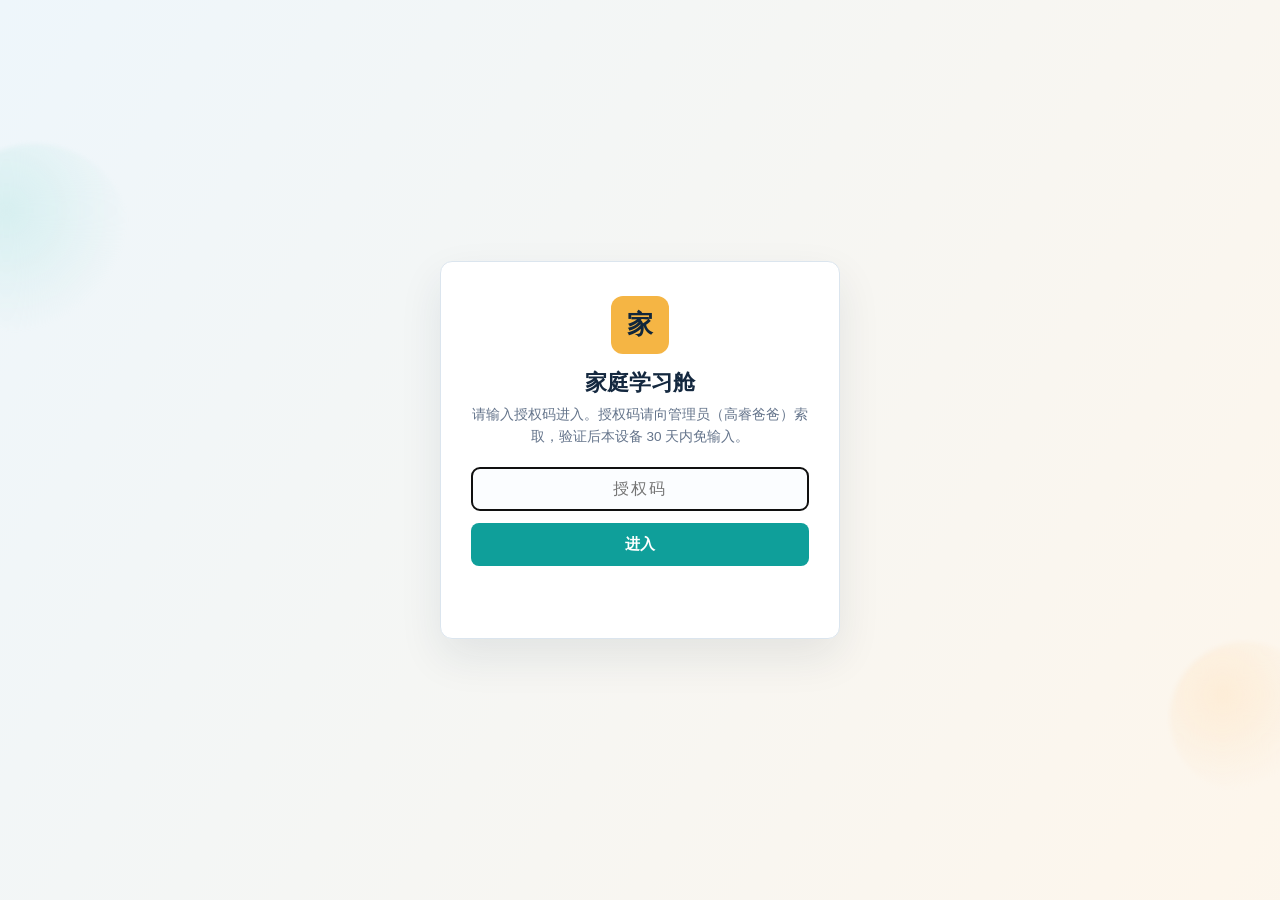
<file: index.html>
<!doctype html>
<html lang="zh-CN">
  <head>
    <meta charset="UTF-8" />
    <meta name="viewport" content="width=device-width, initial-scale=1.0" />
    <title>高睿暑假学习舱</title>
    <link rel="icon" href="data:," />
    <link rel="stylesheet" href="./styles.css" />
  </head>
  <body>
    <script src="./auth.js"></script>
    <div class="app-shell">
      <aside class="sidebar">
        <div class="brand">
          <div class="brand-mark">睿</div>
          <div>
            <h1>高睿暑假学习舱</h1>
            <p>八升九 · GIC / IG 预习</p>
          </div>
        </div>

        <nav class="subject-nav" aria-label="科目导航">
          <button class="subject-button active" data-subject="math">数学</button>
          <button class="subject-button" data-subject="english">英语</button>
          <button class="subject-button" data-subject="chinese">语文</button>
          <button class="subject-button" data-subject="physics">物理</button>
          <button class="subject-button" data-subject="chemistry">化学</button>
          <button class="subject-button" data-subject="economics">经济</button>
          <button class="subject-button" data-subject="history">历史</button>
          <button class="subject-button" data-subject="morality">道法</button>
          <button class="subject-button" data-subject="life">德育</button>
        </nav>

        <a class="sidebar-link" href="./home.html">⇄ 切换孩子 · 家庭起始页</a>
        <a class="sidebar-link" href="./report.html?child=__gaorui__">学习报告 · 给家长看</a>
        <a class="sidebar-link" href="./curriculum.html">全学段教材包 · 小学到高中</a>

        <div class="sidebar-note">
          <span>今日原则</span>
          <strong>学一点，测一下，明早复核。</strong>
        </div>
      </aside>

      <main class="workspace">
        <header class="topbar">
          <div>
            <p class="date-line" id="dateLine"></p>
            <h2 id="topGreeting">今天先把学习节奏跑起来</h2>
          </div>
          <div class="progress-card">
            <span>暑假进度</span>
            <strong id="progressDays">— / 56 天</strong>
            <div class="progress-track"><div class="progress-fill" id="progressFill"></div></div>
            <p class="streak-line" id="streakLine"></p>
          </div>
        </header>

        <section class="panel week-panel">
          <div class="section-title">
            <h3>8 周作战图</h3>
            <span>来自暑假计划</span>
          </div>
          <div class="week-strip" id="weekStrip"></div>
          <div class="week-detail" id="weekDetail"></div>
        </section>

        <section class="dashboard-grid">
          <section class="panel today-panel">
            <div class="section-title">
              <h3>今日任务</h3>
              <span>完成后点亮</span>
            </div>
            <div class="task-list" id="taskList"></div>
          </section>

          <section class="panel map-panel">
            <div class="section-title">
              <h3>科目闯关地图</h3>
              <span id="subjectSummary">数学 · 3 个知识点</span>
            </div>
            <div class="quest-map" id="questMap"></div>
          </section>

          <section class="panel lesson-panel">
            <div class="lesson-header">
              <div>
                <span id="lessonSubject">数学</span>
                <h3 id="lessonTitle">一次函数</h3>
              </div>
              <div class="lesson-actions">
                <button class="ghost-button" id="playLesson">播放讲解</button>
                <button class="ghost-button" id="speakLesson">朗读讲解</button>
                <button class="ghost-button" id="markDone">标记已学</button>
              </div>
            </div>
            <p class="one-line" id="lessonOneLine"></p>
            <div class="narration-card">
              <div class="narration-top">
                <span id="animationLabel">分步讲解</span>
                <div class="mini-progress"><div id="animationProgress"></div></div>
              </div>
              <p id="narrationText"></p>
            </div>
            <div class="concept-box" id="conceptBox"></div>
            <h4 class="term-title">本节关键词</h4>
            <div class="term-strip" id="termStrip"></div>
            <div class="lesson-columns">
              <div>
                <h4>生活例子</h4>
                <p id="lessonExample"></p>
              </div>
              <div>
                <h4>易错提醒</h4>
                <p id="mistakeText"></p>
              </div>
            </div>
            <div class="review-block">
              <h4>明天复核</h4>
              <ul id="reviewPoints"></ul>
            </div>
          </section>

          <section class="panel quiz-panel">
            <div class="section-title">
              <h3>今日小测</h3>
              <span>提交后立刻判分</span>
            </div>
            <div id="quizBox"></div>
            <button class="primary-button" id="submitQuiz">提交小测</button>
            <p class="quiz-result" id="quizResult"></p>
          </section>

          <section class="panel review-panel">
            <div class="section-title">
              <h3>明早复核队列</h3>
              <span>错题自动收集</span>
            </div>
            <ol id="reviewQueue"></ol>
          </section>
        </section>
      </main>
    </div>

    <script src="./quiz-engine.js"></script>
    <script src="./script.js"></script>
  </body>
</html>
</file>
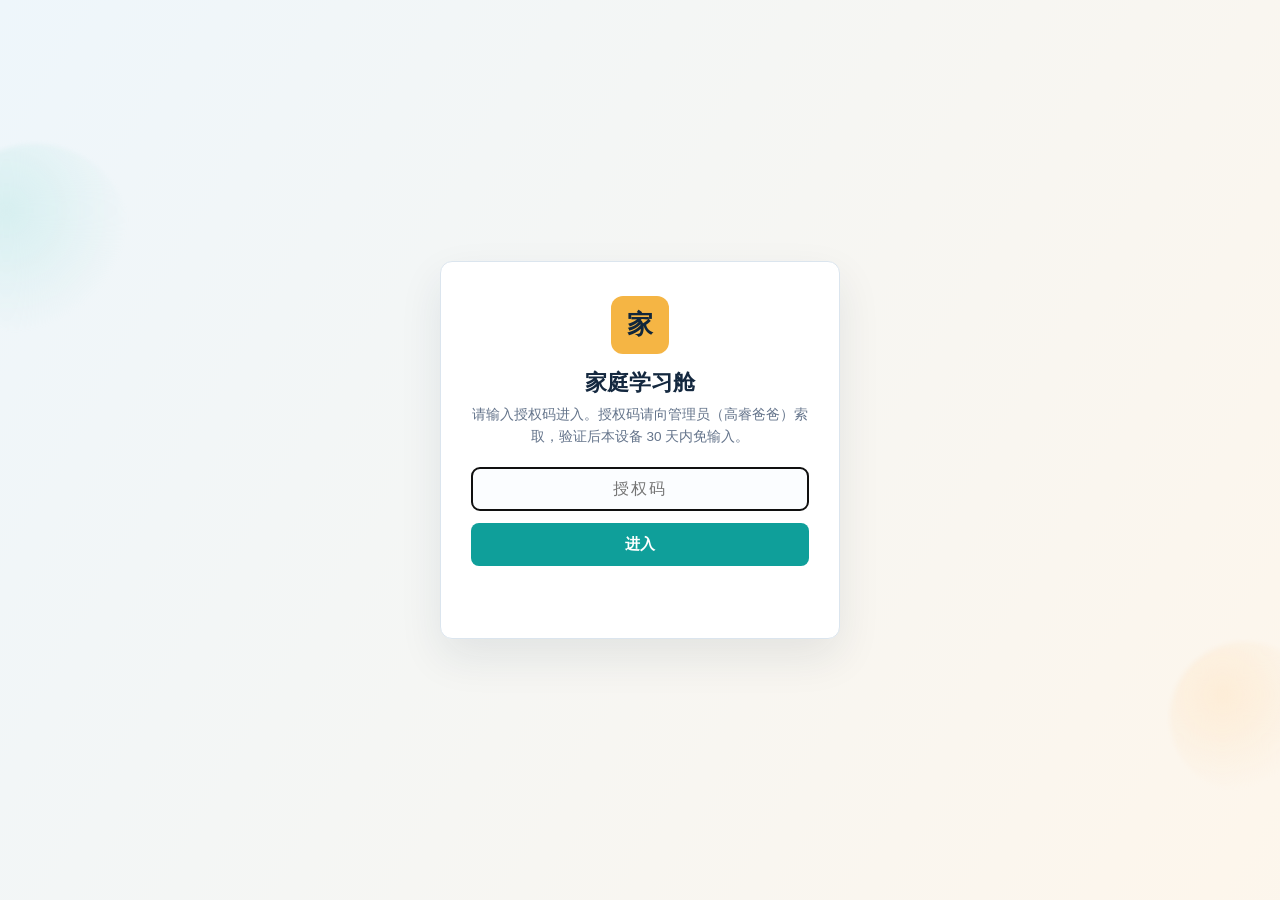
<file: curriculum.html>
<!doctype html>
<html lang="zh-CN">
  <head>
    <meta charset="UTF-8" />
    <meta name="viewport" content="width=device-width, initial-scale=1.0" />
    <title>全学段教材包 · 人教/统编课程分类</title>
    <link rel="icon" href="data:," />
    <style>
      :root {
        --bg: #f7fafc;
        --panel: #ffffff;
        --ink: #14283f;
        --muted: #64748b;
        --line: #dbe5ee;
        --teal: #0f9f9a;
        --teal-soft: #e7f7f5;
        --amber: #d88a18;
        --amber-soft: #fff4df;
        --shadow: 0 18px 44px rgba(21, 45, 70, 0.09);
      }
      * { box-sizing: border-box; }
      body {
        margin: 0;
        min-height: 100vh;
        background:
          linear-gradient(rgba(20, 40, 63, 0.035) 1px, transparent 1px),
          linear-gradient(90deg, rgba(20, 40, 63, 0.035) 1px, transparent 1px),
          var(--bg);
        background-size: 28px 28px;
        color: var(--ink);
        font-family: -apple-system, BlinkMacSystemFont, "PingFang SC", "Microsoft YaHei", sans-serif;
      }
      .wrap { max-width: 1080px; margin: 0 auto; padding: 28px 20px 60px; }
      .top {
        display: flex; justify-content: space-between; align-items: center;
        gap: 16px; flex-wrap: wrap; margin-bottom: 18px;
      }
      .brand { display: flex; align-items: center; gap: 12px; }
      .brand-mark {
        width: 44px; height: 44px; display: grid; place-items: center;
        background: #f5b544; color: #10263b; border-radius: 8px;
        font-weight: 800; font-size: 20px;
      }
      h1 { margin: 0; font-size: 24px; }
      .sub { margin: 4px 0 0; color: var(--muted); font-size: 13px; }
      .back-link {
        color: #1f5d8f; text-decoration: none; font-size: 14px;
        background: #edf5ff; border-radius: 7px; padding: 9px 14px;
      }
      .notice {
        background: var(--amber-soft); border: 1px solid #f2dfbd; border-radius: 8px;
        padding: 12px 14px; font-size: 13px; color: #7a5510; line-height: 1.6;
        margin-bottom: 18px;
      }
      .picker {
        background: var(--panel); border: 1px solid var(--line); border-radius: 8px;
        box-shadow: var(--shadow); padding: 18px; margin-bottom: 18px;
      }
      .stage-tabs { display: flex; gap: 8px; flex-wrap: wrap; margin-bottom: 12px; }
      .stage-tab {
        border: 1px solid var(--line); background: #f5f8fb; color: #33506b;
        border-radius: 999px; padding: 9px 18px; font-size: 14px; cursor: pointer;
        font-family: inherit;
      }
      .stage-tab.active { background: var(--teal-soft); border-color: var(--teal); color: #087872; font-weight: 700; }
      .grade-chips { display: flex; gap: 8px; flex-wrap: wrap; }
      .grade-chip {
        border: 1px solid var(--line); background: #ffffff; color: #33506b;
        border-radius: 7px; padding: 8px 14px; font-size: 13px; cursor: pointer;
        font-family: inherit;
      }
      .grade-chip.active { background: var(--ink); border-color: var(--ink); color: #ffffff; font-weight: 700; }
      .toolbar { display: flex; justify-content: space-between; align-items: center; gap: 12px; flex-wrap: wrap; margin: 0 0 14px; }
      .toolbar h2 { margin: 0; font-size: 19px; }
      .copy-btn {
        border: 0; background: var(--teal); color: #ffffff; border-radius: 7px;
        padding: 10px 16px; font-size: 14px; font-weight: 700; cursor: pointer; font-family: inherit;
      }
      .copy-btn.done { background: #28a36a; }
      .subject-grid { display: grid; grid-template-columns: repeat(auto-fill, minmax(310px, 1fr)); gap: 14px; }
      .subject-card {
        background: var(--panel); border: 1px solid var(--line); border-radius: 8px;
        box-shadow: var(--shadow); padding: 16px;
      }
      .subject-card h3 { margin: 0 0 6px; font-size: 16px; }
      .books { color: var(--muted); font-size: 12.5px; margin: 0 0 10px; line-height: 1.5; }
      .focus { display: flex; flex-wrap: wrap; gap: 6px; }
      .chapters { margin-top: 10px; display: flex; flex-direction: column; gap: 6px; }
      .chapters details { background: #f6f9fc; border: 1px solid var(--line); border-radius: 8px; padding: 8px 11px; }
      .chapters summary { cursor: pointer; font-size: 13px; font-weight: 700; color: #0b7c78; }
      .chapters ul { margin: 8px 0 0; padding-left: 18px; }
      .chapters li { font-size: 12.5px; color: #46617c; line-height: 1.7; }
      .resources { margin: 10px 0 0; font-size: 12.5px; color: #7a5410; background: #fff7e9; border-radius: 7px; padding: 8px 11px; line-height: 1.6; }
      .focus span {
        background: var(--teal-soft); color: #087872; border-radius: 6px;
        padding: 4px 9px; font-size: 12.5px;
      }
      .meta-note { margin: 22px 0 0; color: var(--muted); font-size: 12.5px; line-height: 1.7; }
      .loading { color: var(--muted); padding: 30px 0; }
    </style>
  </head>
  <body>
    <script src="./auth.js"></script>
    <div class="wrap">
      <div class="top">
        <div class="brand">
          <div class="brand-mark">材</div>
          <div>
            <h1>全学段教材包</h1>
            <p class="sub">人教/统编常见课程分类 · 小学到高中 12 个年级</p>
          </div>
        </div>
        <div>
          <a class="back-link" href="./home.html">← 起始页</a>
          <a class="back-link" href="./custom.html">添加孩子 →</a>
        </div>
      </div>

      <div class="notice">
        教材包提供的是<strong>课程分类骨架</strong>（科目、册别、学习重点），不是教材原文。各地区、各学校的教材版本、进度和选科组合可能不同，请以学校实际发的教材为准。可点击"复制本年级教材包"，把文本粘贴到学习舱生成器或任何 AI 工具里辅导孩子。
      </div>

      <div class="picker">
        <div class="stage-tabs" id="stageTabs"></div>
        <div class="grade-chips" id="gradeChips"></div>
      </div>

      <div class="toolbar">
        <h2 id="gradeTitle">加载中...</h2>
        <button class="copy-btn" id="copyBtn" hidden>复制本年级教材包</button>
      </div>
      <div class="subject-grid" id="subjectGrid"><p class="loading">正在加载教材包数据...</p></div>
      <p class="meta-note" id="metaNote"></p>
    </div>

    <script>
      (function () {
        "use strict";
        const STAGES = [
          ["primary", "小学"],
          ["junior", "初中"],
          ["senior", "高中"],
        ];
        let packs = {};
        let currentStage = "primary";
        let currentGrade = "";

        const stageTabs = document.getElementById("stageTabs");
        const gradeChips = document.getElementById("gradeChips");
        const gradeTitle = document.getElementById("gradeTitle");
        const subjectGrid = document.getElementById("subjectGrid");
        const metaNote = document.getElementById("metaNote");
        const copyBtn = document.getElementById("copyBtn");

        function esc(v) {
          return String(v == null ? "" : v).replace(/[&<>"']/g, function (c) {
            return { "&": "&amp;", "<": "&lt;", ">": "&gt;", '"': "&quot;", "'": "&#39;" }[c];
          });
        }

        function packText(stageKey, gradeKey) {
          const pack = packs[stageKey];
          const grade = pack.grades[gradeKey];
          const lines = [];
          lines.push("===== 内置教材包：" + pack.meta.name + " / " + gradeKey + " =====");
          lines.push("说明：" + pack.meta.note);
          lines.push("");
          lines.push("年级课程分类：");
          grade.subjects.forEach(function (s) {
            lines.push("- " + s.name);
            lines.push("  教材册别：" + s.books.join("、"));
            lines.push("  学习重点：" + s.focus.join("、"));
            if (s.chapters) {
              Object.keys(s.chapters).forEach(function (bk) {
                lines.push("  " + bk + " 章节：" + s.chapters[bk].join("；"));
              });
            }
            if (s.resources && s.resources.length) {
              lines.push("  推荐辅导资料：" + s.resources.join("、"));
            }
          });
          lines.push("");
          lines.push("生成要求：请结合上述年级课程分类，为孩子生成各科知识点课件、小测题、第二天复核任务；如家长另有学校作业或错题资料，以家长资料优先。");
          return lines.join("\n");
        }

        function render() {
          stageTabs.innerHTML = STAGES.map(function (s) {
            return '<button class="stage-tab ' + (s[0] === currentStage ? "active" : "") + '" data-stage="' + s[0] + '">' + s[1] + "</button>";
          }).join("");
          stageTabs.querySelectorAll(".stage-tab").forEach(function (tab) {
            tab.addEventListener("click", function () {
              currentStage = tab.dataset.stage;
              currentGrade = Object.keys(packs[currentStage].grades)[0];
              render();
            });
          });

          const grades = Object.keys(packs[currentStage].grades);
          if (!grades.includes(currentGrade)) currentGrade = grades[0];
          gradeChips.innerHTML = grades.map(function (g) {
            return '<button class="grade-chip ' + (g === currentGrade ? "active" : "") + '" data-grade="' + esc(g) + '">' + esc(g) + "</button>";
          }).join("");
          gradeChips.querySelectorAll(".grade-chip").forEach(function (chip) {
            chip.addEventListener("click", function () {
              currentGrade = chip.dataset.grade;
              render();
            });
          });

          const pack = packs[currentStage];
          const grade = pack.grades[currentGrade];
          gradeTitle.textContent = currentGrade + " · " + grade.subjects.length + " 个科目";
          copyBtn.hidden = false;
          subjectGrid.innerHTML = grade.subjects.map(function (s) {
            var chapHtml = "";
            if (s.chapters) {
              chapHtml = '<div class="chapters">' + Object.keys(s.chapters).map(function (bk) {
                return '<details><summary>' + esc(bk) + " · " + s.chapters[bk].length + " 章</summary><ul>" +
                  s.chapters[bk].map(function (c) { return "<li>" + esc(c) + "</li>"; }).join("") + "</ul></details>";
              }).join("") + "</div>";
            }
            var resHtml = (s.resources && s.resources.length)
              ? '<p class="resources">📘 推荐教辅：' + s.resources.map(esc).join("、") + "</p>" : "";
            return (
              '<div class="subject-card"><h3>' + esc(s.name) + "</h3>" +
              '<p class="books">册别：' + esc(s.books.join("、")) + "</p>" +
              '<div class="focus">' + s.focus.map(function (f) { return "<span>" + esc(f) + "</span>"; }).join("") + "</div>" +
              chapHtml + resHtml + "</div>"
            );
          }).join("");
          metaNote.textContent = pack.meta.name + " · " + pack.meta.note;
        }

        copyBtn.addEventListener("click", function () {
          const text = packText(currentStage, currentGrade);
          function done() {
            copyBtn.textContent = "已复制，可粘贴到生成器";
            copyBtn.classList.add("done");
            setTimeout(function () {
              copyBtn.textContent = "复制本年级教材包";
              copyBtn.classList.remove("done");
            }, 2200);
          }
          if (navigator.clipboard && navigator.clipboard.writeText) {
            navigator.clipboard.writeText(text).then(done, function () { fallback(); });
          } else {
            fallback();
          }
          function fallback() {
            const ta = document.createElement("textarea");
            ta.value = text;
            document.body.appendChild(ta);
            ta.select();
            try { document.execCommand("copy"); done(); } catch (e) { /* 忽略 */ }
            document.body.removeChild(ta);
          }
        });

        Promise.all(
          STAGES.map(function (s) {
            return fetch("./curriculum-" + s[0] + ".json").then(function (r) {
              if (!r.ok) throw new Error(s[0] + " 加载失败");
              return r.json().then(function (d) { return [s[0], d]; });
            });
          }),
        )
          .then(function (entries) {
            entries.forEach(function (e) { packs[e[0]] = e[1]; });
            currentGrade = Object.keys(packs[currentStage].grades)[0];
            render();
          })
          .catch(function (err) {
            subjectGrid.innerHTML = '<p class="loading">教材包加载失败：' + esc(err.message) + "。请刷新重试。</p>";
          });
      })();
    </script>
  </body>
</html>
</file>
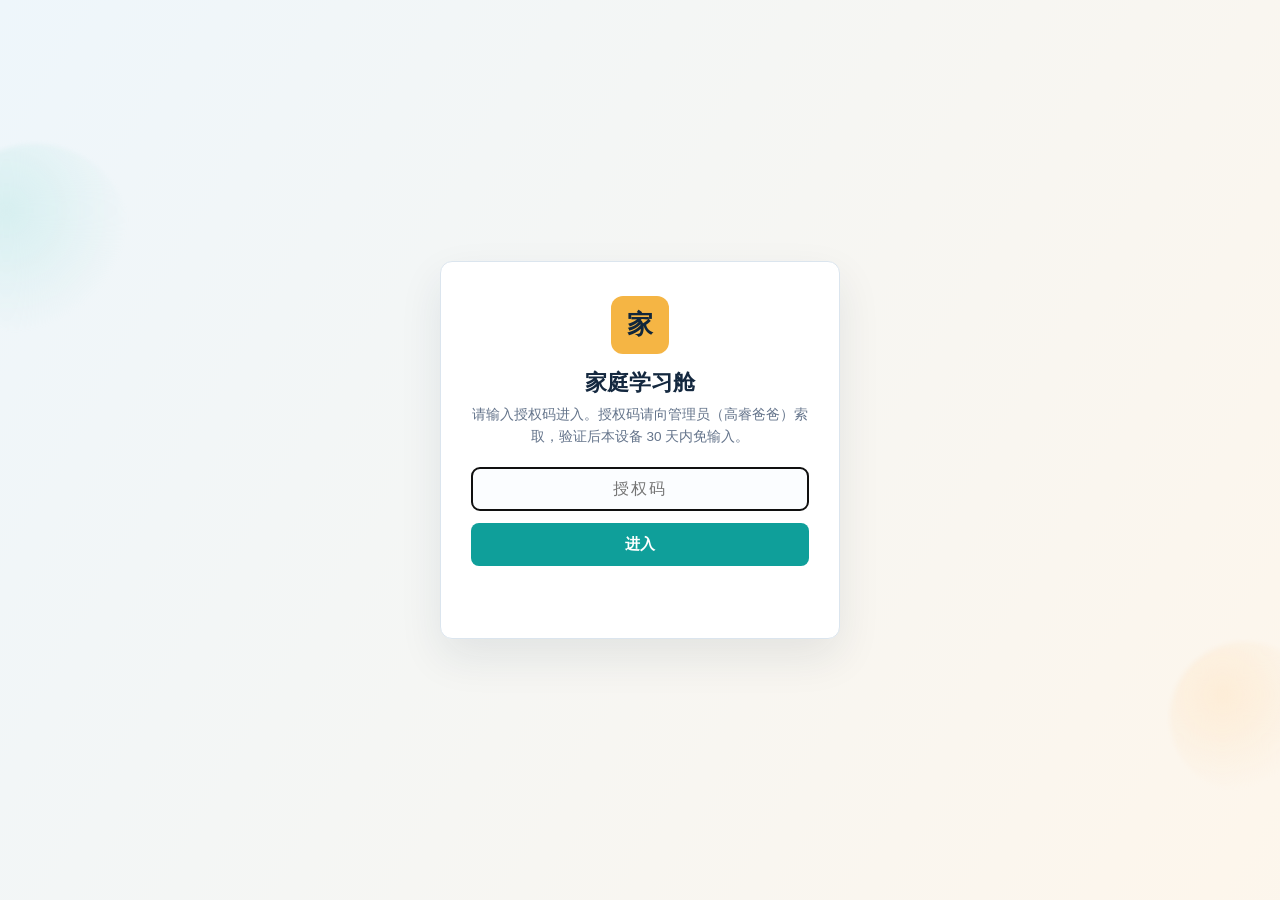
<file: custom.html>
<!doctype html>
<html lang="zh-CN">
  <head>
    <meta charset="UTF-8" />
    <meta name="viewport" content="width=device-width, initial-scale=1.0" />
    <title>个性化学习舱定制 · 按孩子情况自动排课</title>
    <link rel="icon" href="data:," />
    <style>
      :root {
        --bg: #f7fafc; --panel: #ffffff; --ink: #14283f; --muted: #64748b;
        --line: #dbe5ee; --teal: #0f9f9a; --teal-soft: #e7f7f5;
        --amber: #d88a18; --amber-soft: #fff4df;
        --shadow: 0 18px 44px rgba(21, 45, 70, 0.09);
      }
      * { box-sizing: border-box; }
      body {
        margin: 0; min-height: 100vh;
        background:
          linear-gradient(rgba(20, 40, 63, 0.035) 1px, transparent 1px),
          linear-gradient(90deg, rgba(20, 40, 63, 0.035) 1px, transparent 1px),
          var(--bg);
        background-size: 28px 28px;
        color: var(--ink);
        font-family: -apple-system, BlinkMacSystemFont, "PingFang SC", "Microsoft YaHei", sans-serif;
      }
      .wrap { max-width: 980px; margin: 0 auto; padding: 28px 20px 70px; }
      .top { display: flex; justify-content: space-between; align-items: center; gap: 14px; flex-wrap: wrap; margin-bottom: 16px; }
      .brand { display: flex; align-items: center; gap: 12px; }
      .brand-mark { width: 44px; height: 44px; display: grid; place-items: center; background: #f5b544; color: #10263b; border-radius: 8px; font-weight: 800; font-size: 20px; }
      h1 { margin: 0; font-size: 23px; }
      .sub { margin: 4px 0 0; color: var(--muted); font-size: 13px; }
      .top-links { display: flex; gap: 8px; flex-wrap: wrap; }
      .top-links a { color: #1f5d8f; text-decoration: none; font-size: 13px; background: #edf5ff; border-radius: 7px; padding: 9px 13px; }
      .notice { background: var(--amber-soft); border: 1px solid #f2dfbd; border-radius: 8px; padding: 12px 14px; font-size: 13px; color: #7a5510; line-height: 1.65; margin-bottom: 18px; }
      .card { background: var(--panel); border: 1px solid var(--line); border-radius: 8px; box-shadow: var(--shadow); padding: 20px; margin-bottom: 16px; }
      .card h2 { margin: 0 0 4px; font-size: 18px; }
      .card .step-tag { color: var(--teal); font-size: 12px; font-weight: 800; letter-spacing: 1px; }
      .card p.tip { margin: 4px 0 14px; color: var(--muted); font-size: 13px; }
      label { display: block; font-size: 13.5px; color: #33506b; margin-bottom: 12px; }
      input[type="text"], textarea, select {
        width: 100%; margin-top: 6px; border: 1px solid var(--line); border-radius: 7px;
        padding: 10px 12px; font: inherit; font-size: 14px; color: var(--ink); background: #fbfdff;
      }
      textarea { resize: vertical; }
      .two { display: grid; grid-template-columns: 1fr 1fr; gap: 12px; }
      .three { display: grid; grid-template-columns: 1fr 1fr 1fr; gap: 12px; }
      .btn { border: 0; border-radius: 7px; padding: 11px 16px; font: inherit; font-size: 14px; font-weight: 700; cursor: pointer; }
      .btn-teal { background: var(--teal); color: #fff; }
      .btn-dark { background: var(--ink); color: #fff; }
      .btn-ghost { background: #edf5ff; color: #1f5d8f; }
      .btn:disabled { opacity: 0.55; cursor: not-allowed; }
      .status { margin: 10px 0 0; font-size: 13px; color: var(--muted); line-height: 1.6; min-height: 20px; }
      .status.ok { color: #1d7a4f; font-weight: 700; }
      .status.bad { color: #b13c2e; font-weight: 700; }
      .photo-drop { display: block; border: 2px dashed var(--line); border-radius: 8px; padding: 16px; text-align: center; color: var(--muted); font-size: 13px; cursor: pointer; background: #fbfdff; }
      .photo-drop input { display: none; }
      .thumbs { display: flex; gap: 10px; flex-wrap: wrap; margin-top: 12px; }
      .thumb { position: relative; width: 90px; height: 90px; border-radius: 8px; overflow: hidden; border: 1px solid var(--line); }
      .thumb img { width: 100%; height: 100%; object-fit: cover; }
      .thumb button { position: absolute; top: 3px; right: 3px; border: 0; background: rgba(20, 40, 63, 0.75); color: #fff; border-radius: 5px; width: 20px; height: 20px; font-size: 12px; cursor: pointer; line-height: 1; }
      .mode-tabs { display: flex; gap: 8px; margin-bottom: 14px; flex-wrap: wrap; }
      .mode-tab { border: 1px solid var(--line); background: #f5f8fb; color: #33506b; border-radius: 999px; padding: 9px 16px; font-size: 13.5px; cursor: pointer; font-family: inherit; }
      .mode-tab.active { background: var(--teal-soft); border-color: var(--teal); color: #087872; font-weight: 700; }
      .mode-panel[hidden] { display: none; }
      .result-box { margin-top: 14px; padding: 14px; background: var(--teal-soft); border: 1px solid #bfe8e3; border-radius: 8px; }
      .result-box[hidden] { display: none; }
      .result-box strong { display: block; margin-bottom: 8px; }
      .result-actions { display: flex; gap: 10px; flex-wrap: wrap; }
      .result-actions a { text-decoration: none; }
      .curr-row { display: flex; gap: 10px; flex-wrap: wrap; align-items: end; margin-bottom: 6px; }
      .curr-row label { flex: 1; min-width: 160px; margin-bottom: 0; }
      @media (max-width: 700px) { .two, .three { grid-template-columns: 1fr; } }
    </style>
  </head>
  <body>
    <script src="./auth.js"></script>
    <div class="wrap">
      <div class="top">
        <div class="brand">
          <div class="brand-mark">定</div>
          <div>
            <h1>添加孩子 · 个性化学习舱定制</h1>
            <p class="sub">填孩子情况 → 自动分析薄弱点 → 生成有侧重的学习、复习、小测课程</p>
          </div>
        </div>
        <div class="top-links">
          <a href="./home.html">← 起始页</a>
          <a href="./curriculum.html">教材包</a>
        </div>
      </div>

      <div class="notice">
        填得越具体，生成的课程越贴合孩子。生成的学习舱会根据<strong>学科长短处和成绩偏差</strong>自动调整：薄弱科目多排知识点、标注"补差重点"、小测更密集；优势科目少排、以巩固拔高为主。所有信息只在你的浏览器和你选择的 AI 之间传输，本页面不保存到任何服务器。
      </div>

      <!-- Step 1 孩子情况 -->
      <div class="card">
        <span class="step-tag">STEP 01</span>
        <h2>孩子情况</h2>
        <p class="tip">带 * 为必填，其余越详细越好。内容会自动保存在本机浏览器，下次打开不用重填。</p>
        <div class="three">
          <label>* 孩子姓名<input type="text" id="pName" placeholder="例如：小明" /></label>
          <label>* 年龄 / 年级<input type="text" id="pGrade" placeholder="例如：13 岁 / 初一升初二" /></label>
          <label>学习周期（天）<input type="text" id="pDays" value="30" /></label>
        </div>
        <label>* 目前学习状态说明<textarea id="pStatus" rows="3" placeholder="例如：上学期期末排名中游，学习主动性一般，做作业容易拖拉，需要每天有明确任务清单。"></textarea></label>
        <label>* 学科长处与短处<textarea id="pStrength" rows="3" placeholder="例如：数学计算好但几何证明弱；语文阅读理解可以，作文偏弱；英语单词量不够，听力还行。"></textarea></label>
        <label>成绩偏差说明<textarea id="pScores" rows="3" placeholder="例如：数学 85/100（班平均 90），英语 72/100（班平均 85，偏差最大），语文 88/100（正常）。"></textarea></label>
        <label>补课目标（可选）<textarea id="pGoal" rows="2" placeholder="例如：一个月内把英语单词和数学几何补上来，开学摸底考进班级前 15。"></textarea></label>
      </div>

      <!-- Step 2 成绩单照片 + 教材包 -->
      <div class="card">
        <span class="step-tag">STEP 02</span>
        <h2>成绩单照片与教材范围</h2>
        <p class="tip">成绩单、试卷、错题本都可以拍照放进来（最多 4 张，自动压缩）。再选孩子所在年级的教材包，AI 会据此圈定知识点范围。</p>
        <label class="photo-drop">
          <input type="file" id="photoInput" accept="image/*" multiple />
          <strong>点击上传成绩单 / 试卷照片</strong><br />支持 jpg / png，最多 4 张
        </label>
        <div class="thumbs" id="thumbs"></div>
        <div class="curr-row">
          <label>学段
            <select id="stageSel">
              <option value="primary">小学</option>
              <option value="junior" selected>初中</option>
              <option value="senior">高中</option>
            </select>
          </label>
          <label>年级<select id="gradeSel"></select></label>
          <button class="btn btn-ghost" id="addPackBtn" type="button">加入该年级教材包</button>
        </div>
        <div class="curr-row">
          <label>我的资料包（支持 PDF / Word / Excel / PPT / 图片照片 / 压缩包，最大 100MB，本机解析保存）
            <select id="myPackSel"><option value="">— 还没有导入 —</option></select>
          </label>
          <button class="btn btn-ghost" id="addMyPackBtn" type="button">加入</button>
          <button class="btn btn-ghost" id="importPackBtn" type="button">导入新资料包</button>
          <button class="btn btn-ghost" id="delPackBtn" type="button">删除</button>
          <input type="file" id="packFile" accept=".txt,.md,.json,.csv,.pdf,.docx,.doc,.xlsx,.xls,.pptx,.ppt,.zip,.png,.jpg,.jpeg,.webp,.gif,.bmp" hidden />
        </div>
        <p class="hint" id="packHint">图片/照片和扫描件 PDF 需要已填视觉模型的 API Key（推荐通义）才能识别文字；老格式 .doc/.ppt 建议另存为 .docx/.pptx 再导入。</p>
        <label>补充资料（可选：作业清单、老师要求、错题文字）<textarea id="pMaterials" rows="6" placeholder="选了教材包会自动填在这里，也可以自己补充。"></textarea></label>
      </div>

      <!-- Step 3 生成 -->
      <div class="card">
        <span class="step-tag">STEP 03</span>
        <h2>生成个性化学习舱</h2>
        <div class="mode-tabs">
          <button class="mode-tab active" data-mode="api" type="button">方式一：填 API Key 自动生成</button>
          <button class="mode-tab" data-mode="paste" type="button">方式二：没有 Key，用任意 AI 中转</button>
        </div>

        <div class="mode-panel" id="apiPanel">
          <p class="tip">大模型任选：推荐通义千问（<a href="https://bailian.console.aliyun.com/" target="_blank" rel="noopener">百炼控制台</a>免费申请 Key，已验证支持网页直连）。其他供应商如提示"无法连接"，说明该接口不允许浏览器直接调用，请换回通义。Key 只在请求时发给所选供应商，不会上传到其他地方。</p>
          <div class="two">
            <label>模型供应商
              <select id="providerSel">
                <option value="qwen" selected>通义千问（推荐，已验证）</option>
                <option value="deepseek">DeepSeek</option>
                <option value="kimi">Kimi / Moonshot</option>
                <option value="doubao">豆包 / 火山方舟</option>
                <option value="custom">自定义（OpenAI 兼容接口）</option>
              </select>
            </label>
            <label>接口地址 Endpoint<input type="text" id="endpointInput" autocomplete="off" /></label>
          </div>
          <div class="two">
            <label>API Key<input type="text" id="apiKey" placeholder="sk-..." autocomplete="off" /></label>
            <label>模型名（可改）<input type="text" id="modelName" placeholder="留空用该供应商默认模型" /></label>
          </div>
          <button class="btn btn-teal" id="genBtn" type="button">分析孩子情况并生成学习舱</button>
        </div>

        <div class="mode-panel" id="pastePanel" hidden>
          <p class="tip">第 1 步：点下面按钮复制"完整分析提示词"，粘贴给任意 AI（通义 App、Kimi、豆包、ChatGPT 都行）；有成绩单照片的，把照片也一起发给它。第 2 步：把 AI 返回的 JSON 全文粘贴回下面输入框，点生成。</p>
          <button class="btn btn-ghost" id="copyPromptBtn" type="button">第 1 步：复制完整分析提示词</button>
          <label style="margin-top:12px">第 2 步：粘贴 AI 返回的 JSON<textarea id="pasteJson" rows="7" placeholder='粘贴以 {"subjects": ... 开头的完整内容'></textarea></label>
          <button class="btn btn-teal" id="pasteGenBtn" type="button">用粘贴的结果生成学习舱</button>
        </div>

        <p class="status" id="status">先把 Step 01 的必填项填好。</p>
        <div class="result-box" id="resultBox" hidden>
          <strong id="resultTitle">学习舱已生成</strong>
          <div class="result-actions">
            <button class="btn btn-teal" id="saveFamilyBtn" type="button">保存到家庭学习舱（推荐）</button>
            <a class="btn btn-dark" id="downloadLink" download="学习舱.html">下载单文件网页</a>
            <button class="btn btn-ghost" id="previewBtn" type="button">新窗口预览</button>
          </div>
          <p class="status" id="saveStatus"></p>
        </div>
      </div>

      <div class="notice" style="margin-top:2px">
        提示：AI 生成的课程内容供家庭辅导参考，具体知识点表述请家长抽查核对；生成的网页是单文件，发给孩子后双击即可离线使用，学习进度保存在孩子设备的浏览器里。
      </div>
    </div>

    <script>
      (function () {
        "use strict";
        var $ = function (id) { return document.getElementById(id); };
        var statusEl = $("status");
        var photos = []; // dataURL 列表
        var packs = {};
        var podAssets = null;
        var latestUrl = "";

        /* ---------- 模型供应商预设 ---------- */
        var PROVIDERS = {
          qwen: { endpoint: "https://dashscope.aliyuncs.com/compatible-mode/v1/chat/completions", model: "qwen-plus", vision: "qwen-vl-plus" },
          deepseek: { endpoint: "https://api.deepseek.com/v1/chat/completions", model: "deepseek-chat", vision: "" },
          kimi: { endpoint: "https://api.moonshot.cn/v1/chat/completions", model: "moonshot-v1-32k", vision: "" },
          doubao: { endpoint: "https://ark.cn-beijing.volces.com/api/v3/chat/completions", model: "doubao-seed-1-6-250615", vision: "doubao-seed-1-6-250615" },
          custom: { endpoint: "", model: "", vision: "" },
        };
        function currentAI() {
          var p = PROVIDERS[$("providerSel").value] || PROVIDERS.qwen;
          var endpoint = $("endpointInput").value.trim() || p.endpoint;
          var model = $("modelName").value.trim() || (photos.length && p.vision ? p.vision : p.model);
          return { endpoint: endpoint, model: model, apiKey: $("apiKey").value.trim(), provider: $("providerSel").value };
        }
        $("providerSel").addEventListener("change", function () {
          var p = PROVIDERS[$("providerSel").value] || PROVIDERS.custom;
          $("endpointInput").value = p.endpoint;
          $("modelName").placeholder = p.model ? "留空默认 " + p.model : "必填模型名";
        });
        $("endpointInput").value = PROVIDERS.qwen.endpoint;

        function setStatus(text, cls) {
          statusEl.textContent = text;
          statusEl.className = "status" + (cls ? " " + cls : "");
        }
        function esc(v) {
          return String(v == null ? "" : v).replace(/[&<>"']/g, function (c) {
            return { "&": "&amp;", "<": "&lt;", ">": "&gt;", '"': "&quot;", "'": "&#39;" }[c];
          });
        }

        /* ---------- 草稿自动保存 ---------- */
        var FIELDS = ["pName", "pGrade", "pDays", "pStatus", "pStrength", "pScores", "pGoal", "pMaterials"];
        try {
          var draft = JSON.parse(localStorage.getItem("custom:draft") || "{}");
          FIELDS.forEach(function (f) { if (draft[f]) $(f).value = draft[f]; });
        } catch (e) { /* 忽略 */ }
        FIELDS.forEach(function (f) {
          $(f).addEventListener("input", function () {
            try {
              var d = {};
              FIELDS.forEach(function (k) { d[k] = $(k).value; });
              localStorage.setItem("custom:draft", JSON.stringify(d));
            } catch (e) { /* 忽略 */ }
          });
        });

        /* ---------- 成绩单照片 ---------- */
        $("photoInput").addEventListener("change", function () {
          var files = Array.prototype.slice.call($("photoInput").files);
          files.forEach(function (file) {
            if (photos.length >= 4) return;
            var reader = new FileReader();
            reader.onload = function () {
              var img = new Image();
              img.onload = function () {
                var max = 1280;
                var scale = Math.min(1, max / Math.max(img.width, img.height));
                var canvas = document.createElement("canvas");
                canvas.width = Math.round(img.width * scale);
                canvas.height = Math.round(img.height * scale);
                canvas.getContext("2d").drawImage(img, 0, 0, canvas.width, canvas.height);
                photos.push(canvas.toDataURL("image/jpeg", 0.82));
                renderThumbs();
              };
              img.src = reader.result;
            };
            reader.readAsDataURL(file);
          });
          $("photoInput").value = "";
        });
        function renderThumbs() {
          $("thumbs").innerHTML = photos.map(function (p, i) {
            return '<div class="thumb"><img src="' + p + '" alt="成绩单' + (i + 1) + '" /><button data-i="' + i + '" type="button">×</button></div>';
          }).join("");
          Array.prototype.forEach.call($("thumbs").querySelectorAll("button"), function (b) {
            b.addEventListener("click", function () { photos.splice(Number(b.dataset.i), 1); renderThumbs(); });
          });
        }

        /* ---------- 教材包 ---------- */
        function loadPacks() {
          Promise.all(["primary", "junior", "senior"].map(function (s) {
            return fetch("./curriculum-" + s + ".json").then(function (r) { return r.json(); }).then(function (d) { return [s, d]; });
          })).then(function (entries) {
            entries.forEach(function (e) { packs[e[0]] = e[1]; });
            refreshGrades();
          }).catch(function () { setStatus("教材包加载失败，可忽略，直接在补充资料里写明年级科目。", "bad"); });
        }
        function refreshGrades() {
          var pack = packs[$("stageSel").value];
          if (!pack) return;
          $("gradeSel").innerHTML = Object.keys(pack.grades).map(function (g) {
            return '<option value="' + esc(g) + '">' + esc(g) + "</option>";
          }).join("");
        }
        $("stageSel").addEventListener("change", refreshGrades);
        $("addPackBtn").addEventListener("click", function () {
          var pack = packs[$("stageSel").value];
          var gradeKey = $("gradeSel").value;
          if (!pack || !gradeKey) { setStatus("教材包还没加载好，稍等或刷新。", "bad"); return; }
          var grade = pack.grades[gradeKey];
          var lines = ["===== 教材包：" + pack.meta.name + " / " + gradeKey + " =====", "说明：" + pack.meta.note, ""];
          grade.subjects.forEach(function (s) {
            lines.push("【" + s.name + "】册别：" + s.books.join("、"));
            lines.push("　学习重点：" + s.focus.join("、"));
            if (s.chapters) {
              Object.keys(s.chapters).forEach(function (bk) {
                lines.push("　" + bk + " 章节：" + s.chapters[bk].join("；"));
              });
            }
            if (s.resources && s.resources.length) {
              lines.push("　推荐辅导资料：" + s.resources.join("、"));
            }
            lines.push("");
          });
          $("pMaterials").value += ($("pMaterials").value ? "\n\n" : "") + lines.join("\n");
          $("pMaterials").dispatchEvent(new Event("input"));
          setStatus("已加入 " + gradeKey + " 教材包（" + grade.subjects.length + " 个科目，含分册章节和教辅推荐）。", "ok");
        });
        loadPacks();

        /* ---------- 我的资料包（用户自己导入，本机保存） ---------- */
        function myPacks() {
          try { return JSON.parse(localStorage.getItem("family:packs") || "[]"); } catch (e) { return []; }
        }
        function saveMyPacks(list) {
          try { localStorage.setItem("family:packs", JSON.stringify(list)); return true; }
          catch (e) { setStatus("保存失败：浏览器存储空间不足，请删除旧资料包。", "bad"); return false; }
        }
        function renderMyPacks() {
          var list = myPacks();
          $("myPackSel").innerHTML = list.length
            ? list.map(function (p, i) { return '<option value="' + i + '">' + esc(p.name) + "（" + Math.round(p.text.length / 1000) + " 千字）</option>"; }).join("")
            : '<option value="">— 还没有导入 —</option>';
        }
        /* ---- 多格式解析器：PDF/Word/Excel/PPT/图片/压缩包 → 文本 ---- */
        var LIBS = {
          jszip: { url: "https://cdnjs.cloudflare.com/ajax/libs/jszip/3.10.1/jszip.min.js", g: "JSZip" },
          pdfjs: { url: "https://cdnjs.cloudflare.com/ajax/libs/pdf.js/3.11.174/pdf.min.js", g: "pdfjsLib" },
          mammoth: { url: "https://cdnjs.cloudflare.com/ajax/libs/mammoth/1.6.0/mammoth.browser.min.js", g: "mammoth" },
          xlsx: { url: "https://cdnjs.cloudflare.com/ajax/libs/xlsx/0.18.5/xlsx.full.min.js", g: "XLSX" },
        };
        var PDF_WORKER = "https://cdnjs.cloudflare.com/ajax/libs/pdf.js/3.11.174/pdf.worker.min.js";
        function loadLib(name) {
          if (window[LIBS[name].g]) return Promise.resolve();
          return new Promise(function (resolve, reject) {
            var s = document.createElement("script");
            s.src = LIBS[name].url;
            s.onload = resolve;
            s.onerror = function () { reject(new Error("解析组件(" + name + ")加载失败，请检查网络后重试")); };
            document.head.appendChild(s);
          });
        }
        function extOf(n) { return (String(n).split(".").pop() || "").toLowerCase(); }

        async function parsePdf(name, buf, out) {
          await loadLib("pdfjs");
          window.pdfjsLib.GlobalWorkerOptions.workerSrc = PDF_WORKER;
          var pdf = await window.pdfjsLib.getDocument({ data: buf }).promise;
          var pages = Math.min(pdf.numPages, 120);
          var texts = [];
          for (var i = 1; i <= pages; i++) {
            setStatus("正在解析 " + name + " 第 " + i + "/" + pages + " 页...");
            var tc = await (await pdf.getPage(i)).getTextContent();
            texts.push(tc.items.map(function (it) { return it.str; }).join(" "));
          }
          var t = texts.join("\n");
          if (t.replace(/\s/g, "").length < 30) out.skipped.push(name + "（PDF 无可提取文字，可能是扫描件；请把关键页截图成图片导入，走图像识别）");
          else out.parts.push({ name: name + (pdf.numPages > pages ? "（前" + pages + "页）" : ""), text: t });
        }
        async function parsePptx(name, buf, out) {
          await loadLib("jszip");
          var zip = await window.JSZip.loadAsync(buf);
          var slides = Object.keys(zip.files).filter(function (k) { return /^ppt\/slides\/slide\d+\.xml$/.test(k); })
            .sort(function (a, b) { return parseInt(a.match(/\d+/)[0], 10) - parseInt(b.match(/\d+/)[0], 10); });
          var texts = [];
          for (var i = 0; i < slides.length; i++) {
            var xml = await zip.files[slides[i]].async("string");
            var m, seg = [];
            var re = /<a:t[^>]*>([^<]*)<\/a:t>/g;
            while ((m = re.exec(xml))) seg.push(m[1]);
            if (seg.length) texts.push("【第 " + (i + 1) + " 页】" + seg.join(" "));
          }
          if (!texts.length) out.skipped.push(name + "（PPT 内没有可提取文字）");
          else out.parts.push({ name: name, text: texts.join("\n") });
        }
        async function parseEntry(name, buf, out, depth) {
          var ext = extOf(name);
          try {
            if (["txt", "md", "csv", "json"].indexOf(ext) >= 0) {
              out.parts.push({ name: name, text: new TextDecoder("utf-8").decode(buf) });
            } else if (ext === "pdf") {
              await parsePdf(name, buf, out);
            } else if (ext === "docx") {
              await loadLib("mammoth");
              var r = await window.mammoth.extractRawText({ arrayBuffer: buf });
              out.parts.push({ name: name, text: r.value });
            } else if (ext === "xlsx" || ext === "xls") {
              await loadLib("xlsx");
              var wb = window.XLSX.read(new Uint8Array(buf), { type: "array" });
              var texts = wb.SheetNames.slice(0, 10).map(function (sn) {
                return "【工作表 " + sn + "】\n" + window.XLSX.utils.sheet_to_csv(wb.Sheets[sn]).slice(0, 30000);
              });
              out.parts.push({ name: name, text: texts.join("\n") });
            } else if (ext === "pptx") {
              await parsePptx(name, buf, out);
            } else if (ext === "zip") {
              if (depth >= 1) { out.skipped.push(name + "（不支持压缩包套压缩包）"); return; }
              await loadLib("jszip");
              var zip = await window.JSZip.loadAsync(buf);
              var entries = Object.keys(zip.files).filter(function (k) {
                return !zip.files[k].dir && k.indexOf("__MACOSX") !== 0 && k.split("/").pop().indexOf(".") !== 0;
              }).slice(0, 100);
              for (var i = 0; i < entries.length; i++) {
                setStatus("正在解析压缩包内文件 " + (i + 1) + "/" + entries.length + "：" + entries[i]);
                await parseEntry(entries[i], await zip.files[entries[i]].async("arraybuffer"), out, depth + 1);
              }
            } else if (["png", "jpg", "jpeg", "webp", "gif", "bmp"].indexOf(ext) >= 0) {
              if (out.imageBufs.length >= 20) out.skipped.push(name + "（图片超过 20 张上限）");
              else out.imageBufs.push({ name: name, buf: buf, ext: ext });
            } else if (ext === "doc" || ext === "ppt") {
              out.skipped.push(name + "（老格式，请用 WPS/Office 另存为 ." + ext + "x 后再导入）");
            } else {
              out.skipped.push(name + "（不支持的格式）");
            }
          } catch (e) {
            out.skipped.push(name + "（解析失败：" + e.message + "）");
          }
        }
        function bufToDataUrl(entry) {
          return new Promise(function (resolve, reject) {
            var blob = new Blob([entry.buf]);
            var img = new Image();
            var url = URL.createObjectURL(blob);
            img.onload = function () {
              var max = 1280;
              var scale = Math.min(1, max / Math.max(img.width, img.height));
              var canvas = document.createElement("canvas");
              canvas.width = Math.round(img.width * scale);
              canvas.height = Math.round(img.height * scale);
              canvas.getContext("2d").drawImage(img, 0, 0, canvas.width, canvas.height);
              URL.revokeObjectURL(url);
              resolve(canvas.toDataURL("image/jpeg", 0.82));
            };
            img.onerror = function () { URL.revokeObjectURL(url); reject(new Error("图片无法解码")); };
            img.src = url;
          });
        }
        async function ocrImages(out) {
          if (!out.imageBufs.length) return;
          var ai = currentAI();
          var vision = $("modelName").value.trim() || (PROVIDERS[ai.provider] || {}).vision;
          if (!ai.apiKey || !vision) {
            out.skipped.push(out.imageBufs.length + " 张图片（识别图片文字需要在上方 Step 03 填好支持视觉的模型和 API Key，推荐通义）");
            return;
          }
          for (var i = 0; i < out.imageBufs.length; i += 4) {
            var batch = out.imageBufs.slice(i, i + 4);
            setStatus("正在用 AI 识别图片文字 " + Math.min(i + 4, out.imageBufs.length) + "/" + out.imageBufs.length + "（每批约 20-40 秒）...");
            try {
              var urls = [];
              for (var j = 0; j < batch.length; j++) urls.push(await bufToDataUrl(batch[j]));
              var content = [{ type: "text", text: "把这些图片中的全部文字和关键内容完整整理为文本，保留题号和结构，按图片顺序输出，每张图片以【图片N】开头。" }]
                .concat(urls.map(function (u) { return { type: "image_url", image_url: { url: u } }; }));
              var resp = await fetch(ai.endpoint, {
                method: "POST",
                headers: { "Content-Type": "application/json", Authorization: "Bearer " + ai.apiKey },
                body: JSON.stringify({ model: vision, messages: [{ role: "user", content: content }] }),
              });
              var data = await resp.json();
              if (!resp.ok) throw new Error((data.error && data.error.message) || "接口 " + resp.status);
              out.parts.push({ name: batch.map(function (b) { return b.name; }).join("、"), text: data.choices[0].message.content });
            } catch (e) {
              out.skipped.push(batch.map(function (b) { return b.name; }).join("、") + "（图片识别失败：" + e.message + "）");
            }
          }
        }

        $("importPackBtn").addEventListener("click", function () { $("packFile").click(); });
        $("packFile").addEventListener("change", async function () {
          var file = $("packFile").files[0];
          $("packFile").value = "";
          if (!file) return;
          if (file.size > 100 * 1024 * 1024) { setStatus("文件超过 100MB 上限。", "bad"); return; }
          $("importPackBtn").disabled = true;
          setStatus("正在读取 " + file.name + "（" + Math.round(file.size / 1024 / 1024) + "MB）...");
          try {
            var out = { parts: [], skipped: [], imageBufs: [] };
            await parseEntry(file.name, await file.arrayBuffer(), out, 0);
            await ocrImages(out);
            if (!out.parts.length) {
              setStatus("没有解析出任何文字。" + (out.skipped.length ? "跳过：" + out.skipped.join("；") : ""), "bad");
              return;
            }
            var full = out.parts.map(function (p) { return "===== " + p.name + " =====\n" + p.text.trim(); }).join("\n\n");
            var truncated = full.length > 200000;
            var name = prompt("解析完成（共 " + out.parts.length + " 个文件、约 " + Math.round(full.length / 1000) + " 千字）。给这个资料包起个名字：",
              file.name.replace(/\.[^.]+$/, "")) || file.name;
            var list = myPacks();
            list.push({ name: name.trim(), text: full.slice(0, 200000), ts: Date.now() });
            if (saveMyPacks(list)) {
              renderMyPacks();
              $("myPackSel").value = String(list.length - 1);
              setStatus("资料包「" + name + "」已导入。" +
                (truncated ? "内容较多已保留前 20 万字。" : "") +
                (out.skipped.length ? "跳过 " + out.skipped.length + " 项：" + out.skipped.slice(0, 3).join("；") + (out.skipped.length > 3 ? " 等" : "") : ""), "ok");
            }
          } catch (e) {
            setStatus("导入失败：" + e.message, "bad");
          } finally {
            $("importPackBtn").disabled = false;
          }
        });
        $("addMyPackBtn").addEventListener("click", function () {
          var list = myPacks();
          var p = list[Number($("myPackSel").value)];
          if (!p) { setStatus("请先导入并选择一个资料包。", "bad"); return; }
          $("pMaterials").value += ($("pMaterials").value ? "\n\n" : "") + "===== 我的资料包：" + p.name + " =====\n" + p.text;
          $("pMaterials").dispatchEvent(new Event("input"));
          setStatus("已加入资料包「" + p.name + "」。", "ok");
        });
        $("delPackBtn").addEventListener("click", function () {
          var list = myPacks();
          var i = Number($("myPackSel").value);
          if (!list[i]) { setStatus("请先选择要删除的资料包。", "bad"); return; }
          if (!confirm("删除资料包「" + list[i].name + "」？")) return;
          list.splice(i, 1);
          if (saveMyPacks(list)) { renderMyPacks(); setStatus("已删除。", "ok"); }
        });
        renderMyPacks();

        /* ---------- 校验与提示词 ---------- */
        function getProfile() {
          return {
            name: $("pName").value.trim(),
            grade: $("pGrade").value.trim(),
            days: $("pDays").value.trim() || "30",
            status: $("pStatus").value.trim(),
            strength: $("pStrength").value.trim(),
            scores: $("pScores").value.trim(),
            goal: $("pGoal").value.trim(),
            materials: $("pMaterials").value.trim(),
          };
        }
        function validate(p) {
          if (!p.name) return "请填写孩子姓名。";
          if (!p.grade) return "请填写年龄/年级。";
          if (!p.status) return "请填写目前学习状态说明。";
          if (!p.strength) return "请填写学科长处与短处。";
          return "";
        }
        function buildPrompt(p) {
          return [
            "你是一名资深的中国家庭教育学习规划师。请根据下面这个孩子的具体情况（包括随附的成绩单/试卷照片，如有），先分析出需要重点补课的学科和知识点，再生成个性化课程数据。",
            "",
            "【孩子情况】",
            "姓名：" + p.name,
            "年龄/年级：" + p.grade,
            "学习周期：" + p.days + " 天",
            "学习状态：" + p.status,
            "学科长处与短处：" + p.strength,
            p.scores ? "成绩偏差说明：" + p.scores : "",
            p.goal ? "补课目标：" + p.goal : "",
            "",
            p.materials ? "【教材范围与补充资料】\n" + p.materials.slice(0, 40000) : "",
            "",
            "【个性化要求（最重要）】",
            "0. ⚠️ 篇幅控制（务必遵守，否则内容会被截断）：本次每科先只生成 2 个知识点（薄弱科目最多 3 个）作为起步；其余知识点孩子进入学习舱后可用“添加学习资料”随时继续生成。请确保输出的 JSON 完整、合法、能被解析。",
            "1. 薄弱科目（根据长短处、成绩偏差、成绩单照片判断）：2-3 个知识点，status 标为“补差重点”，从孩子可能卡住的基础环节讲起。",
            "2. 中等科目：2 个知识点，status 标为“需巩固”。",
            "3. 优势科目：1 个知识点即可，status 标为“巩固拔高”。",
            "4. 每个知识点是一份可学 20-30 分钟的课件，包含：一句话讲清(oneLine)、2-3 节讲解(sections，每节 120-200 字，含概念+1-2 道带过程的例题+易错提醒)、生活例子(example)、3 个分步讲解(steps + narration)、3-5 个关键词(terms)、易错提醒(mistake)、2 条第二天复核任务(review)、5-8 个可考核的考点大纲(points，用于之后 AI 反复出题判定掌握度)、3 道基础选择题(quiz，离线备用)。表述精炼，不要冗长铺陈。",
            "5. 小测答案下标从 0 开始且必须小于选项数，正确答案位置要随机分布。",
            "6. 不能胡编教材内容；不确定的表述要保守。",
            "7. 每科 tasks 给 3-5 条具体可操作的每日任务（标题+说明），贴合该科目和孩子情况。",
            "",
            "请只返回 JSON，不要 Markdown，不要解释，不要在 JSON 之外写任何字。结构：",
            '{"subjects": {"math": {"label": "数学", "tasks": [["任务标题","任务说明"]], "lessons": [{"title": "知识点", "status": "补差重点", "oneLine": "...", "sections": [{"h": "小节标题", "text": "150-300字讲解"}], "example": "...", "steps": ["...","...","..."], "terms": [["关键词","解释"]], "mistake": "...", "narration": ["...","...","..."], "review": ["...","..."], "points": [{"id": "p1", "label": "考点名称"}], "quiz": [["题目",["A","B","C"],0]]}]}}}',
          ].filter(Boolean).join("\n");
        }

        /* ---------- JSON 清洗（与服务端同逻辑） ---------- */
        /* 把可能被截断的片段补齐括号；截断在字符串内则返回 null（该切点不可用） */
        function balanceJson(t) {
          t = t.replace(/,\s*$/, "");
          var inStr = false, esc = false, stack = [];
          for (var i = 0; i < t.length; i++) {
            var c = t[i];
            if (inStr) { if (esc) esc = false; else if (c === "\\") esc = true; else if (c === '"') inStr = false; continue; }
            if (c === '"') inStr = true;
            else if (c === "{") stack.push("}");
            else if (c === "[") stack.push("]");
            else if (c === "}" || c === "]") { if (stack.length) stack.pop(); }
          }
          if (inStr) return null;
          var out = t;
          for (var j = stack.length - 1; j >= 0; j--) out += stack[j];
          return out;
        }
        function extractJson(text) {
          text = String(text).trim().replace(/^```(?:json)?\s*/, "").replace(/\s*```$/, "");
          var s = text.indexOf("{");
          if (s < 0) throw new Error("不是合法 JSON，请确认复制了 AI 返回的完整内容");
          var body = text.slice(s);
          try { return JSON.parse(body); } catch (e) { /* 尝试修复截断 */ }
          var en = body.lastIndexOf("}");
          if (en > 0) { try { return JSON.parse(body.slice(0, en + 1)); } catch (e2) { /* 继续 */ } }
          // 从末尾逐个 “}” 回退，对截断处补齐括号后重试，尽量保住已生成完整的科目
          var idx = body.length;
          for (var attempt = 0; attempt < 600 && idx > 0; attempt++) {
            idx = body.lastIndexOf("}", idx - 1);
            if (idx < 0) break;
            var closed = balanceJson(body.slice(0, idx + 1));
            if (closed) { try { return JSON.parse(closed); } catch (e3) { /* 继续回退 */ } }
          }
          var err = new Error("TRUNCATED");
          err.truncated = true;
          throw err;
        }
        function cleanQuiz(q) {
          try {
            var question, options, answer;
            if (Array.isArray(q) && q.length >= 3) { question = String(q[0]).trim(); options = q[1].slice(0, 4).map(String); answer = parseInt(q[2], 10); }
            else if (q && typeof q === "object") { question = String(q.question || "").trim(); options = (q.options || []).slice(0, 4).map(String); answer = parseInt(q.answerIndex != null ? q.answerIndex : q.answer, 10) || 0; }
            else return null;
            if (!question || options.length < 2 || isNaN(answer) || answer < 0 || answer >= options.length) return null;
            return [question, options, answer];
          } catch (e) { return null; }
        }
        function normalize(raw, p) {
          var subjects = raw && raw.subjects;
          if (!subjects || typeof subjects !== "object") throw new Error("返回缺少 subjects");
          var out = {};
          Object.keys(subjects).forEach(function (key) {
            var s = subjects[key];
            if (!s || typeof s !== "object" || !Array.isArray(s.lessons) || !s.lessons.length) return;
            var tasks = (s.tasks || []).slice(0, 5).map(function (t) {
              if (Array.isArray(t) && t.length >= 2) return [String(t[0]), String(t[1])];
              if (t && typeof t === "object") return [String(t.title || "学习任务"), String(t.detail || "")];
              return null;
            }).filter(Boolean);
            var lessons = s.lessons.slice(0, 8).map(function (l) {
              if (!l || typeof l !== "object") return null;
              var steps = (l.steps || []).slice(0, 4).map(String);
              if (!steps.length) steps = ["看概念", "看例子", "做小测"];
              var quiz = (l.quiz || []).slice(0, 5).map(cleanQuiz).filter(Boolean);
              if (!quiz.length) quiz = [["这个知识点最核心的是？", ["先理解概念", "只背答案", "跳过复核"], 0]];
              var terms = (l.terms || []).slice(0, 8).map(function (t) {
                if (Array.isArray(t) && t.length >= 2) return [String(t[0]), String(t[1])];
                if (t && typeof t === "object") return [String(t.term || ""), String(t.meaning || "")];
                return null;
              }).filter(Boolean);
              var sections = (l.sections || []).slice(0, 6).map(function (s) {
                if (s && typeof s === "object" && (s.text || s.h)) return { h: String(s.h || ""), text: String(s.text || "") };
                return null;
              }).filter(Boolean);
              var points = (l.points || []).slice(0, 8).map(function (pt, pi) {
                if (pt && typeof pt === "object" && pt.label) return { id: String(pt.id || "p" + (pi + 1)), label: String(pt.label) };
                if (typeof pt === "string" && pt) return { id: "p" + (pi + 1), label: pt };
                return null;
              }).filter(Boolean);
              return {
                title: String(l.title || "知识点"), status: String(l.status || "待学习"),
                sections: sections, points: points,
                oneLine: String(l.oneLine || "用一句话说清这个知识点。"), example: String(l.example || "结合生活例子理解。"),
                steps: steps, terms: terms.length ? terms : [[steps[0], "关键步骤"]],
                mistake: String(l.mistake || "不要只记结论，要能说出原因。"),
                narration: (l.narration || []).slice(0, 4).map(String).length ? (l.narration || []).slice(0, 4).map(String) : steps.map(function (st, i) { return "第 " + (i + 1) + " 步：" + st; }),
                review: (l.review || []).slice(0, 5).map(String).length ? (l.review || []).slice(0, 5).map(String) : ["第二天重做错题。", "用自己的话复述概念。"],
                quiz: quiz,
              };
            }).filter(Boolean);
            if (lessons.length) out[key] = { label: String(s.label || key), tasks: tasks, lessons: lessons };
          });
          if (!Object.keys(out).length) throw new Error("返回内容里没有可用课程");
          var days = parseInt(p.days, 10); if (isNaN(days) || days < 1) days = 30; if (days > 365) days = 365;
          var today = new Date();
          var iso = today.getFullYear() + "-" + String(today.getMonth() + 1).padStart(2, "0") + "-" + String(today.getDate()).padStart(2, "0");
          return {
            podId: p.name.replace(/[^\w一-鿿-]+/g, "-") + "-" + iso + "-" + Math.random().toString(16).slice(2, 8),
            generatedAt: iso,
            student: { name: p.name, grade: p.grade, goal: p.goal || "个性化补强计划", days: days },
            subjects: out,
          };
        }

        /* ---------- 组装学习舱 ---------- */
        function loadPodAssets() {
          if (podAssets) return Promise.resolve(podAssets);
          return Promise.all([
            fetch("./pod-template.html").then(function (r) { return r.text(); }),
            fetch("./pod-template.css").then(function (r) { return r.text(); }),
            fetch("./pod-runtime.js").then(function (r) { return r.text(); }),
          ]).then(function (arr) { podAssets = { html: arr[0], css: arr[1], js: arr[2] }; return podAssets; });
        }
        var lastData = null;
        function buildPod(data) {
          lastData = data;
          return loadPodAssets().then(function (a) {
            var title = data.student.name + "学习舱";
            var bootstrap = "window.LEARNING_DATA = " + JSON.stringify(data).replace(/</g, "\\u003c") + ";\n";
            var page = a.html;
            page = page.split("__POD_TITLE__").join(esc(title));
            page = page.split("__POD_SUBTITLE__").join(esc(data.student.grade + " · " + data.student.goal));
            page = page.split("__POD_MARK__").join(esc(data.student.name[0] || "学"));
            page = page.replace("__POD_CSS__", a.css);
            page = page.replace("__POD_SCRIPT__", bootstrap + a.js);
            return { page: page, filename: data.student.name + "-个性化学习舱.html" };
          });
        }
        function offerResult(built) {
          if (latestUrl) URL.revokeObjectURL(latestUrl);
          latestUrl = URL.createObjectURL(new Blob([built.page], { type: "text/html;charset=utf-8" }));
          $("downloadLink").href = latestUrl;
          $("downloadLink").download = built.filename;
          $("resultTitle").textContent = built.filename + " 已生成";
          $("resultBox").hidden = false;
        }
        $("previewBtn").addEventListener("click", function () {
          if (latestUrl) window.open(latestUrl, "_blank");
        });

        /* ---------- 保存到家庭学习舱 ---------- */
        $("saveFamilyBtn").addEventListener("click", function () {
          if (!lastData) return;
          var kids = [];
          try { kids = JSON.parse(localStorage.getItem("family:children") || "[]"); } catch (e) { /* 忽略 */ }
          if (kids.length >= 10) {
            $("saveStatus").textContent = "本设备最多保存 10 个孩子，请先在起始页删除不用的。";
            $("saveStatus").className = "status bad";
            return;
          }
          // 把 AI 配置（供应商接口+模型+Key）存进孩子档案与本设备，学习舱每天 AI 出题要用
          var ai = currentAI();
          if (ai.apiKey) {
            var aiCfg = { endpoint: ai.endpoint, model: $("modelName").value.trim() || (PROVIDERS[ai.provider] || {}).model || "qwen-plus", apiKey: ai.apiKey };
            lastData.ai = aiCfg;
            lastData.apiKey = ai.apiKey; // 兼容旧版
            try {
              localStorage.setItem("family:aiConfig", JSON.stringify(aiCfg));
              localStorage.setItem("family:apiKey", ai.apiKey);
            } catch (e) { /* 忽略 */ }
          }
          if (!kids.some(function (c) { return c.podId === lastData.podId; })) {
            kids.push(lastData);
            try { localStorage.setItem("family:children", JSON.stringify(kids)); } catch (e) {
              $("saveStatus").textContent = "保存失败：浏览器存储空间不足。";
              $("saveStatus").className = "status bad";
              return;
            }
          }
          var url = "./learn.html?child=" + encodeURIComponent(lastData.podId);
          $("saveStatus").innerHTML =
            '已保存！<a href="' + url + '">马上进入 ' +
            String(lastData.student.name).replace(/[&<>"']/g, "") +
            ' 的学习舱 →</a>　或　<a href="./home.html">返回起始页</a>' +
            (lastData.apiKey || localStorage.getItem("family:apiKey")
              ? ""
              : '<br />注意：没有填 API Key，学习舱将无法每天 AI 出新题（只有基础题）。可回到方式一填 Key 后重新保存，或在起始页"AI Key 设置"里补填。');
          $("saveStatus").className = "status ok";
        });

        /* ---------- 方式切换 ---------- */
        Array.prototype.forEach.call(document.querySelectorAll(".mode-tab"), function (tab) {
          tab.addEventListener("click", function () {
            Array.prototype.forEach.call(document.querySelectorAll(".mode-tab"), function (t) { t.classList.toggle("active", t === tab); });
            $("apiPanel").hidden = tab.dataset.mode !== "api";
            $("pastePanel").hidden = tab.dataset.mode !== "paste";
          });
        });

        /* ---------- 方式一：浏览器直连通义 ---------- */
        $("genBtn").addEventListener("click", function () {
          var p = getProfile();
          var err = validate(p);
          if (err) { setStatus(err, "bad"); return; }
          var ai = currentAI();
          if (!ai.apiKey) { setStatus("请填写所选供应商的 API Key，或切换到方式二。", "bad"); return; }
          if (!ai.endpoint) { setStatus("自定义供应商需要填写接口地址。", "bad"); return; }
          if (!ai.model) { setStatus("自定义供应商需要填写模型名。", "bad"); return; }
          if (photos.length && !PROVIDERS[ai.provider].vision && !$("modelName").value.trim()) {
            setStatus("该供应商默认模型不支持读取照片，请删除照片、改用通义、或手动填写支持视觉的模型名。", "bad");
            return;
          }
          var model = ai.model;
          var content;
          if (photos.length) {
            content = [{ type: "text", text: buildPrompt(p) }].concat(photos.map(function (d) { return { type: "image_url", image_url: { url: d } }; }));
          } else {
            content = buildPrompt(p);
          }
          $("genBtn").disabled = true;
          setStatus("正在调用 " + model + " 分析孩子情况并生成课程（约 30-90 秒）...");
          fetch(ai.endpoint, {
            method: "POST",
            headers: { "Content-Type": "application/json", Authorization: "Bearer " + ai.apiKey },
            body: JSON.stringify({ model: model, temperature: 0.4, max_tokens: 8000, messages: [
              { role: "system", content: "你只输出合法且完整的 JSON，不要在 JSON 之外写任何解释文字。" },
              { role: "user", content: content },
            ] }),
          }).then(function (r) {
            return r.json().then(function (d) {
              if (!r.ok) throw new Error((d.error && d.error.message) || ("接口返回 " + r.status));
              return d;
            });
          }).then(function (d) {
            var raw = extractJson(d.choices[0].message.content);
            var data = normalize(raw, p);
            var n = Object.keys(data.subjects || data || {}).length;
            return buildPod(data).then(function (built) { return { built: built, n: n }; });
          }).then(function (res) {
            offerResult(res.built);
            setStatus("生成成功（共 " + res.n + " 个科目的起步课程）！下载发给孩子即可，其余知识点可在学习舱内“添加学习资料”继续生成。", "ok");
          }).catch(function (e) {
            var msg = String(e && e.message || e);
            if (e && e.truncated) {
              setStatus("科目太多，AI 一次生成的内容超长被截断了。请分两次生成：先减少这次加入的科目（比如只留 3-4 个最需要补的），生成后再回来加其余科目；或改用下面“方式二”。", "bad");
            } else if (/Failed to fetch|NetworkError|CORS/i.test(msg)) {
              setStatus("浏览器无法直连模型接口（可能被网络、VPN 或跨域策略拦截）。请关掉 VPN 重试，或切换到“方式二”复制提示词用任意 AI 中转。", "bad");
            } else if (/没有可用课程|缺少 subjects|不是合法 JSON/.test(msg)) {
              setStatus("AI 返回的内容不完整或被截断。请减少这次加入的科目数量后重试，或改用“方式二”。", "bad");
            } else {
              setStatus("生成失败：" + msg + "。可减少科目数量重试，或改用“方式二”。", "bad");
            }
          }).finally(function () { $("genBtn").disabled = false; });
        });

        /* ---------- 方式二：复制提示词 + 粘贴 JSON ---------- */
        $("copyPromptBtn").addEventListener("click", function () {
          var p = getProfile();
          var err = validate(p);
          if (err) { setStatus(err, "bad"); return; }
          var text = buildPrompt(p) + (photos.length ? "\n\n（注意：我会随消息附上孩子的成绩单/试卷照片，请一并分析。）" : "");
          function done() { setStatus("提示词已复制。粘贴给任意 AI" + (photos.length ? "，并把成绩单照片一起发给它" : "") + "，再把返回的 JSON 粘到第 2 步。", "ok"); }
          if (navigator.clipboard && navigator.clipboard.writeText) {
            navigator.clipboard.writeText(text).then(done, function () { fallbackCopy(text, done); });
          } else { fallbackCopy(text, done); }
        });
        function fallbackCopy(text, done) {
          var ta = document.createElement("textarea");
          ta.value = text; document.body.appendChild(ta); ta.select();
          try { document.execCommand("copy"); done(); } catch (e) { setStatus("复制失败，请手动全选复制。", "bad"); }
          document.body.removeChild(ta);
        }
        $("pasteGenBtn").addEventListener("click", function () {
          var p = getProfile();
          var err = validate(p);
          if (err) { setStatus(err, "bad"); return; }
          var raw = $("pasteJson").value.trim();
          if (!raw) { setStatus("请先把 AI 返回的 JSON 粘贴进来。", "bad"); return; }
          try {
            var data = normalize(extractJson(raw), p);
            buildPod(data).then(function (built) {
              offerResult(built);
              setStatus("生成成功！下载后发给孩子即可使用。", "ok");
            });
          } catch (e) {
            setStatus("解析失败：" + e.message + "。请确认粘贴的是完整 JSON（从 { 开始到 } 结束）。", "bad");
          }
        });
      })();
    </script>
  </body>
</html>
</file>
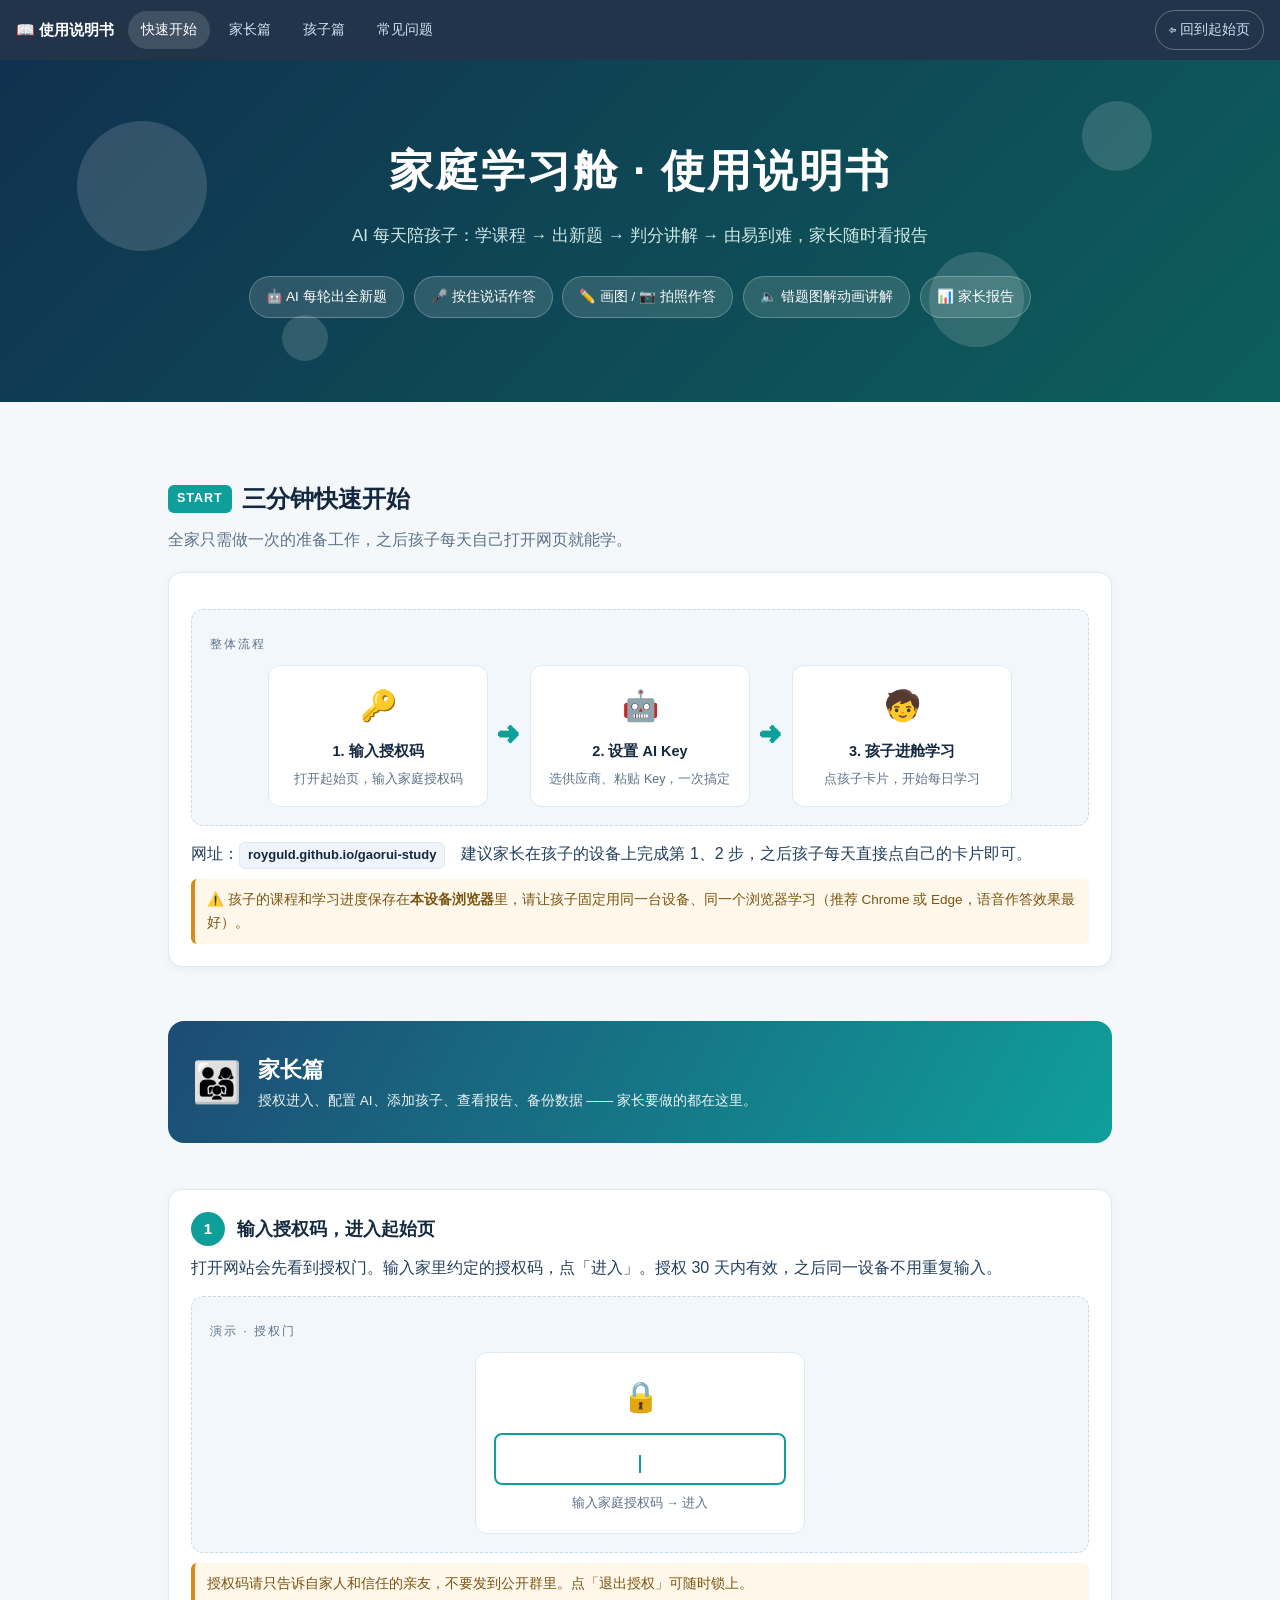
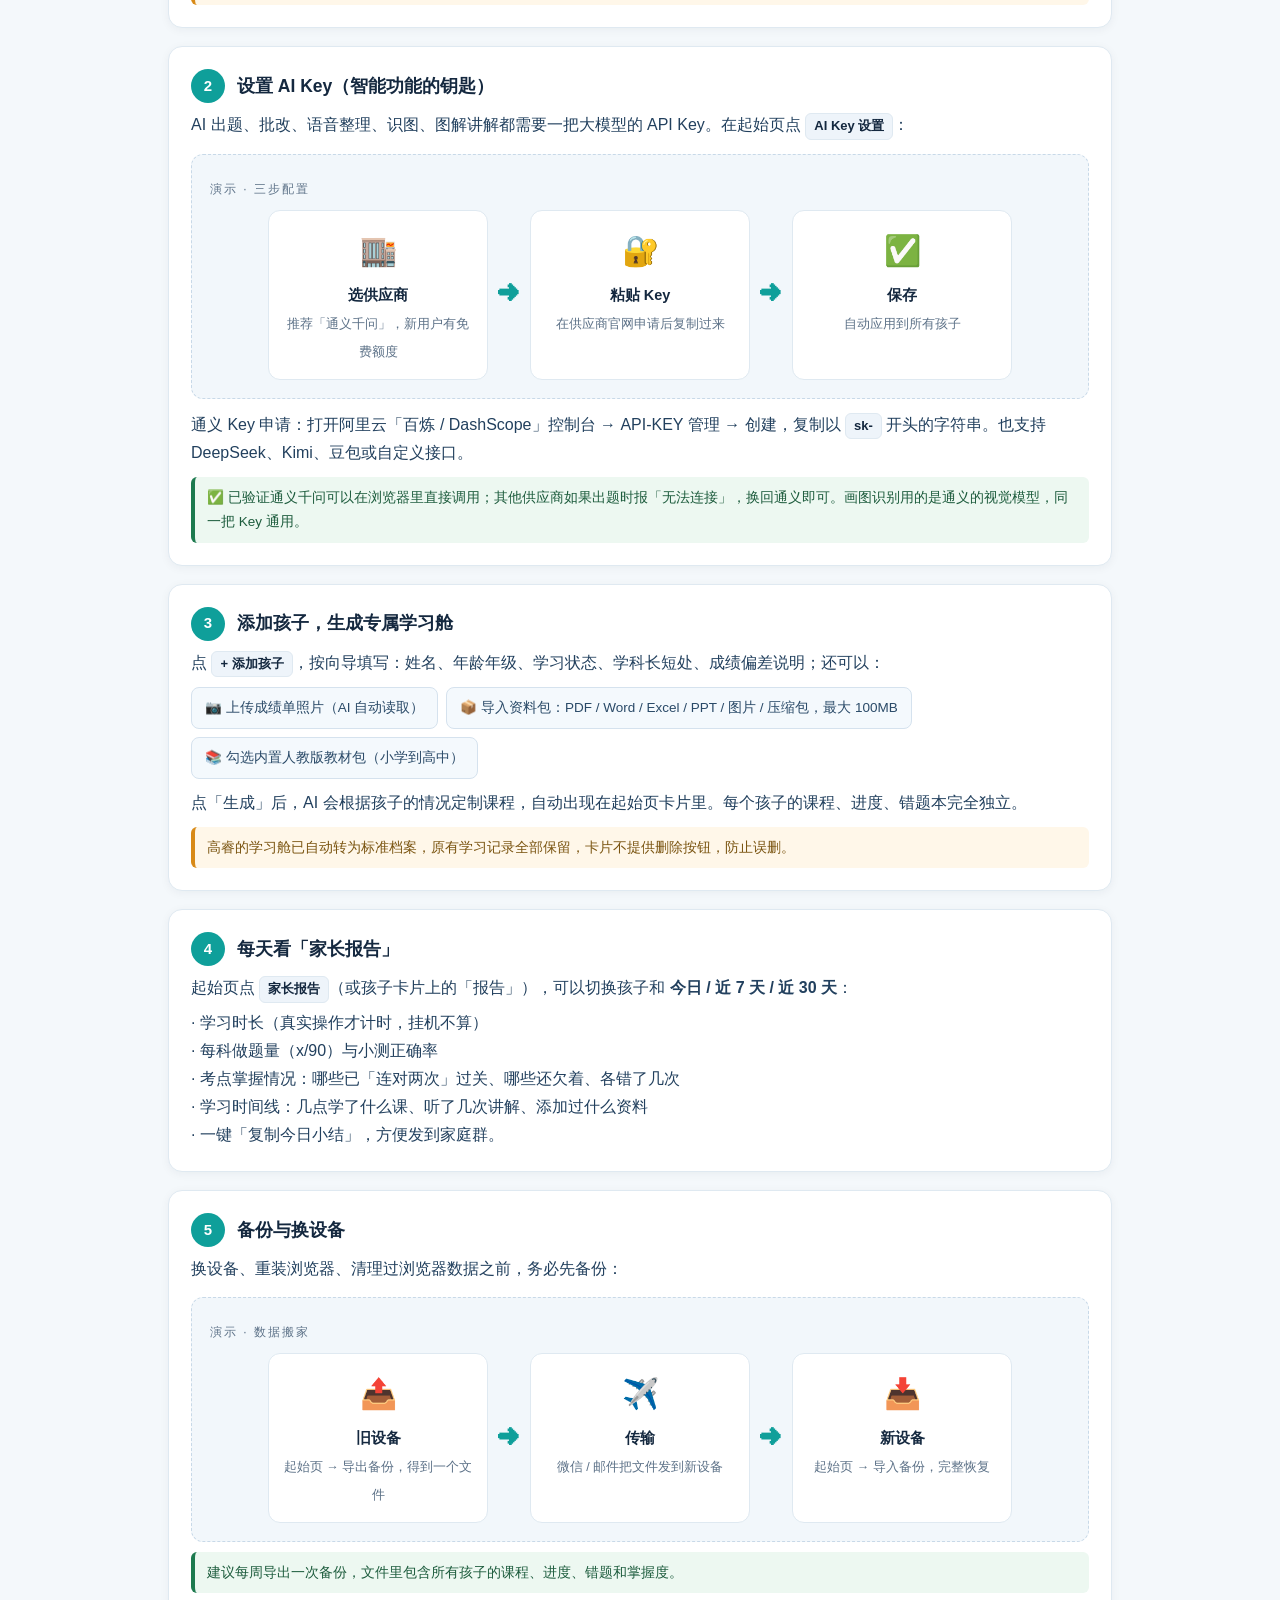
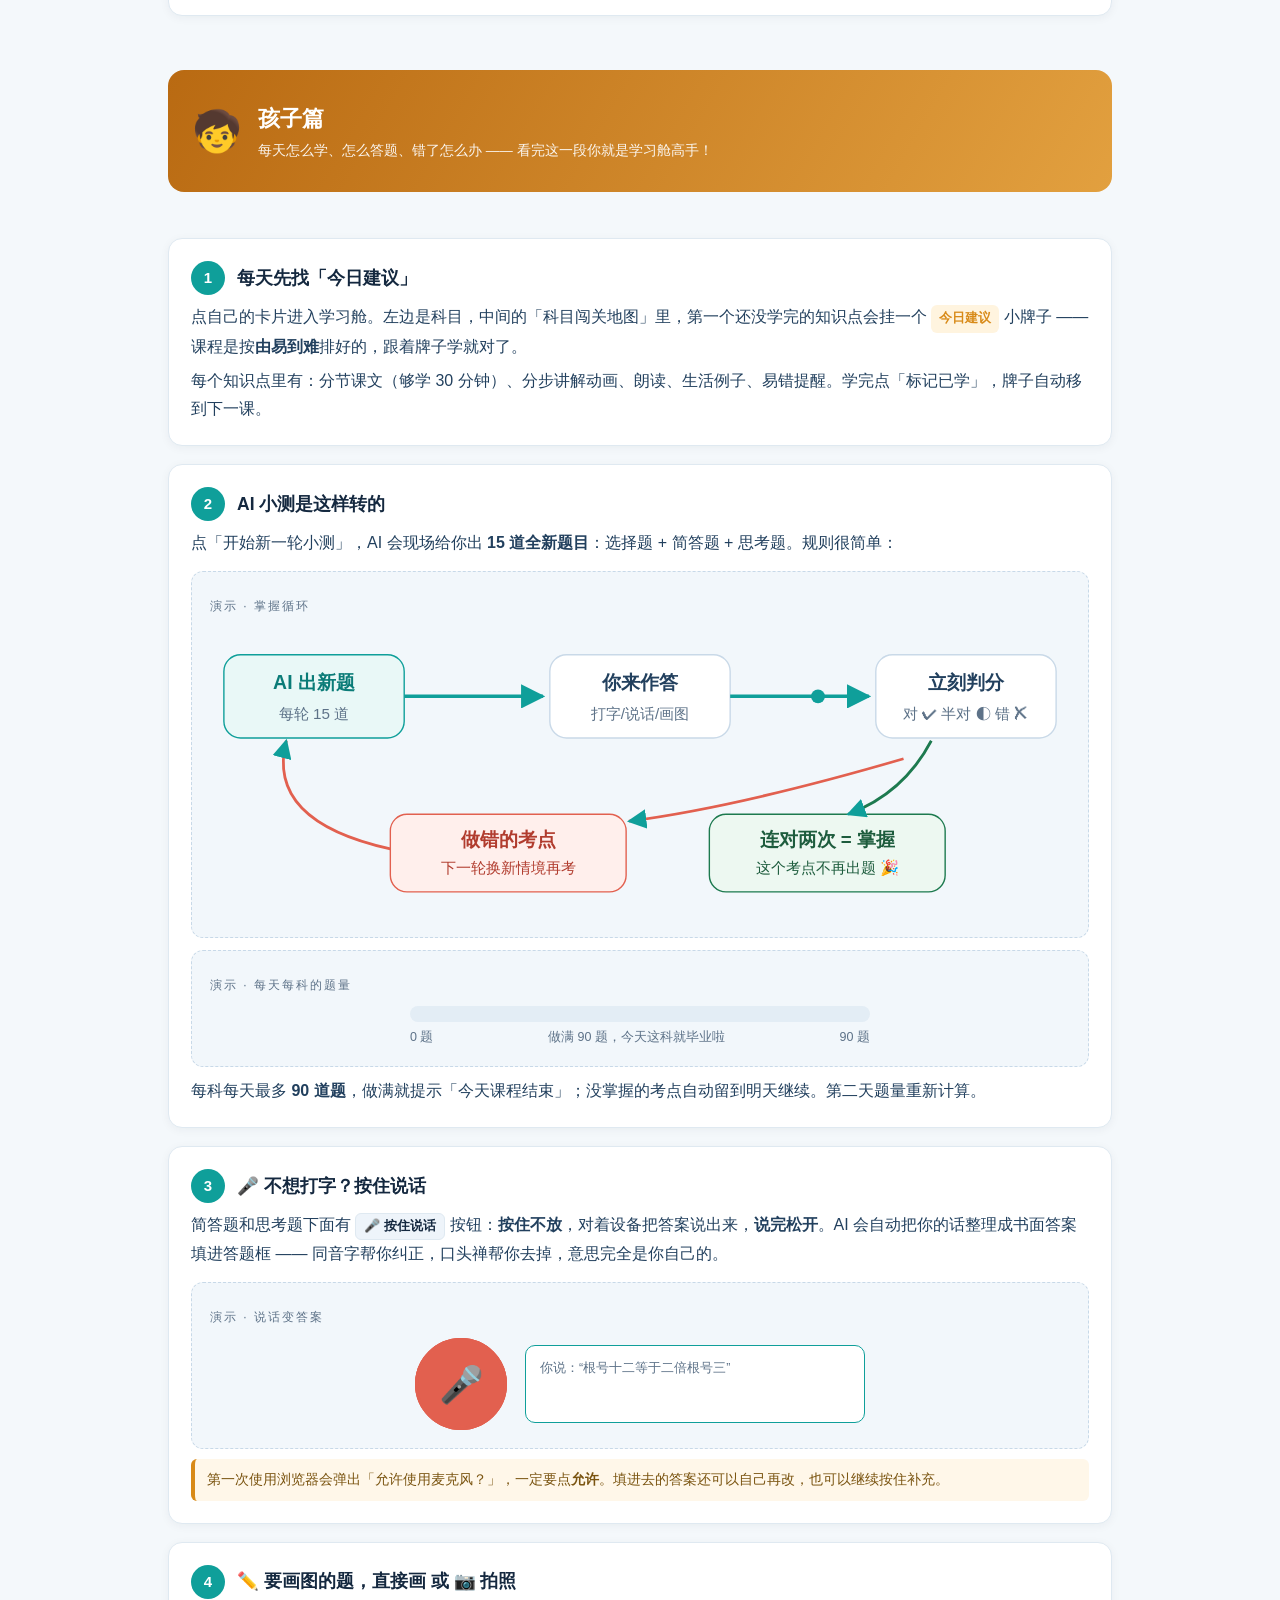
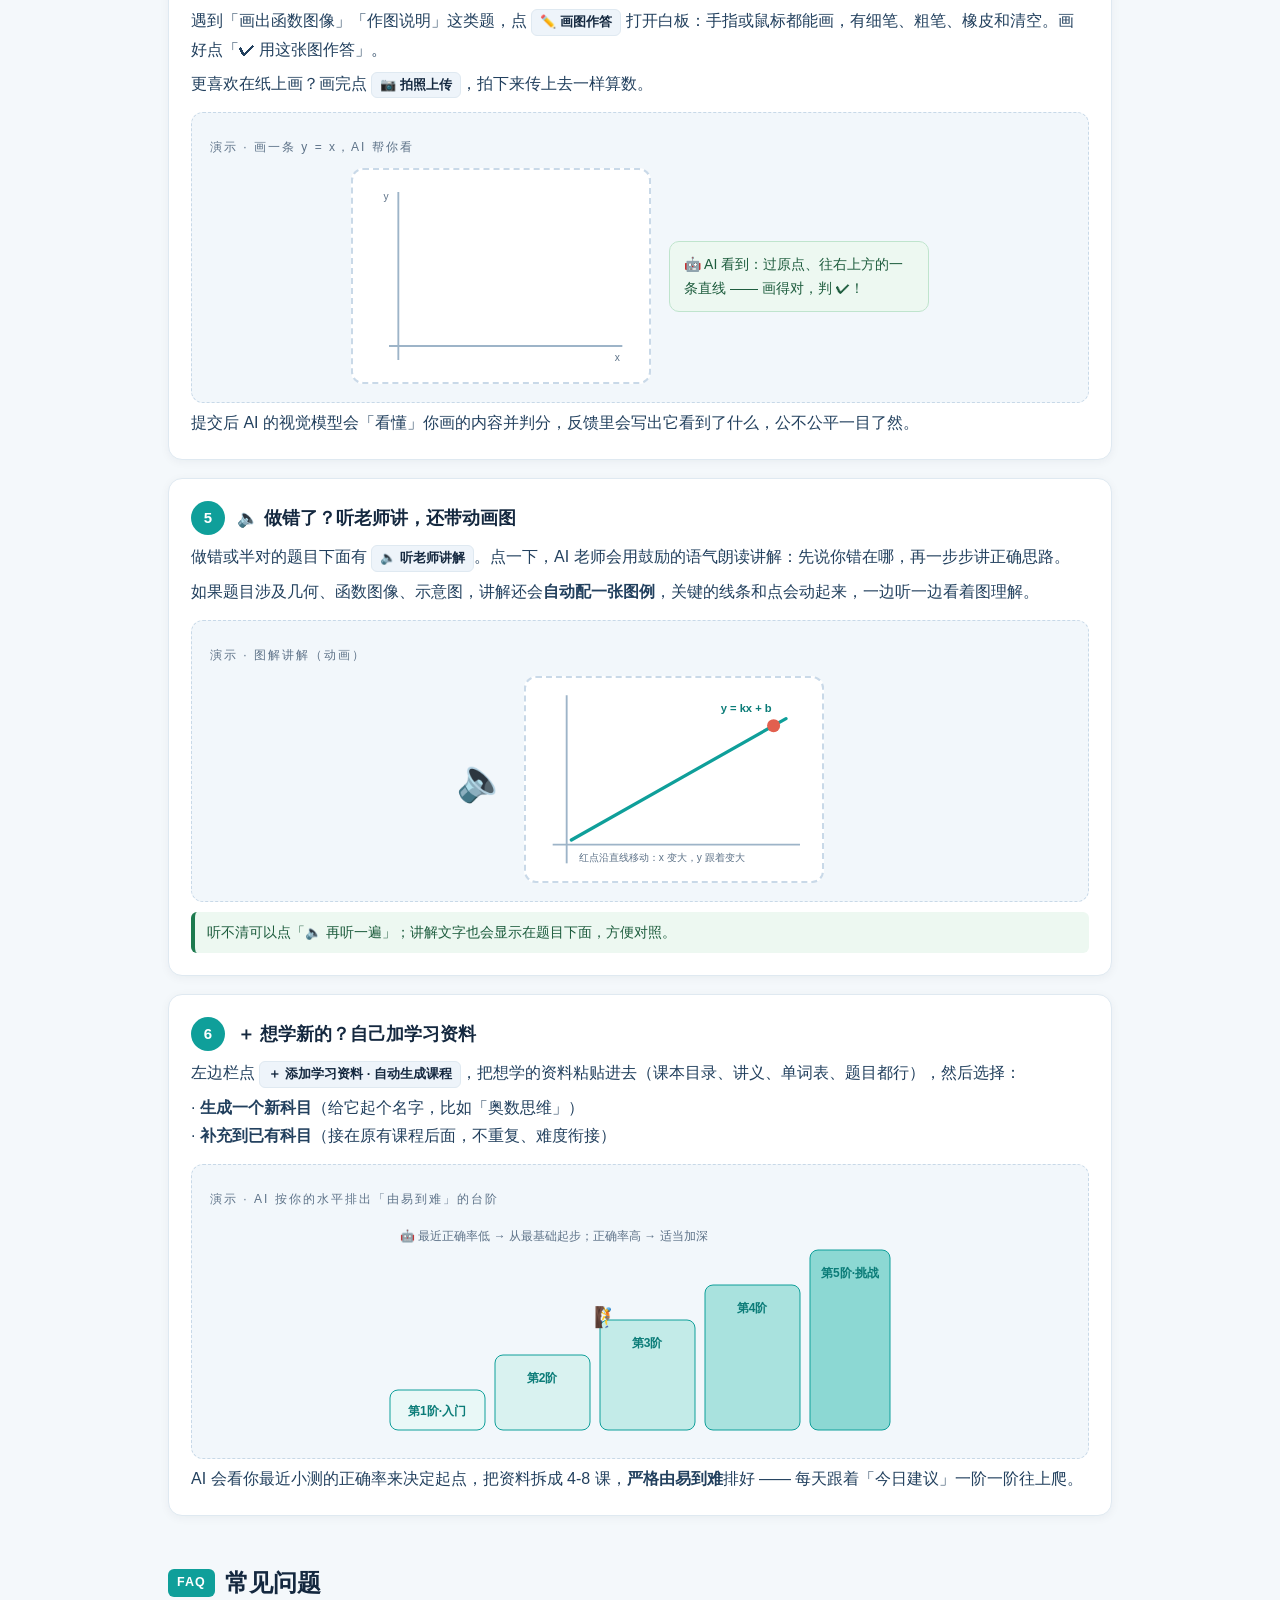
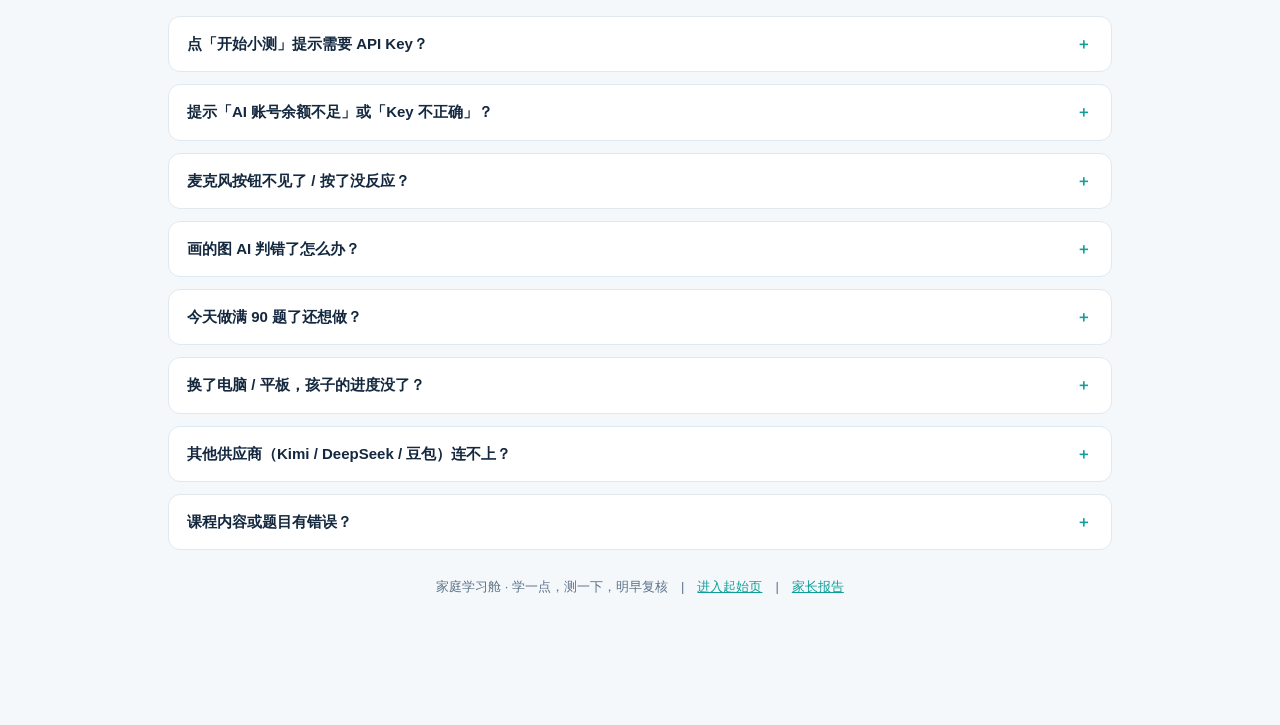
<file: guide.html>
<!doctype html>
<html lang="zh-CN">
<head>
<meta charset="UTF-8" />
<meta name="viewport" content="width=device-width, initial-scale=1.0" />
<title>使用说明书 · 家庭学习舱</title>
<link rel="icon" href="data:," />
<style>
  :root {
    --teal: #0f9f9a; --teal-d: #0b7c78; --navy: #14283f; --ink: #22405e;
    --sub: #5d7288; --bg: #f4f8fb; --card: #ffffff; --line: #dfe9f1;
    --warn: #d88a18; --red: #e2604f; --green: #1d7a4f;
  }
  * { box-sizing: border-box; margin: 0; padding: 0; }
  html { scroll-behavior: smooth; }
  body { font-family: "PingFang SC", "Microsoft YaHei", "Noto Sans SC", sans-serif; background: var(--bg); color: var(--ink); line-height: 1.75; }

  /* ===== 顶部导航 ===== */
  .topnav { position: sticky; top: 0; z-index: 50; background: rgba(20,40,63,.94); backdrop-filter: blur(6px); display: flex; align-items: center; gap: 6px; padding: 10px 16px; overflow-x: auto; }
  .topnav .logo { color: #fff; font-weight: 800; font-size: 15px; margin-right: 8px; white-space: nowrap; }
  .topnav a { color: #cfe3f5; text-decoration: none; font-size: 13.5px; padding: 7px 13px; border-radius: 999px; white-space: nowrap; }
  .topnav a:hover, .topnav a.hot { background: rgba(255,255,255,.14); color: #fff; }
  .topnav .back { margin-left: auto; border: 1px solid rgba(255,255,255,.3); }

  /* ===== Hero ===== */
  .hero { position: relative; overflow: hidden; background: linear-gradient(135deg, #10314f, #0d5f5c); color: #fff; text-align: center; padding: 72px 20px 84px; }
  .hero h1 { font-size: clamp(28px, 5vw, 44px); letter-spacing: 2px; }
  .hero p.sub { margin-top: 12px; font-size: clamp(14px, 2.4vw, 17px); color: #cfe8e6; }
  .hero .float { position: absolute; border-radius: 50%; opacity: .14; background: #fff; animation: floaty 7s ease-in-out infinite; }
  .f1 { width: 130px; height: 130px; left: 6%; top: 18%; animation-delay: 0s; }
  .f2 { width: 70px; height: 70px; right: 10%; top: 12%; animation-delay: 1.4s; }
  .f3 { width: 46px; height: 46px; left: 22%; bottom: 12%; animation-delay: 2.6s; }
  .f4 { width: 95px; height: 95px; right: 20%; bottom: 16%; animation-delay: .8s; }
  @keyframes floaty { 0%,100% { transform: translateY(0); } 50% { transform: translateY(-22px); } }
  .hero .badges { display: flex; gap: 10px; justify-content: center; flex-wrap: wrap; margin-top: 26px; }
  .hero .badges span { background: rgba(255,255,255,.13); border: 1px solid rgba(255,255,255,.25); border-radius: 999px; padding: 8px 16px; font-size: 13.5px; animation: pop .6s ease both; }
  .hero .badges span:nth-child(2) { animation-delay: .15s; } .hero .badges span:nth-child(3) { animation-delay: .3s; }
  .hero .badges span:nth-child(4) { animation-delay: .45s; } .hero .badges span:nth-child(5) { animation-delay: .6s; }
  @keyframes pop { from { transform: scale(.6); opacity: 0; } to { transform: scale(1); opacity: 1; } }

  /* ===== 布局与卡片 ===== */
  main { max-width: 980px; margin: 0 auto; padding: 30px 18px 80px; }
  .chapter { margin-top: 46px; }
  .chapter > h2 { font-size: 24px; color: var(--navy); display: flex; align-items: center; gap: 10px; }
  .chapter > h2 .tag { font-size: 12.5px; background: var(--teal); color: #fff; border-radius: 6px; padding: 3px 9px; letter-spacing: 1px; }
  .chapter > p.lead { color: var(--sub); margin-top: 6px; }
  .card { background: var(--card); border: 1px solid var(--line); border-radius: 14px; padding: 22px 22px; margin-top: 18px; box-shadow: 0 2px 10px rgba(20,40,63,.05); }
  .step-head { display: flex; align-items: center; gap: 12px; margin-bottom: 8px; }
  .step-num { flex: none; width: 34px; height: 34px; border-radius: 50%; background: var(--teal); color: #fff; font-weight: 800; display: grid; place-items: center; font-size: 15px; }
  .step-head h3 { font-size: 17.5px; color: var(--navy); }
  .card p { margin-top: 6px; }
  .card .note { margin-top: 10px; background: #fff7e9; border-left: 4px solid var(--warn); border-radius: 6px; padding: 9px 12px; font-size: 13.5px; color: #7a5410; }
  .card .good { margin-top: 10px; background: #edf8f1; border-left: 4px solid var(--green); border-radius: 6px; padding: 9px 12px; font-size: 13.5px; color: #1d5c3d; }
  kbd.pill { display: inline-block; background: #eef4fa; border: 1px solid var(--line); border-radius: 6px; padding: 1px 8px; font-family: inherit; font-size: 13px; color: var(--navy); font-weight: 700; }

  /* 滚动进场 */
  .rv { opacity: 0; transform: translateY(26px); transition: opacity .6s ease, transform .6s ease; }
  .rv.in { opacity: 1; transform: none; }

  /* ===== 演示：授权码输入 ===== */
  .demo { margin-top: 14px; background: #f2f7fb; border: 1px dashed #c8d9e8; border-radius: 12px; padding: 18px; overflow: hidden; }
  .demo .demo-label { font-size: 12px; color: var(--sub); letter-spacing: 2px; margin-bottom: 10px; }
  .pinbox { max-width: 330px; margin: 0 auto; background: #fff; border-radius: 12px; padding: 18px; text-align: center; border: 1px solid var(--line); }
  .pinbox .lock { font-size: 30px; animation: wiggle 2.6s ease-in-out infinite; display: inline-block; }
  @keyframes wiggle { 0%,88%,100% { transform: rotate(0); } 92% { transform: rotate(-12deg); } 96% { transform: rotate(10deg); } }
  .pin-input { margin-top: 10px; border: 2px solid var(--teal); border-radius: 8px; padding: 10px; font-size: 16px; letter-spacing: 2px; color: var(--navy); font-weight: 700; white-space: nowrap; overflow: hidden; }
  .pin-input .typed { display: inline-block; overflow: hidden; vertical-align: bottom; white-space: nowrap; width: 0; animation: typing 3.2s steps(11) infinite; }
  @keyframes typing { 0% { width: 0; } 55% { width: 11ch; } 80% { width: 11ch; } 100% { width: 0; } }
  .pin-input .caret { display: inline-block; width: 2px; height: 18px; background: var(--teal); vertical-align: bottom; animation: blink 1s step-end infinite; }
  @keyframes blink { 50% { opacity: 0; } }

  /* ===== 演示：三步流程 ===== */
  .flow { display: flex; gap: 10px; flex-wrap: wrap; justify-content: center; align-items: stretch; }
  .flow .fstep { flex: 1 1 150px; max-width: 220px; background: #fff; border: 1px solid var(--line); border-radius: 12px; padding: 14px; text-align: center; position: relative; }
  .flow .fstep .ico { font-size: 30px; }
  .flow .fstep strong { display: block; margin-top: 6px; color: var(--navy); font-size: 14.5px; }
  .flow .fstep span { font-size: 12.5px; color: var(--sub); }
  .flow .arrow { align-self: center; font-size: 22px; color: var(--teal); animation: nudge 1.4s ease-in-out infinite; }
  @keyframes nudge { 0%,100% { transform: translateX(0); } 50% { transform: translateX(6px); } }
  .glowstep { animation: glow 3.6s ease-in-out infinite; }
  .glowstep:nth-child(3) { animation-delay: 1.2s; } .glowstep:nth-child(5) { animation-delay: 2.4s; }
  @keyframes glow { 0%,30%,100% { box-shadow: none; } 12% { box-shadow: 0 0 0 4px rgba(15,159,154,.25); border-color: var(--teal); } }

  /* ===== 演示：小测循环 ===== */
  .loopwrap { display: flex; justify-content: center; }
  .loop svg { width: 100%; max-width: 620px; height: auto; }

  /* ===== 演示：90 题进度 ===== */
  .quota { max-width: 460px; margin: 0 auto; }
  .quota .qbar { height: 16px; background: #e3edf5; border-radius: 999px; overflow: hidden; }
  .quota .qbar i { display: block; height: 100%; width: 0; border-radius: 999px; background: linear-gradient(90deg, var(--teal), #35c4be); animation: fill90 5s ease-in-out infinite; }
  @keyframes fill90 { 0% { width: 0; } 70% { width: 100%; } 88% { width: 100%; } 100% { width: 0; } }
  .quota .qnums { display: flex; justify-content: space-between; font-size: 12.5px; color: var(--sub); margin-top: 5px; }

  /* ===== 演示：麦克风 ===== */
  .micdemo { display: flex; flex-wrap: wrap; gap: 18px; align-items: center; justify-content: center; }
  .micbtn { position: relative; width: 92px; height: 92px; border-radius: 50%; background: var(--red); color: #fff; display: grid; place-items: center; font-size: 36px; flex: none; animation: press 4s ease-in-out infinite; }
  @keyframes press { 0%,10%,90%,100% { transform: scale(1); } 20%,70% { transform: scale(.92); } }
  .micbtn::before, .micbtn::after { content: ""; position: absolute; inset: 0; border-radius: 50%; border: 3px solid var(--red); animation: sonar 1.6s ease-out infinite; }
  .micbtn::after { animation-delay: .8s; }
  @keyframes sonar { 0% { transform: scale(1); opacity: .7; } 100% { transform: scale(1.9); opacity: 0; } }
  .fake-ta { flex: 1 1 240px; max-width: 340px; background: #fff; border: 1.5px solid var(--teal); border-radius: 10px; padding: 12px 14px; min-height: 68px; font-size: 15px; color: var(--navy); }
  .fake-ta .said { color: var(--sub); font-size: 12.5px; display: block; margin-bottom: 4px; }
  .fake-ta .out { display: inline-block; overflow: hidden; white-space: nowrap; vertical-align: bottom; width: 0; animation: micType 4s steps(14) infinite; font-weight: 700; }
  @keyframes micType { 0%,30% { width: 0; } 75% { width: 14ch; } 92% { width: 14ch; } 100% { width: 0; } }

  /* ===== 演示：画图 ===== */
  .drawdemo { display: flex; flex-wrap: wrap; gap: 18px; justify-content: center; align-items: center; }
  .padframe { background: #fff; border: 2px dashed #c9d9e8; border-radius: 12px; padding: 8px; }
  .padframe svg { display: block; width: 280px; max-width: 72vw; height: auto; }
  .draw-line { stroke-dasharray: 420; stroke-dashoffset: 420; animation: drawing 5s ease-in-out infinite; }
  @keyframes drawing { 0%,12% { stroke-dashoffset: 420; } 55% { stroke-dashoffset: 0; } 88% { stroke-dashoffset: 0; } 100% { stroke-dashoffset: 420; } }
  .ai-say { background: #edf8f1; border: 1px solid #bfe4cd; color: #1d5c3d; border-radius: 10px; padding: 10px 14px; font-size: 14px; max-width: 260px; animation: fadeCycle 5s ease-in-out infinite; }
  @keyframes fadeCycle { 0%,45% { opacity: 0; transform: translateY(8px); } 60%,88% { opacity: 1; transform: none; } 100% { opacity: 0; } }

  /* ===== 演示：图解讲解 ===== */
  .teachdemo { display: flex; flex-wrap: wrap; gap: 16px; align-items: center; justify-content: center; }
  .speaker { font-size: 42px; animation: speakPulse 1.5s ease-in-out infinite; }
  @keyframes speakPulse { 0%,100% { transform: scale(1); opacity: .85; } 50% { transform: scale(1.14); opacity: 1; } }

  /* ===== 演示：由易到难楼梯 ===== */
  .stairs { display: flex; justify-content: center; }
  .stairs svg { width: 100%; max-width: 540px; height: auto; }

  /* ===== 工具按钮示意 ===== */
  .toolrow { display: flex; gap: 8px; flex-wrap: wrap; margin-top: 10px; }
  .toolrow span { border: 1px solid #d5e2ee; background: #f4f9fd; color: #2a4a68; border-radius: 8px; padding: 8px 13px; font-size: 13.5px; }

  /* ===== FAQ ===== */
  details { background: var(--card); border: 1px solid var(--line); border-radius: 12px; padding: 14px 18px; margin-top: 12px; }
  details summary { cursor: pointer; font-weight: 700; color: var(--navy); font-size: 15px; list-style: none; position: relative; padding-right: 26px; }
  details summary::after { content: "＋"; position: absolute; right: 2px; top: 0; color: var(--teal); font-weight: 800; transition: transform .25s; }
  details[open] summary::after { transform: rotate(45deg); }
  details p { margin-top: 8px; color: var(--ink); font-size: 14px; }

  /* 章节分隔角色横幅 */
  .rolebar { margin-top: 54px; border-radius: 16px; padding: 26px 24px; color: #fff; display: flex; align-items: center; gap: 16px; }
  .rolebar.parent { background: linear-gradient(120deg, #1d4b73, #0f9f9a); }
  .rolebar.kid { background: linear-gradient(120deg, #b96a12, #e2a03f); }
  .rolebar .big { font-size: 40px; animation: floaty 5s ease-in-out infinite; }
  .rolebar h2 { font-size: 22px; }
  .rolebar p { font-size: 13.5px; opacity: .92; }

  footer { text-align: center; color: var(--sub); font-size: 13px; padding: 26px 16px 46px; }
  footer a { color: var(--teal); }
  @media (max-width: 560px) { .card { padding: 16px 14px; } }
</style>
</head>
<body>

<nav class="topnav">
  <span class="logo">📖 使用说明书</span>
  <a href="#start">快速开始</a>
  <a href="#parent">家长篇</a>
  <a href="#kid">孩子篇</a>
  <a href="#faq">常见问题</a>
  <a class="back" href="./home.html">⇦ 回到起始页</a>
</nav>

<header class="hero">
  <div class="float f1"></div><div class="float f2"></div><div class="float f3"></div><div class="float f4"></div>
  <h1>家庭学习舱 · 使用说明书</h1>
  <p class="sub">AI 每天陪孩子：学课程 → 出新题 → 判分讲解 → 由易到难，家长随时看报告</p>
  <div class="badges">
    <span>🤖 AI 每轮出全新题</span>
    <span>🎤 按住说话作答</span>
    <span>✏️ 画图 / 📷 拍照作答</span>
    <span>🔈 错题图解动画讲解</span>
    <span>📊 家长报告</span>
  </div>
</header>

<main>

  <!-- ================= 快速开始 ================= -->
  <section id="start" class="chapter rv">
    <h2><span class="tag">START</span>三分钟快速开始</h2>
    <p class="lead">全家只需做一次的准备工作，之后孩子每天自己打开网页就能学。</p>
    <div class="card">
      <div class="demo">
        <p class="demo-label">整体流程</p>
        <div class="flow">
          <div class="fstep glowstep"><div class="ico">🔑</div><strong>1. 输入授权码</strong><span>打开起始页，输入家庭授权码</span></div>
          <div class="arrow">➜</div>
          <div class="fstep glowstep"><div class="ico">🤖</div><strong>2. 设置 AI Key</strong><span>选供应商、粘贴 Key，一次搞定</span></div>
          <div class="arrow">➜</div>
          <div class="fstep glowstep"><div class="ico">🧒</div><strong>3. 孩子进舱学习</strong><span>点孩子卡片，开始每日学习</span></div>
        </div>
      </div>
      <p style="margin-top:14px">网址：<kbd class="pill">royguld.github.io/gaorui-study</kbd>　建议家长在孩子的设备上完成第 1、2 步，之后孩子每天直接点自己的卡片即可。</p>
      <p class="note">⚠️ 孩子的课程和学习进度保存在<strong>本设备浏览器</strong>里，请让孩子固定用同一台设备、同一个浏览器学习（推荐 Chrome 或 Edge，语音作答效果最好）。</p>
    </div>
  </section>

  <!-- ================= 家长篇 ================= -->
  <div class="rolebar parent rv" id="parent">
    <span class="big">👨‍👩‍👧</span>
    <div><h2>家长篇</h2><p>授权进入、配置 AI、添加孩子、查看报告、备份数据 —— 家长要做的都在这里。</p></div>
  </div>

  <section class="chapter rv">
    <div class="card">
      <div class="step-head"><span class="step-num">1</span><h3>输入授权码，进入起始页</h3></div>
      <p>打开网站会先看到授权门。输入家里约定的授权码，点「进入」。授权 30 天内有效，之后同一设备不用重复输入。</p>
      <div class="demo">
        <p class="demo-label">演示 · 授权门</p>
        <div class="pinbox">
          <span class="lock">🔒</span>
          <div class="pin-input"><span class="typed">•••••••••••</span><span class="caret"></span></div>
          <p style="margin-top:8px;font-size:12.5px;color:var(--sub)">输入家庭授权码 → 进入</p>
        </div>
      </div>
      <p class="note">授权码请只告诉自家人和信任的亲友，不要发到公开群里。点「退出授权」可随时锁上。</p>
    </div>

    <div class="card rv">
      <div class="step-head"><span class="step-num">2</span><h3>设置 AI Key（智能功能的钥匙）</h3></div>
      <p>AI 出题、批改、语音整理、识图、图解讲解都需要一把大模型的 API Key。在起始页点 <kbd class="pill">AI Key 设置</kbd>：</p>
      <div class="demo">
        <p class="demo-label">演示 · 三步配置</p>
        <div class="flow">
          <div class="fstep glowstep"><div class="ico">🏬</div><strong>选供应商</strong><span>推荐「通义千问」，新用户有免费额度</span></div>
          <div class="arrow">➜</div>
          <div class="fstep glowstep"><div class="ico">🔐</div><strong>粘贴 Key</strong><span>在供应商官网申请后复制过来</span></div>
          <div class="arrow">➜</div>
          <div class="fstep glowstep"><div class="ico">✅</div><strong>保存</strong><span>自动应用到所有孩子</span></div>
        </div>
      </div>
      <p style="margin-top:12px">通义 Key 申请：打开阿里云「百炼 / DashScope」控制台 → API-KEY 管理 → 创建，复制以 <kbd class="pill">sk-</kbd> 开头的字符串。也支持 DeepSeek、Kimi、豆包或自定义接口。</p>
      <p class="good">✅ 已验证通义千问可以在浏览器里直接调用；其他供应商如果出题时报「无法连接」，换回通义即可。画图识别用的是通义的视觉模型，同一把 Key 通用。</p>
    </div>

    <div class="card rv">
      <div class="step-head"><span class="step-num">3</span><h3>添加孩子，生成专属学习舱</h3></div>
      <p>点 <kbd class="pill">+ 添加孩子</kbd>，按向导填写：姓名、年龄年级、学习状态、学科长短处、成绩偏差说明；还可以：</p>
      <div class="toolrow">
        <span>📷 上传成绩单照片（AI 自动读取）</span>
        <span>📦 导入资料包：PDF / Word / Excel / PPT / 图片 / 压缩包，最大 100MB</span>
        <span>📚 勾选内置人教版教材包（小学到高中）</span>
      </div>
      <p style="margin-top:10px">点「生成」后，AI 会根据孩子的情况定制课程，自动出现在起始页卡片里。每个孩子的课程、进度、错题本完全独立。</p>
      <p class="note">高睿的学习舱已自动转为标准档案，原有学习记录全部保留，卡片不提供删除按钮，防止误删。</p>
    </div>

    <div class="card rv">
      <div class="step-head"><span class="step-num">4</span><h3>每天看「家长报告」</h3></div>
      <p>起始页点 <kbd class="pill">家长报告</kbd>（或孩子卡片上的「报告」），可以切换孩子和 <strong>今日 / 近 7 天 / 近 30 天</strong>：</p>
      <p>· 学习时长（真实操作才计时，挂机不算）<br />
         · 每科做题量（x/90）与小测正确率<br />
         · 考点掌握情况：哪些已「连对两次」过关、哪些还欠着、各错了几次<br />
         · 学习时间线：几点学了什么课、听了几次讲解、添加过什么资料<br />
         · 一键「复制今日小结」，方便发到家庭群。</p>
    </div>

    <div class="card rv">
      <div class="step-head"><span class="step-num">5</span><h3>备份与换设备</h3></div>
      <p>换设备、重装浏览器、清理过浏览器数据之前，务必先备份：</p>
      <div class="demo">
        <p class="demo-label">演示 · 数据搬家</p>
        <div class="flow">
          <div class="fstep glowstep"><div class="ico">📤</div><strong>旧设备</strong><span>起始页 → 导出备份，得到一个文件</span></div>
          <div class="arrow">➜</div>
          <div class="fstep glowstep"><div class="ico">✈️</div><strong>传输</strong><span>微信 / 邮件把文件发到新设备</span></div>
          <div class="arrow">➜</div>
          <div class="fstep glowstep"><div class="ico">📥</div><strong>新设备</strong><span>起始页 → 导入备份，完整恢复</span></div>
        </div>
      </div>
      <p class="good">建议每周导出一次备份，文件里包含所有孩子的课程、进度、错题和掌握度。</p>
    </div>
  </section>

  <!-- ================= 孩子篇 ================= -->
  <div class="rolebar kid rv" id="kid">
    <span class="big">🧒</span>
    <div><h2>孩子篇</h2><p>每天怎么学、怎么答题、错了怎么办 —— 看完这一段你就是学习舱高手！</p></div>
  </div>

  <section class="chapter rv">
    <div class="card">
      <div class="step-head"><span class="step-num">1</span><h3>每天先找「今日建议」</h3></div>
      <p>点自己的卡片进入学习舱。左边是科目，中间的「科目闯关地图」里，第一个还没学完的知识点会挂一个
        <span style="background:#fff4df;color:#d88a18;border-radius:6px;padding:3px 8px;font-size:12.5px;font-weight:700;display:inline-block;animation:pop 1.2s ease infinite alternate">今日建议</span>
        小牌子 —— 课程是按<strong>由易到难</strong>排好的，跟着牌子学就对了。</p>
      <p>每个知识点里有：分节课文（够学 30 分钟）、分步讲解动画、朗读、生活例子、易错提醒。学完点「标记已学」，牌子自动移到下一课。</p>
    </div>

    <div class="card rv">
      <div class="step-head"><span class="step-num">2</span><h3>AI 小测是这样转的</h3></div>
      <p>点「开始新一轮小测」，AI 会现场给你出 <strong>15 道全新题目</strong>：选择题 + 简答题 + 思考题。规则很简单：</p>
      <div class="demo">
        <p class="demo-label">演示 · 掌握循环</p>
        <div class="loopwrap">
          <svg viewBox="0 0 620 210" xmlns="http://www.w3.org/2000/svg" aria-label="小测循环">
            <defs><marker id="ar" viewBox="0 0 10 10" refX="9" refY="5" markerWidth="7" markerHeight="7" orient="auto"><path d="M0 0L10 5L0 10z" fill="#0f9f9a"/></marker></defs>
            <rect x="10" y="20" width="130" height="60" rx="12" fill="#e9f8f7" stroke="#0f9f9a"/>
            <text x="75" y="45" text-anchor="middle" font-size="14" fill="#0b7c78" font-weight="700">AI 出新题</text>
            <text x="75" y="66" text-anchor="middle" font-size="11" fill="#5d7288">每轮 15 道</text>
            <rect x="245" y="20" width="130" height="60" rx="12" fill="#fff" stroke="#c9d9e8"/>
            <text x="310" y="45" text-anchor="middle" font-size="14" fill="#22405e" font-weight="700">你来作答</text>
            <text x="310" y="66" text-anchor="middle" font-size="11" fill="#5d7288">打字/说话/画图</text>
            <rect x="480" y="20" width="130" height="60" rx="12" fill="#fff" stroke="#c9d9e8"/>
            <text x="545" y="45" text-anchor="middle" font-size="14" fill="#22405e" font-weight="700">立刻判分</text>
            <text x="545" y="66" text-anchor="middle" font-size="11" fill="#5d7288">对 ✔ 半对 ◐ 错 ✘</text>
            <line x1="140" y1="50" x2="240" y2="50" stroke="#0f9f9a" stroke-width="2.5" marker-end="url(#ar)"/>
            <line x1="375" y1="50" x2="475" y2="50" stroke="#0f9f9a" stroke-width="2.5" marker-end="url(#ar)"/>
            <rect x="130" y="135" width="170" height="56" rx="12" fill="#ffefec" stroke="#e2604f"/>
            <text x="215" y="158" text-anchor="middle" font-size="13.5" fill="#b13c2e" font-weight="700">做错的考点</text>
            <text x="215" y="177" text-anchor="middle" font-size="11" fill="#b13c2e">下一轮换新情境再考</text>
            <rect x="360" y="135" width="170" height="56" rx="12" fill="#edf8f1" stroke="#1d7a4f"/>
            <text x="445" y="158" text-anchor="middle" font-size="13.5" fill="#1d5c3d" font-weight="700">连对两次 = 掌握</text>
            <text x="445" y="177" text-anchor="middle" font-size="11" fill="#1d5c3d">这个考点不再出题 🎉</text>
            <path d="M520 82 Q500 120 460 135" fill="none" stroke="#1d7a4f" stroke-width="2" marker-end="url(#ar)"/>
            <path d="M500 95 Q380 130 302 140" fill="none" stroke="#e2604f" stroke-width="2" marker-end="url(#ar)"/>
            <path d="M130 160 Q40 140 55 82" fill="none" stroke="#e2604f" stroke-width="2" marker-end="url(#ar)"/>
            <circle r="5" fill="#0f9f9a">
              <animateMotion dur="3s" repeatCount="indefinite" path="M140 50 L240 50 M375 50 L475 50"/>
            </circle>
          </svg>
        </div>
      </div>
      <div class="demo" style="margin-top:12px">
        <p class="demo-label">演示 · 每天每科的题量</p>
        <div class="quota">
          <div class="qbar"><i></i></div>
          <div class="qnums"><span>0 题</span><span>做满 90 题，今天这科就毕业啦</span><span>90 题</span></div>
        </div>
      </div>
      <p style="margin-top:10px">每科每天最多 <strong>90 道题</strong>，做满就提示「今天课程结束」；没掌握的考点自动留到明天继续。第二天题量重新计算。</p>
    </div>

    <div class="card rv">
      <div class="step-head"><span class="step-num">3</span><h3>🎤 不想打字？按住说话</h3></div>
      <p>简答题和思考题下面有 <kbd class="pill">🎤 按住说话</kbd> 按钮：<strong>按住不放</strong>，对着设备把答案说出来，<strong>说完松开</strong>。AI 会自动把你的话整理成书面答案填进答题框 —— 同音字帮你纠正，口头禅帮你去掉，意思完全是你自己的。</p>
      <div class="demo">
        <p class="demo-label">演示 · 说话变答案</p>
        <div class="micdemo">
          <div class="micbtn">🎤</div>
          <div class="fake-ta">
            <span class="said">你说：“根号十二等于二倍根号三”</span>
            <span class="out">AI 填入：√12 = 2√3</span>
          </div>
        </div>
      </div>
      <p class="note">第一次使用浏览器会弹出「允许使用麦克风？」，一定要点<strong>允许</strong>。填进去的答案还可以自己再改，也可以继续按住补充。</p>
    </div>

    <div class="card rv">
      <div class="step-head"><span class="step-num">4</span><h3>✏️ 要画图的题，直接画 或 📷 拍照</h3></div>
      <p>遇到「画出函数图像」「作图说明」这类题，点 <kbd class="pill">✏️ 画图作答</kbd> 打开白板：手指或鼠标都能画，有细笔、粗笔、橡皮和清空。画好点「✔ 用这张图作答」。</p>
      <p>更喜欢在纸上画？画完点 <kbd class="pill">📷 拍照上传</kbd>，拍下来传上去一样算数。</p>
      <div class="demo">
        <p class="demo-label">演示 · 画一条 y = x，AI 帮你看</p>
        <div class="drawdemo">
          <div class="padframe">
            <svg viewBox="0 0 300 210" xmlns="http://www.w3.org/2000/svg">
              <line x1="30" y1="180" x2="280" y2="180" stroke="#9db4c8" stroke-width="2"/>
              <line x1="40" y1="195" x2="40" y2="15" stroke="#9db4c8" stroke-width="2"/>
              <text x="272" y="196" font-size="11" fill="#5d7288">x</text>
              <text x="24" y="24" font-size="11" fill="#5d7288">y</text>
              <path class="draw-line" d="M45 175 L265 30" stroke="#e2604f" stroke-width="4" fill="none" stroke-linecap="round"/>
            </svg>
          </div>
          <div class="ai-say">🤖 AI 看到：过原点、往右上方的一条直线 —— 画得对，判 ✔！</div>
        </div>
      </div>
      <p>提交后 AI 的视觉模型会「看懂」你画的内容并判分，反馈里会写出它看到了什么，公不公平一目了然。</p>
    </div>

    <div class="card rv">
      <div class="step-head"><span class="step-num">5</span><h3>🔈 做错了？听老师讲，还带动画图</h3></div>
      <p>做错或半对的题目下面有 <kbd class="pill">🔈 听老师讲解</kbd>。点一下，AI 老师会用鼓励的语气朗读讲解：先说你错在哪，再一步步讲正确思路。</p>
      <p>如果题目涉及几何、函数图像、示意图，讲解还会<strong>自动配一张图例</strong>，关键的线条和点会动起来，一边听一边看着图理解。</p>
      <div class="demo">
        <p class="demo-label">演示 · 图解讲解（动画）</p>
        <div class="teachdemo">
          <span class="speaker">🔈</span>
          <div class="padframe">
            <svg viewBox="0 0 300 200" xmlns="http://www.w3.org/2000/svg">
              <line x1="20" y1="170" x2="285" y2="170" stroke="#9db4c8" stroke-width="2"/>
              <line x1="35" y1="190" x2="35" y2="10" stroke="#9db4c8" stroke-width="2"/>
              <line x1="40" y1="165" x2="270" y2="35" stroke="#0f9f9a" stroke-width="3.5" stroke-linecap="round"/>
              <text x="200" y="28" font-size="12" fill="#0b7c78" font-weight="700">y = kx + b</text>
              <circle r="7" fill="#e2604f">
                <animateMotion dur="2.6s" repeatCount="indefinite" path="M40 165 L270 35"/>
              </circle>
              <text x="48" y="188" font-size="11" fill="#5d7288">红点沿直线移动：x 变大，y 跟着变大</text>
            </svg>
          </div>
        </div>
      </div>
      <p class="good">听不清可以点「🔈 再听一遍」；讲解文字也会显示在题目下面，方便对照。</p>
    </div>

    <div class="card rv">
      <div class="step-head"><span class="step-num">6</span><h3>＋ 想学新的？自己加学习资料</h3></div>
      <p>左边栏点 <kbd class="pill">＋ 添加学习资料 · 自动生成课程</kbd>，把想学的资料粘贴进去（课本目录、讲义、单词表、题目都行），然后选择：</p>
      <p>· <strong>生成一个新科目</strong>（给它起个名字，比如「奥数思维」）<br />
         · <strong>补充到已有科目</strong>（接在原有课程后面，不重复、难度衔接）</p>
      <div class="demo">
        <p class="demo-label">演示 · AI 按你的水平排出「由易到难」的台阶</p>
        <div class="stairs">
          <svg viewBox="0 0 540 220" xmlns="http://www.w3.org/2000/svg">
            <rect x="20"  y="170" width="95" height="40" rx="8" fill="#e9f8f7" stroke="#0f9f9a"/>
            <rect x="125" y="135" width="95" height="75" rx="8" fill="#d9f2f0" stroke="#0f9f9a"/>
            <rect x="230" y="100" width="95" height="110" rx="8" fill="#c3ebe8" stroke="#0f9f9a"/>
            <rect x="335" y="65"  width="95" height="145" rx="8" fill="#a9e2de" stroke="#0f9f9a"/>
            <rect x="440" y="30"  width="80" height="180" rx="8" fill="#8cd8d3" stroke="#0f9f9a"/>
            <text x="67"  y="195" text-anchor="middle" font-size="12" fill="#0b7c78" font-weight="700">第1阶·入门</text>
            <text x="172" y="162" text-anchor="middle" font-size="12" fill="#0b7c78" font-weight="700">第2阶</text>
            <text x="277" y="127" text-anchor="middle" font-size="12" fill="#0b7c78" font-weight="700">第3阶</text>
            <text x="382" y="92"  text-anchor="middle" font-size="12" fill="#0b7c78" font-weight="700">第4阶</text>
            <text x="480" y="57"  text-anchor="middle" font-size="12" fill="#0b7c78" font-weight="700">第5阶·挑战</text>
            <text x="30" y="20" font-size="12" fill="#5d7288">🤖 最近正确率低 → 从最基础起步；正确率高 → 适当加深</text>
            <text font-size="20">🧗
              <animateMotion dur="6s" repeatCount="indefinite" path="M55 160 L160 125 L265 90 L370 55 L468 20"/>
            </text>
          </svg>
        </div>
      </div>
      <p>AI 会看你最近小测的正确率来决定起点，把资料拆成 4-8 课，<strong>严格由易到难</strong>排好 —— 每天跟着「今日建议」一阶一阶往上爬。</p>
    </div>
  </section>

  <!-- ================= FAQ ================= -->
  <section id="faq" class="chapter rv">
    <h2><span class="tag">FAQ</span>常见问题</h2>
    <details>
      <summary>点「开始小测」提示需要 API Key？</summary>
      <p>说明还没配置 AI Key。请家长在起始页点「AI Key 设置」，选择供应商并粘贴 Key。没有 Key 时小测会退回固定题库模式，学课程不受影响。</p>
    </details>
    <details>
      <summary>提示「AI 账号余额不足」或「Key 不正确」？</summary>
      <p>余额不足：到供应商控制台充值，或换一个有额度的供应商（通义新用户有免费额度）。Key 不正确：重新到控制台复制一次，注意不要带空格。改完在「AI Key 设置」里重新粘贴保存即可。</p>
    </details>
    <details>
      <summary>麦克风按钮不见了 / 按了没反应？</summary>
      <p>①用 Chrome 或 Edge 打开（部分浏览器不支持语音识别，按钮会自动隐藏）。②浏览器弹出的「允许使用麦克风」要点允许；如果之前点了拒绝，点地址栏左侧的锁形图标重新开启。③要「按住」说话，说完再松开。</p>
    </details>
    <details>
      <summary>画的图 AI 判错了怎么办？</summary>
      <p>反馈里会写出「AI 看到：……」。如果它看错了，多半是画得太小或太浅——用粗笔画大一点、关键数字和标注写清楚，或在答题框里补一句文字说明再提交。也可以点「听老师讲解」看正确画法。</p>
    </details>
    <details>
      <summary>今天做满 90 题了还想做？</summary>
      <p>每科每天上限 90 题是刻意设计的，防止刷题疲劳。可以换一科继续，或者学新课文；没掌握的考点明天会自动继续出题。</p>
    </details>
    <details>
      <summary>换了电脑 / 平板，孩子的进度没了？</summary>
      <p>进度保存在原设备的浏览器里。回到旧设备「导出备份」，把文件传到新设备「导入备份」即可完整恢复。日常请固定一台设备学习，并定期备份。</p>
    </details>
    <details>
      <summary>其他供应商（Kimi / DeepSeek / 豆包）连不上？</summary>
      <p>部分供应商不允许网页直接调用（浏览器跨域限制）。已验证通义千问可以稳定直连，遇到「无法连接」就换回通义。画图识别固定走通义视觉模型，需要通义 Key。</p>
    </details>
    <details>
      <summary>课程内容或题目有错误？</summary>
      <p>AI 生成的内容偶尔会有瑕疵。题目有误可以直接「再来一轮」换新题；课文有误请以学校教材为准，家长也可以在「添加学习资料」里导入学校的真实资料，AI 会优先按真实资料出课。</p>
    </details>
  </section>

  <footer>
    家庭学习舱 · 学一点，测一下，明早复核　|　<a href="./home.html">进入起始页</a>　|　<a href="./report.html">家长报告</a>
  </footer>
</main>

<script>
  /* 滚动进场动画 */
  (function () {
    var io = new IntersectionObserver(function (es) {
      es.forEach(function (e) { if (e.isIntersecting) { e.target.classList.add("in"); io.unobserve(e.target); } });
    }, { threshold: 0.12 });
    document.querySelectorAll(".rv").forEach(function (el) { io.observe(el); });
    /* 顶部导航高亮 */
    var links = document.querySelectorAll(".topnav a[href^='#']");
    var secs = ["start", "parent", "kid", "faq"].map(function (id) { return document.getElementById(id); });
    window.addEventListener("scroll", function () {
      var y = window.scrollY + 120, cur = "start";
      secs.forEach(function (s) { if (s && s.offsetTop <= y) cur = s.id; });
      links.forEach(function (a) { a.classList.toggle("hot", a.getAttribute("href") === "#" + cur); });
    }, { passive: true });
  })();
</script>
</body>
</html>
</file>
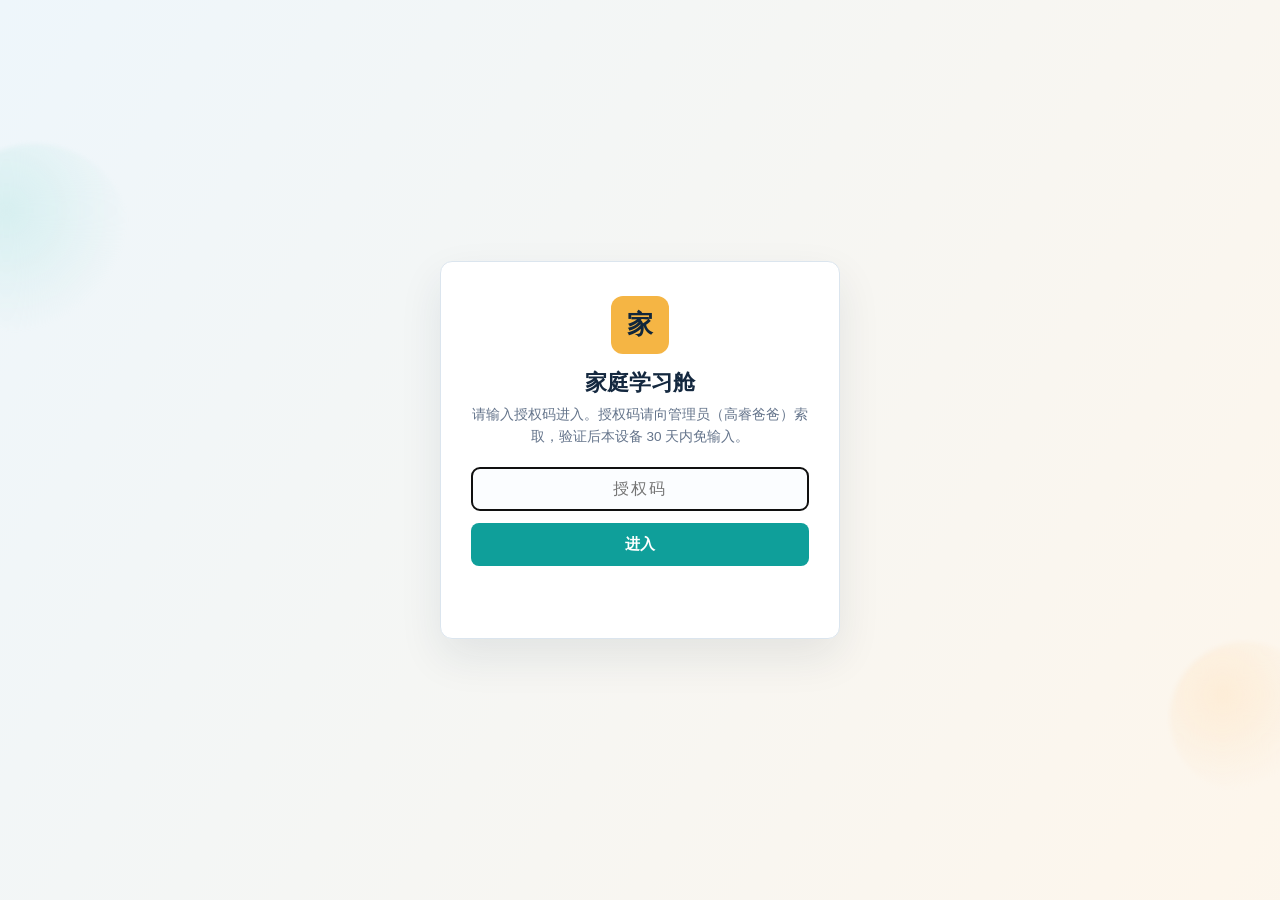
<file: home.html>
<!doctype html>
<html lang="zh-CN">
  <head>
    <meta charset="UTF-8" />
    <meta name="viewport" content="width=device-width, initial-scale=1.0" />
    <title>家庭学习舱 · 起始页</title>
    <link rel="icon" href="data:," />
    <style>
      :root {
        --bg: #f7fafc; --panel: #ffffff; --ink: #14283f; --muted: #64748b;
        --line: #dbe5ee; --teal: #0f9f9a; --teal-soft: #e7f7f5;
        --amber: #d88a18; --amber-soft: #fff4df; --navy: #10263b;
        --shadow: 0 18px 44px rgba(21, 45, 70, 0.09);
      }
      * { box-sizing: border-box; }
      body {
        margin: 0; min-height: 100vh;
        background:
          linear-gradient(rgba(20, 40, 63, 0.035) 1px, transparent 1px),
          linear-gradient(90deg, rgba(20, 40, 63, 0.035) 1px, transparent 1px),
          var(--bg);
        background-size: 28px 28px;
        color: var(--ink);
        font-family: -apple-system, BlinkMacSystemFont, "PingFang SC", "Microsoft YaHei", sans-serif;
      }

      /* ---------- 授权门 ---------- */
      .gate {
        min-height: 100vh; display: grid; place-items: center; padding: 20px;
      }
      .gate-card {
        width: 100%; max-width: 400px; background: var(--panel);
        border: 1px solid var(--line); border-radius: 12px; box-shadow: var(--shadow);
        padding: 34px 30px; text-align: center;
      }
      .gate-mark {
        width: 58px; height: 58px; margin: 0 auto 14px; display: grid; place-items: center;
        background: #f5b544; color: var(--navy); border-radius: 12px; font-weight: 800; font-size: 26px;
      }
      .gate-card h1 { margin: 0 0 6px; font-size: 22px; }
      .gate-card p { margin: 0 0 20px; color: var(--muted); font-size: 13.5px; line-height: 1.6; }
      .gate-card input {
        width: 100%; border: 1px solid var(--line); border-radius: 8px;
        padding: 12px 14px; font: inherit; font-size: 16px; text-align: center;
        letter-spacing: 2px; background: #fbfdff;
      }
      .gate-card button {
        width: 100%; margin-top: 12px; border: 0; border-radius: 8px; padding: 12px;
        background: var(--teal); color: #fff; font: inherit; font-size: 15px; font-weight: 700; cursor: pointer;
      }
      .gate-err { color: #b13c2e; font-size: 13px; min-height: 18px; margin: 10px 0 0; font-weight: 700; }

      /* ---------- 主面板 ---------- */
      .wrap { max-width: 1020px; margin: 0 auto; padding: 28px 20px 60px; }
      .top { display: flex; justify-content: space-between; align-items: center; gap: 14px; flex-wrap: wrap; margin-bottom: 20px; }
      .brand { display: flex; align-items: center; gap: 12px; }
      .brand-mark { width: 46px; height: 46px; display: grid; place-items: center; background: #f5b544; color: var(--navy); border-radius: 9px; font-weight: 800; font-size: 21px; }
      h1 { margin: 0; font-size: 24px; }
      .sub { margin: 4px 0 0; color: var(--muted); font-size: 13px; }
      .actions { display: flex; gap: 8px; flex-wrap: wrap; }
      .actions button, .actions a {
        border: 1px solid var(--line); background: var(--panel); color: #33506b;
        border-radius: 7px; padding: 9px 13px; font: inherit; font-size: 13px;
        cursor: pointer; text-decoration: none;
      }
      .actions .primary { background: var(--teal); border-color: var(--teal); color: #fff; font-weight: 700; }
      .cards { display: grid; grid-template-columns: repeat(auto-fill, minmax(280px, 1fr)); gap: 16px; }
      .child-card {
        background: var(--panel); border: 1px solid var(--line); border-radius: 10px;
        box-shadow: var(--shadow); padding: 20px; display: flex; flex-direction: column; gap: 12px;
        transition: transform 0.18s ease;
      }
      .child-card:hover { transform: translateY(-3px); }
      .cc-head { display: flex; align-items: center; gap: 12px; }
      .cc-avatar { width: 48px; height: 48px; border-radius: 50%; display: grid; place-items: center; background: var(--teal-soft); color: #087872; font-size: 21px; font-weight: 800; flex: none; }
      .cc-head h3 { margin: 0; font-size: 17px; }
      .cc-head p { margin: 3px 0 0; color: var(--muted); font-size: 12.5px; }
      .cc-stats { display: flex; gap: 8px; flex-wrap: wrap; }
      .cc-stats span { background: #f5f8fb; border: 1px solid var(--line); border-radius: 6px; padding: 4px 9px; font-size: 12px; color: #33506b; }
      .cc-stats .hot { background: var(--amber-soft); border-color: #f2dfbd; color: var(--amber); font-weight: 700; }
      .cc-bar { height: 7px; background: #e8eef4; border-radius: 99px; overflow: hidden; }
      .cc-bar i { display: block; height: 100%; background: linear-gradient(90deg, var(--teal), #74c7b8); }
      .cc-foot { display: flex; gap: 8px; align-items: center; }
      .cc-enter { flex: 1; text-align: center; background: var(--navy); color: #fff; border-radius: 7px; padding: 11px; font-size: 14px; font-weight: 700; text-decoration: none; }
      .cc-del { border: 1px solid var(--line); background: #fff; color: #9aa9ba; border-radius: 7px; padding: 10px 12px; font: inherit; font-size: 12px; cursor: pointer; }
      .cc-del:hover { color: #b13c2e; border-color: #e5c0ba; }
      .add-card {
        border: 2px dashed var(--line); border-radius: 10px; display: grid; place-items: center;
        min-height: 190px; color: var(--muted); text-decoration: none; text-align: center;
        font-size: 14px; background: rgba(255, 255, 255, 0.6);
      }
      .add-card strong { display: block; font-size: 30px; color: var(--teal); margin-bottom: 6px; }
      .add-card:hover { border-color: var(--teal); color: #087872; }
      .notice { margin-top: 22px; background: var(--amber-soft); border: 1px solid #f2dfbd; border-radius: 8px; padding: 12px 14px; font-size: 12.5px; color: #7a5510; line-height: 1.65; }
      #importInput { display: none; }
      [hidden] { display: none !important; }

      /* ---------- AI 设置弹层 ---------- */
      .modal-mask { position: fixed; inset: 0; background: rgba(16, 38, 59, 0.45); display: grid; place-items: center; z-index: 50; padding: 16px; }
      .modal { width: 100%; max-width: 440px; background: var(--panel); border-radius: 12px; box-shadow: var(--shadow); padding: 24px; }
      .modal h2 { margin: 0 0 4px; font-size: 18px; }
      .modal .m-cur { margin: 0 0 14px; color: var(--muted); font-size: 12.5px; }
      .modal label { display: block; font-size: 13px; color: #33506b; margin-bottom: 12px; }
      .modal input, .modal select { width: 100%; margin-top: 5px; border: 1px solid var(--line); border-radius: 7px; padding: 10px 12px; font: inherit; font-size: 14px; background: #fbfdff; }
      .modal .m-btns { display: flex; gap: 8px; margin-top: 6px; flex-wrap: wrap; }
      .modal .m-btns button { border: 1px solid var(--line); background: #f5f8fb; color: #33506b; border-radius: 7px; padding: 10px 16px; font: inherit; font-size: 13.5px; cursor: pointer; }
      .modal .m-btns .m-save { background: var(--teal); border-color: var(--teal); color: #fff; font-weight: 700; }
      .modal .m-btns .m-clear { color: #b13c2e; }
      .modal .m-msg { margin: 10px 0 0; font-size: 12.5px; min-height: 18px; color: var(--muted); }
      .modal .m-msg.bad { color: #b13c2e; font-weight: 700; }
      .modal .m-msg.ok { color: #1d7a4f; font-weight: 700; }

      /* ================================================
         🎈 童趣动效包（起始页版）
         ================================================ */
      body {
        background: linear-gradient(120deg, #eef6fb 0%, #fdf6ec 30%, #ecf9f2 60%, #f2effc 85%, #eef6fb 100%);
        background-size: 320% 320%;
        animation: bgBreathe 26s ease-in-out infinite;
        position: relative;
      }
      @keyframes bgBreathe { 0%, 100% { background-position: 0% 50%; } 50% { background-position: 100% 50%; } }
      /* 漂浮的彩色泡泡 */
      body::before, body::after {
        content: ""; position: fixed; border-radius: 50%; pointer-events: none; z-index: 0; filter: blur(2px); opacity: 0.5;
      }
      body::before { width: 190px; height: 190px; left: -60px; top: 16%; background: radial-gradient(circle at 35% 35%, #bfe9e7, transparent 70%); animation: bubbleFloat 11s ease-in-out infinite; }
      body::after { width: 150px; height: 150px; right: -40px; bottom: 12%; background: radial-gradient(circle at 35% 35%, #ffe4c2, transparent 70%); animation: bubbleFloat 13s ease-in-out 2s infinite; }
      @keyframes bubbleFloat { 0%, 100% { transform: translateY(0) scale(1); } 50% { transform: translateY(-30px) scale(1.06); } }
      .board, .gate { position: relative; z-index: 1; }

      /* 孩子卡片：依次蹦出 + 悬浮翘起 + 头像招手 */
      .child-card { animation: cardIn 0.55s cubic-bezier(0.25, 1.4, 0.4, 1) both; transition: transform 0.2s cubic-bezier(0.3, 1.6, 0.5, 1), box-shadow 0.2s; }
      .child-card:nth-child(1) { animation-delay: 0.05s; }
      .child-card:nth-child(2) { animation-delay: 0.14s; }
      .child-card:nth-child(3) { animation-delay: 0.23s; }
      .child-card:nth-child(4) { animation-delay: 0.32s; }
      .child-card:nth-child(5) { animation-delay: 0.41s; }
      @keyframes cardIn { from { opacity: 0; transform: translateY(24px) scale(0.96); } to { opacity: 1; transform: none; } }
      .child-card:hover { transform: translateY(-6px) rotate(-0.4deg); box-shadow: 0 16px 30px rgba(20, 40, 63, 0.14); }
      .cc-avatar { transition: transform 0.25s cubic-bezier(0.3, 1.8, 0.5, 1); }
      .child-card:hover .cc-avatar { transform: rotate(-10deg) scale(1.12); }
      .cc-enter { transition: transform 0.16s cubic-bezier(0.3, 1.6, 0.5, 1), box-shadow 0.16s; }
      .cc-enter:hover { transform: translateY(-2px) scale(1.03); box-shadow: 0 8px 18px rgba(20, 40, 63, 0.25); }
      .cc-enter:active { transform: scale(0.94); }
      .cc-stats .hot { animation: hotPulse 1.8s ease-in-out infinite; display: inline-block; }
      @keyframes hotPulse { 0%, 100% { transform: scale(1); } 50% { transform: scale(1.1); } }
      .cc-bar i { position: relative; overflow: hidden; }
      .cc-bar i::after { content: ""; position: absolute; inset: 0; background: linear-gradient(100deg, transparent 30%, rgba(255, 255, 255, 0.6) 50%, transparent 70%); background-size: 220% 100%; animation: shineMove 2.6s linear infinite; }
      @keyframes shineMove { from { background-position: 220% 0; } to { background-position: -220% 0; } }

      /* 添加孩子卡片：加号弹跳 */
      .add-card { transition: transform 0.2s cubic-bezier(0.3, 1.6, 0.5, 1), border-color 0.2s, color 0.2s; }
      .add-card:hover { transform: translateY(-4px); }
      .add-card strong { display: block; animation: plusBob 2s ease-in-out infinite; }
      @keyframes plusBob { 0%, 100% { transform: translateY(0); } 50% { transform: translateY(-6px); } }

      /* 授权门："家"字摇摆欢迎 */
      .gate-mark { animation: gateWiggle 3s ease-in-out infinite; }
      @keyframes gateWiggle { 0%, 84%, 100% { transform: rotate(0); } 88% { transform: rotate(-8deg) scale(1.06); } 94% { transform: rotate(7deg); } }
      .gate-card { animation: cardIn 0.55s cubic-bezier(0.25, 1.4, 0.4, 1) both; }
      .gate-card button { transition: transform 0.16s cubic-bezier(0.3, 1.6, 0.5, 1); }
      .gate-card button:hover { transform: translateY(-2px) scale(1.02); }
      .gate-card button:active { transform: scale(0.94); }

      /* 工具栏按钮：果冻手感 */
      .actions button, .actions a { transition: transform 0.16s cubic-bezier(0.3, 1.6, 0.5, 1), background 0.16s, border-color 0.16s; }
      .actions button:hover, .actions a:hover { transform: translateY(-2px); }
      .actions button:active, .actions a:active { transform: scale(0.93); }

      @media (prefers-reduced-motion: reduce) {
        *, *::before, *::after { animation-duration: 0.01ms !important; animation-iteration-count: 1 !important; transition-duration: 0.01ms !important; }
      }
    </style>
  </head>
  <body>
    <!-- 授权门 -->
    <div class="gate" id="gate" hidden>
      <div class="gate-card">
        <div class="gate-mark">家</div>
        <h1>家庭学习舱</h1>
        <p>请输入授权码进入。授权码请向管理员（高睿爸爸）索取，验证后本设备 30 天内免输入。</p>
        <input type="password" id="codeInput" placeholder="授权码" autocomplete="off" />
        <button id="codeBtn" type="button">进入</button>
        <p class="gate-err" id="gateErr"></p>
      </div>
    </div>

    <!-- 主面板 -->
    <div class="wrap" id="board" hidden>
      <div class="top">
        <div class="brand">
          <div class="brand-mark">家</div>
          <div>
            <h1>家庭学习舱</h1>
            <p class="sub">选择孩子进入专属学习舱，每个孩子的课程和进度互相独立</p>
          </div>
        </div>
        <div class="actions">
          <a class="primary" href="./custom.html">+ 添加孩子</a>
          <a href="./report.html">家长报告</a>
          <a href="./curriculum.html">教材包</a>
          <a href="./guide.html">📖 使用说明</a>
          <button id="aiKeyBtn" type="button">AI Key 设置</button>
          <button id="exportBtn" type="button">导出备份</button>
          <button id="importBtn" type="button">导入备份</button>
          <input type="file" id="importInput" accept=".json" />
          <button id="logoutBtn" type="button">退出授权</button>
        </div>
      </div>
      <div class="cards" id="cards"></div>
      <div class="notice">
        孩子的课程与学习进度保存在本设备的浏览器里，请让孩子固定使用同一台设备学习。换设备或重装浏览器前，先点"导出备份"，把文件传到新设备后"导入备份"即可完整恢复。添加新孩子请点"+ 添加孩子"，按向导填写情况并生成课程。
      </div>
    </div>

    <!-- AI 设置弹层 -->
    <div class="modal-mask" id="aiModal" hidden>
      <div class="modal">
        <h2>AI 设置</h2>
        <p class="m-cur" id="aiCur">当前未设置。</p>
        <label>模型供应商
          <select id="aiProvider">
            <option value="0" selected>通义千问（推荐，已验证网页直连）</option>
            <option value="1">DeepSeek</option>
            <option value="2">Kimi / Moonshot</option>
            <option value="3">豆包 / 火山方舟</option>
            <option value="4">自定义（OpenAI 兼容接口）</option>
          </select>
        </label>
        <label>接口地址<input type="text" id="aiEndpoint" /></label>
        <label>模型名<input type="text" id="aiModel" /></label>
        <label>API Key（直接粘贴即可）<input type="password" id="aiKey" placeholder="sk-..." autocomplete="off" /></label>
        <div class="m-btns">
          <button class="m-save" id="aiSave" type="button">保存</button>
          <button id="aiCancel" type="button">取消</button>
          <button class="m-clear" id="aiClear" type="button">清除设置</button>
        </div>
        <p class="m-msg" id="aiMsg">通义已验证支持网页直连；其他供应商若出题时报"无法连接"，请换回通义。</p>
      </div>
    </div>

    <script src="./gaorui-data.js"></script>
    <script>
      (function () {
        "use strict";
        var EXPECTED = "35877d8de72fbb66117be6da30e7503b171e4e16de487155175a6aaa53140329";
        var VALID_MS = 30 * 24 * 3600 * 1000;
        var $ = function (id) { return document.getElementById(id); };

        function esc(v) {
          return String(v == null ? "" : v).replace(/[&<>"']/g, function (c) {
            return { "&": "&amp;", "<": "&lt;", ">": "&gt;", '"': "&quot;", "'": "&#39;" }[c];
          });
        }
        /* 纯 JS SHA-256 兜底。
         * 浏览器只在 HTTPS / localhost 下提供 crypto.subtle；
         * 通过 http://局域网IP（iPad 连电脑）或 file:// 打开时它是 undefined，
         * 没有这个兜底的话授权码会永远验证不过去。 */
        function sha256Fallback(ascii) {
          function rr(v, a) { return (v >>> a) | (v << (32 - a)); }
          var mp = Math.pow, maxWord = mp(2, 32), i, j, result = "", words = [];
          var asciiBitLength = ascii.length * 8;
          var hash = [], k = [], primeCounter = 0, isComposite = {};
          for (var cand = 2; primeCounter < 64; cand++) {
            if (!isComposite[cand]) {
              for (i = 0; i < 313; i += cand) isComposite[i] = cand;
              hash[primeCounter] = (mp(cand, 0.5) * maxWord) | 0;
              k[primeCounter++] = (mp(cand, 1 / 3) * maxWord) | 0;
            }
          }
          ascii += "\x80";
          while (ascii.length % 64 - 56) ascii += "\x00";
          for (i = 0; i < ascii.length; i++) {
            j = ascii.charCodeAt(i);
            if (j >> 8) return "";
            words[i >> 2] |= j << ((3 - i) % 4) * 8;
          }
          words[words.length] = (asciiBitLength / maxWord) | 0;
          words[words.length] = asciiBitLength;
          for (j = 0; j < words.length;) {
            var w = words.slice(j, j += 16), oldHash = hash;
            hash = hash.slice(0, 8);
            for (i = 0; i < 64; i++) {
              var w15 = w[i - 15], w2 = w[i - 2];
              var a = hash[0], e = hash[4];
              var t1 = hash[7] + (rr(e, 6) ^ rr(e, 11) ^ rr(e, 25)) + ((e & hash[5]) ^ ((~e) & hash[6])) + k[i]
                + (w[i] = (i < 16) ? w[i] : (w[i - 16] + (rr(w15, 7) ^ rr(w15, 18) ^ (w15 >>> 3)) + w[i - 7]
                  + (rr(w2, 17) ^ rr(w2, 19) ^ (w2 >>> 10))) | 0);
              var t2 = (rr(a, 2) ^ rr(a, 13) ^ rr(a, 22)) + ((a & hash[1]) ^ (a & hash[2]) ^ (hash[1] & hash[2]));
              hash = [(t1 + t2) | 0].concat(hash);
              hash[4] = (hash[4] + t1) | 0;
            }
            for (i = 0; i < 8; i++) hash[i] = (hash[i] + oldHash[i]) | 0;
          }
          for (i = 0; i < 8; i++) for (j = 3; j + 1; j--) {
            var b = (hash[i] >> (j * 8)) & 255;
            result += ((b < 16) ? 0 : "") + b.toString(16);
          }
          return result;
        }
        function sha256Hex(text) {
          try {
            if (window.crypto && window.crypto.subtle && window.TextEncoder) {
              var data = new TextEncoder().encode(text);
              return crypto.subtle.digest("SHA-256", data).then(function (buf) {
                return Array.prototype.map.call(new Uint8Array(buf), function (b) {
                  return b.toString(16).padStart(2, "0");
                }).join("");
              });
            }
          } catch (e) { /* 落到下面的兜底 */ }
          return Promise.resolve(sha256Fallback(unescape(encodeURIComponent(text))));
        }
        function isAuthed() {
          try {
            var a = JSON.parse(localStorage.getItem("family:auth") || "null");
            return !!(a && a.h === EXPECTED && Date.now() - a.ts < VALID_MS);
          } catch (e) { return false; }
        }
        function loadJSON(key, fallback) {
          try { var r = localStorage.getItem(key); return r === null ? fallback : JSON.parse(r); }
          catch (e) { return fallback; }
        }
        function saveJSON(key, v) { try { localStorage.setItem(key, JSON.stringify(v)); } catch (e) { /* 忽略 */ } }

        /* ---------- 授权门 ---------- */
        function tryEnter() {
          var code = $("codeInput").value.trim();
          if (!code) { $("gateErr").textContent = "请输入授权码。"; return; }
          sha256Hex(code).then(function (h) {
            if (h === EXPECTED) {
              saveJSON("family:auth", { h: h, ts: Date.now() });
              var next = new URLSearchParams(location.search).get("next");
              if (next && /^[\w.-]+\.html/.test(next)) { location.replace("./" + next); return; }
              showBoard();
            } else {
              $("gateErr").textContent = "授权码不正确，请核对后重试。";
              $("codeInput").value = "";
            }
          });
        }
        $("codeBtn").addEventListener("click", tryEnter);
        $("codeInput").addEventListener("keydown", function (e) { if (e.key === "Enter") tryEnter(); });

        /* ---------- 孩子卡片 ---------- */
        function childStats(podId, total) {
          var done = loadJSON(podId + ":completed", []).length;
          var days = loadJSON(podId + ":activeDays", []);
          var last = days.length ? days[days.length - 1] : "";
          // 连续天数（从最后活跃日往前数）；注意用本地时区格式化，不能用 toISOString(UTC)
          var streak = 0;
          if (days.length) {
            var set = {}; days.forEach(function (d) { set[d] = 1; });
            var fmtLocal = function (dt) {
              return dt.getFullYear() + "-" + String(dt.getMonth() + 1).padStart(2, "0") + "-" + String(dt.getDate()).padStart(2, "0");
            };
            var cur = new Date(days[days.length - 1] + "T00:00:00");
            while (set[fmtLocal(cur)]) { streak++; cur.setDate(cur.getDate() - 1); }
          }
          return { done: done, total: total, streak: streak, last: last };
        }
        /* 高睿一次性迁移为标准孩子档案：课程入 family:children，旧进度键接续使用 */
        function migrateGaorui() {
          try {
            if (localStorage.getItem("family:grxMigrated")) return;
            if (!window.GAORUI_SUBJECTS) return;
            var kids = loadJSON("family:children", []);
            if (!kids.some(function (c) { return c.podId === "grx"; })) {
              kids.unshift({
                podId: "grx",
                createdAt: Date.now(),
                generatedAt: "2026-07-06",
                student: { name: "高睿", grade: "八升九 · GIC / IG 预习", goal: "完成暑假作业，预习九年级与 IG 学科", days: 56 },
                subjects: window.GAORUI_SUBJECTS,
              });
              saveJSON("family:children", kids);
            }
            // 旧版"标记已学"进度：completedLessons → grx:completed
            if (!localStorage.getItem("grx:completed")) {
              var old = localStorage.getItem("completedLessons");
              if (old) localStorage.setItem("grx:completed", old);
            }
            localStorage.setItem("family:grxMigrated", "1");
          } catch (e) { /* 忽略 */ }
        }
        function cardHtml(name, grade, stats, href, delId, reportId) {
          var pct = stats.total ? Math.min(100, Math.round((stats.done / stats.total) * 100)) : 0;
          return (
            '<div class="child-card">' +
            '<div class="cc-head"><div class="cc-avatar">' + esc(name[0] || "学") + "</div>" +
            "<div><h3>" + esc(name) + "</h3><p>" + esc(grade) + "</p></div></div>" +
            '<div class="cc-stats">' +
            "<span>已学 " + stats.done + "/" + stats.total + " 个知识点</span>" +
            (stats.streak > 1 ? '<span class="hot">连续 ' + stats.streak + " 天</span>" : "") +
            (stats.last ? "<span>上次 " + esc(stats.last.slice(5)) + "</span>" : "<span>还没开始</span>") +
            "</div>" +
            '<div class="cc-bar"><i style="width:' + pct + '%"></i></div>' +
            '<div class="cc-foot"><a class="cc-enter" href="' + href + '">进入学习舱</a>' +
            '<a class="cc-del" style="text-decoration:none" href="./report.html?child=' + encodeURIComponent(reportId) + '">报告</a>' +
            (delId ? '<button class="cc-del" data-del="' + esc(delId) + '">删除</button>' : "") +
            "</div></div>"
          );
        }
        function countLessons(child) {
          var n = 0;
          Object.keys(child.subjects || {}).forEach(function (k) { n += (child.subjects[k].lessons || []).length; });
          return n;
        }
        function renderCards() {
          migrateGaorui();
          var children = loadJSON("family:children", []);
          var html = "";
          children.forEach(function (c) {
            var stats = childStats(c.podId, countLessons(c));
            var delId = c.podId === "grx" ? "" : c.podId; // 高睿档案不提供删除，防误删
            html += cardHtml(c.student.name, c.student.grade, stats, "./learn.html?child=" + encodeURIComponent(c.podId), delId, c.podId);
          });
          html += '<a class="add-card" href="./custom.html"><span><strong>＋</strong>添加孩子<br />填写情况，生成专属学习舱</span></a>';
          $("cards").innerHTML = html;
          Array.prototype.forEach.call(document.querySelectorAll(".cc-del"), function (btn) {
            btn.addEventListener("click", function () {
              var id = btn.dataset.del;
              var kids = loadJSON("family:children", []);
              var kid = kids.filter(function (c) { return c.podId === id; })[0];
              if (!kid) return;
              if (!confirm("确定删除「" + kid.student.name + "」的学习舱？课程和学习进度都会清除，建议先导出备份。")) return;
              saveJSON("family:children", kids.filter(function (c) { return c.podId !== id; }));
              // 清理该孩子的进度键
              var toRemove = [];
              for (var i = 0; i < localStorage.length; i++) {
                var k = localStorage.key(i);
                if (k && k.indexOf(id + ":") === 0) toRemove.push(k);
              }
              toRemove.forEach(function (k) { localStorage.removeItem(k); });
              renderCards();
            });
          });
        }

        /* ---------- 备份 ---------- */
        $("exportBtn").addEventListener("click", function () {
          var dump = {};
          for (var i = 0; i < localStorage.length; i++) {
            var k = localStorage.key(i);
            if (k === "family:auth") continue; // 授权不导出
            dump[k] = localStorage.getItem(k);
          }
          var blob = new Blob([JSON.stringify({ type: "family-backup", ts: Date.now(), data: dump }, null, 2)], { type: "application/json" });
          var a = document.createElement("a");
          a.href = URL.createObjectURL(blob);
          var d = new Date();
          a.download = "家庭学习舱备份-" + d.getFullYear() + String(d.getMonth() + 1).padStart(2, "0") + String(d.getDate()).padStart(2, "0") + ".json";
          document.body.appendChild(a); a.click(); document.body.removeChild(a);
        });
        $("importBtn").addEventListener("click", function () { $("importInput").click(); });
        $("importInput").addEventListener("change", function () {
          var file = $("importInput").files[0];
          if (!file) return;
          var reader = new FileReader();
          reader.onload = function () {
            try {
              var obj = JSON.parse(reader.result);
              if (!obj || obj.type !== "family-backup" || !obj.data) throw new Error("不是有效的备份文件");
              Object.keys(obj.data).forEach(function (k) {
                if (k === "family:auth") return;
                localStorage.setItem(k, obj.data[k]);
              });
              renderCards();
              alert("导入成功，孩子档案和进度已恢复。");
            } catch (e) { alert("导入失败：" + e.message); }
            $("importInput").value = "";
          };
          reader.readAsText(file);
        });
        $("logoutBtn").addEventListener("click", function () {
          localStorage.removeItem("family:auth");
          location.reload();
        });

        /* ---------- AI 设置弹层（供应商任选，AI 每日出题用，本机所有孩子共用） ---------- */
        var AI_PRESETS = [
          ["通义千问", "https://dashscope.aliyuncs.com/compatible-mode/v1/chat/completions", "qwen-plus"],
          ["DeepSeek", "https://api.deepseek.com/v1/chat/completions", "deepseek-chat"],
          ["Kimi / Moonshot", "https://api.moonshot.cn/v1/chat/completions", "moonshot-v1-32k"],
          ["豆包 / 火山方舟", "https://ark.cn-beijing.volces.com/api/v3/chat/completions", "doubao-seed-1-6-250615"],
          ["自定义", "", ""],
        ];
        function aiMsg(text, cls) {
          $("aiMsg").textContent = text;
          $("aiMsg").className = "m-msg" + (cls ? " " + cls : "");
        }
        function openAiModal() {
          var cur = null;
          try { cur = JSON.parse(localStorage.getItem("family:aiConfig") || "null"); } catch (e) { /* 忽略 */ }
          if (cur && cur.apiKey) {
            $("aiCur").textContent = "当前：" + ((cur.endpoint || "").split("/")[2] || "") + " · " + (cur.model || "") + " · Key " + cur.apiKey.slice(0, 6) + "***" + cur.apiKey.slice(-4);
            var idx = AI_PRESETS.findIndex(function (p) { return p[1] === cur.endpoint; });
            $("aiProvider").value = String(idx >= 0 ? idx : 4);
            $("aiEndpoint").value = cur.endpoint || "";
            $("aiModel").value = cur.model || "";
            $("aiKey").value = cur.apiKey;
          } else {
            $("aiCur").textContent = "当前未设置。填好后本设备所有孩子的学习舱都能 AI 出题。";
            $("aiProvider").value = "0";
            $("aiEndpoint").value = AI_PRESETS[0][1];
            $("aiModel").value = AI_PRESETS[0][2];
            $("aiKey").value = "";
          }
          aiMsg("通义已验证支持网页直连；其他供应商若出题时报\"无法连接\"，请换回通义。");
          $("aiModal").hidden = false;
          $("aiKey").focus();
        }
        $("aiKeyBtn").addEventListener("click", openAiModal);
        $("aiProvider").addEventListener("change", function () {
          var p = AI_PRESETS[Number($("aiProvider").value)] || AI_PRESETS[4];
          $("aiEndpoint").value = p[1];
          $("aiModel").value = p[2];
        });
        $("aiCancel").addEventListener("click", function () { $("aiModal").hidden = true; });
        $("aiModal").addEventListener("click", function (e) { if (e.target === $("aiModal")) $("aiModal").hidden = true; });
        $("aiClear").addEventListener("click", function () {
          if (!confirm("清除 AI 设置？学习舱将回退为基础题模式。")) return;
          localStorage.removeItem("family:aiConfig");
          localStorage.removeItem("family:apiKey");
          var kids0 = loadJSON("family:children", []);
          kids0.forEach(function (c) { delete c.ai; delete c.apiKey; });
          saveJSON("family:children", kids0);
          $("aiModal").hidden = true;
        });
        $("aiSave").addEventListener("click", function () {
          var endpoint = $("aiEndpoint").value.trim();
          var model = $("aiModel").value.trim();
          var key = $("aiKey").value.trim();
          if (!key) { aiMsg("请粘贴 API Key。", "bad"); return; }
          if (key.length < 8 || /\s/.test(key)) { aiMsg("这个 Key 看起来不完整（太短或包含空格），请重新复制粘贴。", "bad"); return; }
          if (!/^https:\/\/.+/.test(endpoint)) { aiMsg("接口地址需要以 https:// 开头。", "bad"); return; }
          if (!model) { aiMsg("请填写模型名。", "bad"); return; }
          try {
            var cfgObj = { endpoint: endpoint, model: model, apiKey: key };
            localStorage.setItem("family:aiConfig", JSON.stringify(cfgObj));
            localStorage.setItem("family:apiKey", key);
            var kids = loadJSON("family:children", []);
            kids.forEach(function (c) { c.ai = cfgObj; c.apiKey = key; });
            saveJSON("family:children", kids);
            aiMsg("已保存！本设备所有孩子的学习舱都会用 " + model + " 出题。", "ok");
            setTimeout(function () { $("aiModal").hidden = true; }, 1200);
          } catch (e) { aiMsg("保存失败：" + e.message, "bad"); }
        });

        /* ---------- 启动 ---------- */
        function showBoard() {
          $("gate").hidden = true;
          $("board").hidden = false;
          renderCards();
        }
        if (isAuthed()) {
          var next = new URLSearchParams(location.search).get("next");
          if (next && /^[\w.-]+\.html/.test(next)) { location.replace("./" + next); }
          else showBoard();
        } else {
          $("gate").hidden = false;
          $("codeInput").focus();
        }
      })();
    </script>
  </body>
</html>
</file>
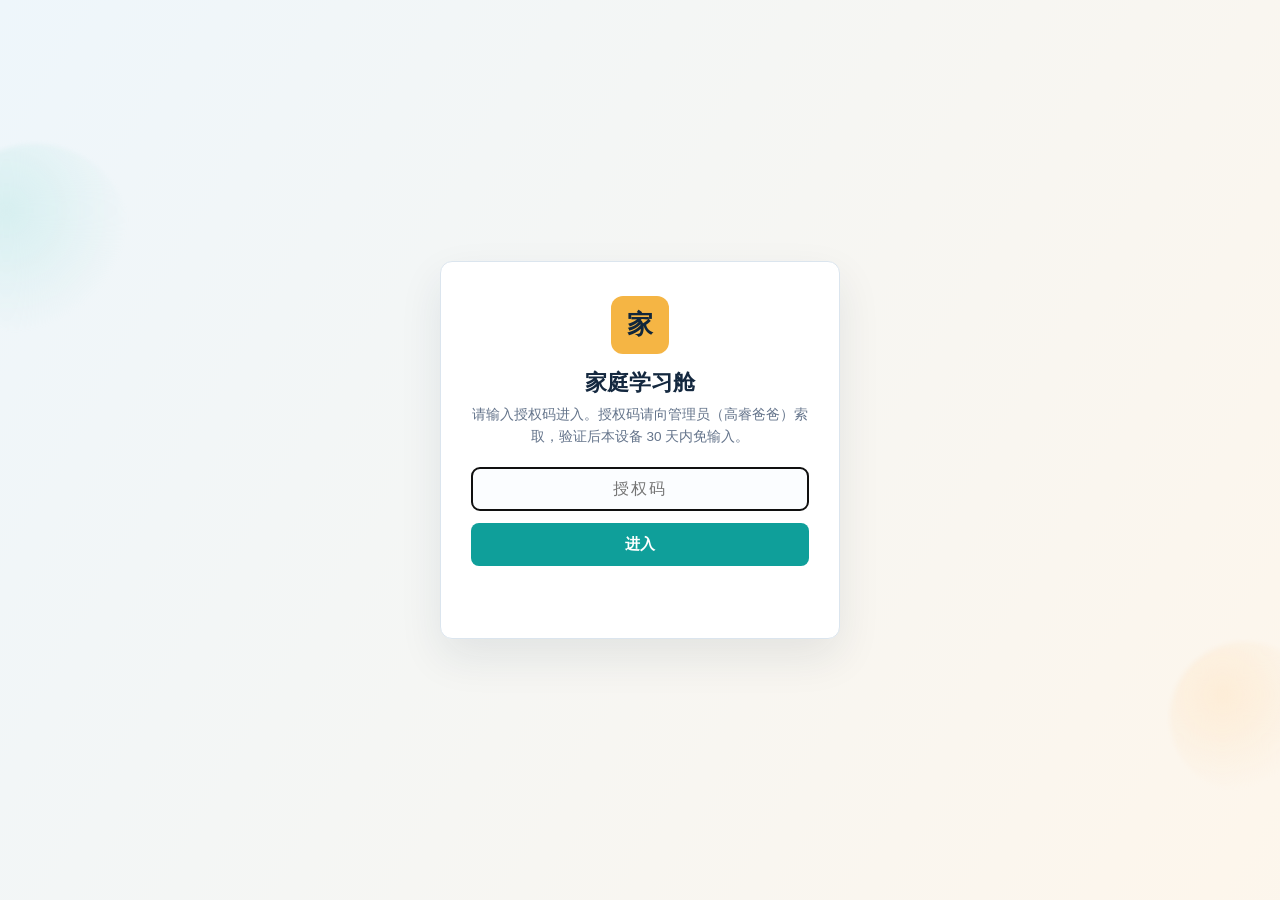
<file: learn.html>
<!doctype html>
<html lang="zh-CN">
  <head>
    <meta charset="UTF-8" />
    <meta name="viewport" content="width=device-width, initial-scale=1.0" />
    <title>学习舱</title>
    <link rel="icon" href="data:," />
    <link rel="stylesheet" href="./pod-template.css" />
    <style>
      /* 添加学习资料弹层 */
      .mat-mask { position: fixed; inset: 0; background: rgba(16, 38, 59, 0.5); display: grid; place-items: center; z-index: 60; padding: 16px; }
      .mat-modal { width: 100%; max-width: 520px; max-height: 90vh; overflow: auto; background: #fff; border-radius: 12px; padding: 22px; color: #14283f; }
      .mat-modal h2 { margin: 0 0 4px; font-size: 18px; }
      .mat-modal .mat-tip { margin: 0 0 12px; color: #64748b; font-size: 12.5px; line-height: 1.6; }
      .mat-modal label { display: block; font-size: 13px; color: #33506b; margin-bottom: 10px; }
      .mat-modal textarea, .mat-modal select, .mat-modal input[type="text"] { width: 100%; margin-top: 5px; border: 1px solid #dbe5ee; border-radius: 7px; padding: 9px 11px; font: inherit; font-size: 13.5px; background: #fbfdff; }
      .mat-modal textarea { resize: vertical; }
      .mat-btns { display: flex; gap: 8px; flex-wrap: wrap; margin-top: 4px; }
      .mat-btns button { border: 1px solid #dbe5ee; background: #f5f8fb; color: #33506b; border-radius: 7px; padding: 10px 15px; font: inherit; font-size: 13.5px; cursor: pointer; }
      .mat-btns .mat-go { background: #0f9f9a; border-color: #0f9f9a; color: #fff; font-weight: 700; }
      .mat-msg { margin: 10px 0 0; font-size: 12.5px; min-height: 18px; color: #64748b; line-height: 1.6; }
      .mat-msg.bad { color: #b13c2e; font-weight: 700; }
      .mat-msg.ok { color: #1d7a4f; font-weight: 700; }
      .mat-file { font-size: 12.5px; color: #64748b; margin-bottom: 10px; }
      [hidden] { display: none !important; }

      .sidebar-link {
        display: block; color: #cfe3f5; text-decoration: none; font-size: 13px;
        background: rgba(255, 255, 255, 0.06); border: 1px solid rgba(255, 255, 255, 0.12);
        border-radius: 7px; padding: 10px 12px;
      }
      .sidebar-link:hover { background: rgba(255, 255, 255, 0.12); color: #fff; }
      .missing { padding: 60px 24px; text-align: center; font-family: inherit; }
      .missing a { color: #0f9f9a; }
      #sendReportBtn { background: rgba(15,159,154,0.22); border-color: rgba(15,159,154,0.5); color: #d6fff2; font-weight: 700; }
      #sendReportBtn:hover { background: rgba(15,159,154,0.34); color: #fff; }
      .send-msg { margin: 2px 2px 0; font-size: 12px; color: #cfe3f5; min-height: 14px; line-height: 1.5; }
      .send-msg.ok { color: #9be7c8; font-weight: 700; }
      .send-msg.bad { color: #ffc9bf; font-weight: 700; }
    </style>
  </head>
  <body>
    <div class="app-shell" id="appShell">
      <aside class="sidebar">
        <div class="brand">
          <div class="brand-mark" id="brandMark">学</div>
          <div>
            <h1 id="brandTitle">学习舱</h1>
            <p id="brandSub"></p>
          </div>
        </div>

        <nav class="subject-nav" aria-label="科目导航"></nav>

        <a class="sidebar-link" href="./home.html">⇄ 切换孩子 · 返回起始页</a>
        <a class="sidebar-link" id="reportLink" href="./report.html">学习报告 · 给家长看</a>
        <a class="sidebar-link" id="addMaterialBtn" href="javascript:void(0)">＋ 添加学习资料 · 自动生成课程</a>
        <a class="sidebar-link" id="sendReportBtn" href="javascript:void(0)">📤 学完了，发送今日报告给家长</a>
        <p class="send-msg" id="sendMsg"></p>
        <a class="sidebar-link" href="./guide.html#kid">📖 使用说明书</a>

        <div class="sidebar-note">
          <span>今日原则</span>
          <strong>学一点，测一下，明早复核。</strong>
        </div>
      </aside>

      <main class="workspace">
        <header class="topbar">
          <div>
            <p class="date-line" id="dateLine"></p>
            <h2 id="topGreeting">把今天的学习节奏跑起来</h2>
          </div>
          <div class="progress-card">
            <span>计划进度</span>
            <strong id="progressDays">—</strong>
            <div class="progress-track"><div class="progress-fill" id="progressFill"></div></div>
            <p class="streak-line" id="streakLine"></p>
          </div>
        </header>

        <section class="dashboard-grid">
          <section class="panel today-panel">
            <div class="section-title">
              <h3>今日任务</h3>
              <span>完成后点亮</span>
            </div>
            <div class="task-list" id="taskList"></div>
          </section>

          <section class="panel map-panel">
            <div class="section-title">
              <h3>科目闯关地图</h3>
              <span id="subjectSummary"></span>
            </div>
            <div class="quest-map" id="questMap"></div>
          </section>

          <section class="panel lesson-panel">
            <div class="lesson-header">
              <div>
                <span id="lessonSubject"></span>
                <h3 id="lessonTitle"></h3>
              </div>
              <div class="lesson-actions">
                <button class="ghost-button" id="playLesson">播放讲解</button>
                <button class="ghost-button" id="speakLesson">朗读讲解</button>
                <button class="ghost-button" id="markDone">标记已学</button>
              </div>
            </div>
            <p class="one-line" id="lessonOneLine"></p>
            <div class="narration-card">
              <div class="narration-top">
                <span id="animationLabel">分步讲解</span>
                <div class="mini-progress"><div id="animationProgress"></div></div>
              </div>
              <p id="narrationText"></p>
            </div>
            <div class="concept-box" id="conceptBox"></div>
            <h4 class="term-title">本节关键词</h4>
            <div class="term-strip" id="termStrip"></div>
            <div class="lesson-columns">
              <div>
                <h4>生活例子</h4>
                <p id="lessonExample"></p>
              </div>
              <div>
                <h4>易错提醒</h4>
                <p id="mistakeText"></p>
              </div>
            </div>
            <div class="review-block">
              <h4>明天复核</h4>
              <ul id="reviewPoints"></ul>
            </div>
          </section>

          <section class="panel quiz-panel">
            <div class="section-title">
              <h3>今日小测</h3>
              <span>提交后立刻判分</span>
            </div>
            <div id="quizBox"></div>
            <button class="primary-button" id="submitQuiz">提交小测</button>
            <p class="quiz-result" id="quizResult"></p>
          </section>

          <section class="panel review-panel">
            <div class="section-title">
              <h3>明早复核队列</h3>
              <span>错题自动收集</span>
            </div>
            <ol id="reviewQueue"></ol>
          </section>
        </section>
      </main>
    </div>

    <!-- 添加学习资料弹层 -->
    <div class="mat-mask" id="matMask" hidden>
      <div class="mat-modal">
        <h2>添加学习资料，自动生成课程</h2>
        <p class="mat-tip">把想学的资料粘贴进来（课本目录、讲义、单词表、题目都行）。AI 会按你最近的小测表现确定起点难度，把资料拆成由易到难的知识点，安排到每天学习。</p>
        <label>资料放到哪里
          <select id="matTarget"></select>
        </label>
        <label>新科目名称（选"生成新科目"时填）<input type="text" id="matLabel" placeholder="例如：奥数思维、科学实验" /></label>
        <label>粘贴学习资料<textarea id="matText" rows="8" placeholder="粘贴文字资料，或用下面按钮选择文本文件"></textarea></label>
        <p class="mat-file"><button id="matFileBtn" type="button">选择文本文件（txt/md/csv）</button>　PDF、Word、照片等请让家长在"添加孩子"页导入资料包后复制过来。</p>
        <input type="file" id="matFile" accept=".txt,.md,.csv,.json" hidden />
        <div class="mat-btns">
          <button class="mat-go" id="matGo" type="button">生成课程（由易到难）</button>
          <button id="matCancel" type="button">取消</button>
        </div>
        <p class="mat-msg" id="matMsg"></p>
      </div>
    </div>

    <script src="./auth.js"></script>
    <script>
      /* 从本机家庭档案读取该孩子的课程，注入 LEARNING_DATA 供运行时渲染 */
      (function () {
        "use strict";
        function fail(msg) {
          document.body.innerHTML =
            '<div class="missing"><h2>' + msg + '</h2><p><a href="./home.html">← 返回起始页选择孩子</a></p></div>';
        }
        var id = new URLSearchParams(location.search).get("child");
        if (!id) { fail("没有指定孩子"); return; }
        var children = [];
        try { children = JSON.parse(localStorage.getItem("family:children") || "[]"); } catch (e) { /* 忽略 */ }
        var child = null;
        for (var i = 0; i < children.length; i++) {
          if (children[i].podId === id) { child = children[i]; break; }
        }
        if (!child) { fail("在本设备上没有找到这个孩子的学习舱"); return; }
        window.LEARNING_DATA = child;
        var name = child.student.name || "学";
        document.title = name + "学习舱";
        document.getElementById("brandMark").textContent = name[0];
        document.getElementById("brandTitle").textContent = name + "学习舱";
        document.getElementById("brandSub").textContent = child.student.grade + " · " + child.student.goal;
        document.getElementById("reportLink").href = "./report.html?child=" + encodeURIComponent(child.podId);

        /* ---------- 添加学习资料 → AI 生成/补充课程 ---------- */
        var $m = function (id) { return document.getElementById(id); };
        function matMsg(t, cls) { $m("matMsg").textContent = t; $m("matMsg").className = "mat-msg" + (cls ? " " + cls : ""); }
        function getChildAI() {
          if (child.ai && child.ai.apiKey) return child.ai;
          try {
            var c = JSON.parse(localStorage.getItem("family:aiConfig") || "null");
            if (c && c.apiKey) return c;
            var k = localStorage.getItem("family:apiKey");
            if (k) return { apiKey: k, model: "qwen-plus", endpoint: "" };
          } catch (e) { /* 忽略 */ }
          return null;
        }
        function recentAbility() {
          var sc = [];
          try { sc = JSON.parse(localStorage.getItem(child.podId + ":scores") || "[]"); } catch (e) { /* 忽略 */ }
          var last = sc.slice(-10);
          var got = 0, tot = 0;
          last.forEach(function (s) { got += s.score; tot += s.total; });
          return tot ? Math.round((got / tot) * 100) : null;
        }
        $m("addMaterialBtn").addEventListener("click", function () {
          var sel = $m("matTarget");
          sel.innerHTML = '<option value="__new__">生成一个新科目</option>' +
            Object.keys(child.subjects).map(function (k) {
              return '<option value="' + k + '">补充到：' + child.subjects[k].label + "</option>";
            }).join("");
          matMsg("");
          $m("matMask").hidden = false;
        });
        $m("matCancel").addEventListener("click", function () { $m("matMask").hidden = true; });
        $m("matMask").addEventListener("click", function (e) { if (e.target === $m("matMask")) $m("matMask").hidden = true; });
        $m("matFileBtn").addEventListener("click", function () { $m("matFile").click(); });
        $m("matFile").addEventListener("change", function () {
          var f = $m("matFile").files[0];
          if (!f) return;
          if (f.size > 5 * 1024 * 1024) { matMsg("文本文件请在 5MB 以内。", "bad"); return; }
          var r = new FileReader();
          r.onload = function () { $m("matText").value += (($m("matText").value ? "\n\n" : "") + r.result).slice(0, 60000); matMsg("文件内容已加入。", "ok"); };
          r.readAsText(f);
          $m("matFile").value = "";
        });
        $m("matGo").addEventListener("click", function () {
          var material = $m("matText").value.trim();
          if (material.length < 20) { matMsg("请先粘贴足够的学习资料（至少 20 字）。", "bad"); return; }
          var ai = getChildAI();
          if (!ai || !ai.apiKey) { matMsg("需要先在起始页\"AI 设置\"里配置 API Key。", "bad"); return; }
          var target = $m("matTarget").value;
          var isNew = target === "__new__";
          var newLabel = $m("matLabel").value.trim();
          if (isNew && !newLabel) { matMsg("请给新科目起个名字。", "bad"); return; }
          var pct = recentAbility();
          var existTitles = !isNew ? child.subjects[target].lessons.map(function (l) { return l.title; }) : [];
          if (!isNew && child.subjects[target].lessons.length >= 20) { matMsg("该科目课程已达 20 个上限，请生成新科目。", "bad"); return; }
          var prompt =
            "你是学习规划师。学生：" + child.student.name + "，" + child.student.grade + "。" +
            (pct === null ? "还没有小测记录，按该年级常规水平安排。" : "近期小测平均正确率 " + pct + "%。低于60%请从最基础讲起并放慢梯度；高于80%可适当加深。") + "\n" +
            "【学生新增的学习资料】\n" + material.slice(0, 20000) + "\n\n" +
            (isNew
              ? "任务：把资料整理成新科目《" + newLabel + "》的课程。"
              : "任务：把资料整理成课程，补充到已有科目《" + child.subjects[target].label + "》。该科目已有课程（不要重复，内容和难度要衔接在其后）：" + existTitles.join("、") + "。") +
            "\n拆成 4-8 个知识点课件，严格按从易到难排序（第1课最简单，逐课递进），这个顺序就是每天的学习顺序。每课包含：" +
            'title、status(填"第N阶·难度说明"如"第1阶·入门")、oneLine、sections(3-5节每节100-250字含例题和过程)、example、steps(3-4步)、narration(与steps对应)、terms(3-6个)、mistake、review(2-3条)、points(5-8个考点{id,label})、quiz(3道基础选择题[题目,[选项],答案下标]，答案位置随机)。' +
            '\n只返回 JSON：{"label":"' + (isNew ? newLabel : child.subjects[target].label) + '","lessons":[...]}';
          $m("matGo").disabled = true;
          matMsg("AI 正在按你的水平整理课程并排出由易到难的每日顺序（约 60-120 秒）...");
          fetch(ai.endpoint || "https://dashscope.aliyuncs.com/compatible-mode/v1/chat/completions", {
            method: "POST",
            headers: { "Content-Type": "application/json", Authorization: "Bearer " + ai.apiKey },
            body: JSON.stringify({ model: ai.model || "qwen-plus", temperature: 0.4, messages: [
              { role: "system", content: "你只输出合法 JSON。" },
              { role: "user", content: prompt },
            ] }),
          }).then(function (r) {
            return r.json().then(function (d) {
              if (!r.ok) throw new Error((d.error && d.error.message) || "接口返回 " + r.status);
              var text = String(d.choices[0].message.content).trim().replace(/^```(?:json)?\s*/, "").replace(/\s*```$/, "");
              var s = text.indexOf("{"), e = text.lastIndexOf("}");
              return JSON.parse(text.slice(s, e + 1));
            });
          }).then(function (raw) {
            var lessons = (raw.lessons || []).slice(0, 8).map(function (l, i) {
              if (!l || !l.title) return null;
              return {
                title: String(l.title), status: String(l.status || "第" + (i + 1) + "阶"),
                oneLine: String(l.oneLine || "用一句话说清这个知识点。"),
                sections: (l.sections || []).slice(0, 6).map(function (s) { return { h: String(s.h || ""), text: String(s.text || "") }; }),
                example: String(l.example || "结合生活例子理解。"),
                steps: (l.steps || []).slice(0, 4).map(String).length ? (l.steps || []).slice(0, 4).map(String) : ["看概念", "看例子", "做小测"],
                narration: (l.narration || []).slice(0, 4).map(String),
                terms: (l.terms || []).slice(0, 8).map(function (t) { return Array.isArray(t) ? [String(t[0]), String(t[1] || "")] : [String(t), ""]; }),
                mistake: String(l.mistake || "不要只记结论，要能说出原因。"),
                review: (l.review || []).slice(0, 5).map(String),
                points: (l.points || []).slice(0, 8).map(function (p, pi) { return { id: String((p && p.id) || "p" + (pi + 1)), label: String((p && p.label) || p || "考点" + (pi + 1)) }; }),
                quiz: (l.quiz || []).slice(0, 5).map(function (q) {
                  if (Array.isArray(q) && q.length >= 3) {
                    var opts = (q[1] || []).slice(0, 4).map(String);
                    var a = parseInt(q[2], 10);
                    if (opts.length >= 2 && a >= 0 && a < opts.length) return [String(q[0]), opts, a];
                  }
                  return null;
                }).filter(Boolean),
              };
            }).filter(Boolean);
            if (!lessons.length) throw new Error("模型没有返回有效课程，请重试");
            lessons.forEach(function (l) { if (!l.quiz.length) l.quiz = [["这个知识点最核心的是？", ["先理解概念", "只背答案"], 0]]; });
            // 写回家庭档案
            var kids = JSON.parse(localStorage.getItem("family:children") || "[]");
            var me = kids.filter(function (c) { return c.podId === child.podId; })[0];
            if (!me) throw new Error("找不到孩子档案");
            if (isNew) {
              var skey = "x" + Date.now().toString(36);
              me.subjects[skey] = { label: String(raw.label || newLabel), tasks: [], lessons: lessons };
            } else {
              me.subjects[target].lessons = me.subjects[target].lessons.concat(lessons);
            }
            localStorage.setItem("family:children", JSON.stringify(kids));
            matMsg("已生成 " + lessons.length + " 个知识点（由易到难），正在刷新学习舱...", "ok");
            try {
              var log = JSON.parse(localStorage.getItem(child.podId + ":log") || "[]");
              log.push({ t: Date.now(), d: new Date().toISOString().slice(0, 10), type: "material", detail: "添加学习资料，生成 " + lessons.length + " 课：" + (isNew ? newLabel : me.subjects[target].label) });
              localStorage.setItem(child.podId + ":log", JSON.stringify(log));
            } catch (e) { /* 忽略 */ }
            setTimeout(function () { try { location.reload(); } catch (e) { /* 测试环境忽略 */ } }, 1200);
          }).catch(function (e) {
            matMsg("生成失败：" + e.message, "bad");
          }).finally(function () { $m("matGo").disabled = false; });
        });
      })();
    </script>
    <script src="./report-lib.js"></script>
    <script src="./quiz-engine.js"></script>
    <script src="./pod-runtime.js"></script>
    <script>
      /* 孩子点“发送今日报告给家长”：生成报告并发送到家长邮箱，孩子看不到报告内容 */
      (function () {
        "use strict";
        var id = new URLSearchParams(location.search).get("child");
        var kids = [];
        try { kids = JSON.parse(localStorage.getItem("family:children") || "[]"); } catch (e) { /* 忽略 */ }
        var child = null;
        for (var i = 0; i < kids.length; i++) { if (kids[i].podId === id) { child = kids[i]; break; } }
        var btn = document.getElementById("sendReportBtn");
        var msg = document.getElementById("sendMsg");
        if (!btn || !child) return;
        function setMsg(t, cls) { if (msg) { msg.textContent = t; msg.className = "send-msg" + (cls ? " " + cls : ""); } }
        btn.addEventListener("click", function () {
          if (!window.ReportLib || !window.__computeDailySnapshot) { setMsg("报告组件还在加载，请稍等两秒再点。", "bad"); return; }
          try { if (window.__writeDailySnapshot) window.__writeDailySnapshot(); } catch (e) { /* 忽略 */ }
          var today = new Date();
          var dk = today.getFullYear() + "-" + String(today.getMonth() + 1).padStart(2, "0") + "-" + String(today.getDate()).padStart(2, "0");
          var snap = window.__computeDailySnapshot(dk);
          var name = child.student.name || "孩子";
          var html = window.ReportLib.buildReportHTML(name, snap);
          var text = window.ReportLib.buildReportText(name, snap);
          var hook = "";
          try { hook = localStorage.getItem("family:reportHook") || ""; } catch (e) { /* 忽略 */ }
          // 记一笔日志
          try {
            var log = JSON.parse(localStorage.getItem(child.podId + ":log") || "[]");
            log.push({ t: Date.now(), d: dk, type: "report_sent", detail: "发送今日学习报告给家长" });
            localStorage.setItem(child.podId + ":log", JSON.stringify(log));
          } catch (e) { /* 忽略 */ }
          if (!hook) {
            setMsg("✓ 今日报告已生成并保存，家长在“报告”页即可查看。", "ok");
            return;
          }
          btn.style.pointerEvents = "none";
          setMsg("正在发送给家长...");
          window.ReportLib.sendReport(hook, {
            childName: name, date: dk, subject: name + " 今日学习报告 " + dk, html: html, text: text,
          }).then(function () {
            setMsg("✓ 已发送给家长的邮箱，做得好！", "ok");
          }).catch(function (e) {
            setMsg("发送遇到问题：" + e.message + "。报告已保存，家长也能在报告页查看。", "bad");
          }).finally(function () { btn.style.pointerEvents = ""; });
        });
      })();
    </script>
  </body>
</html>
</file>
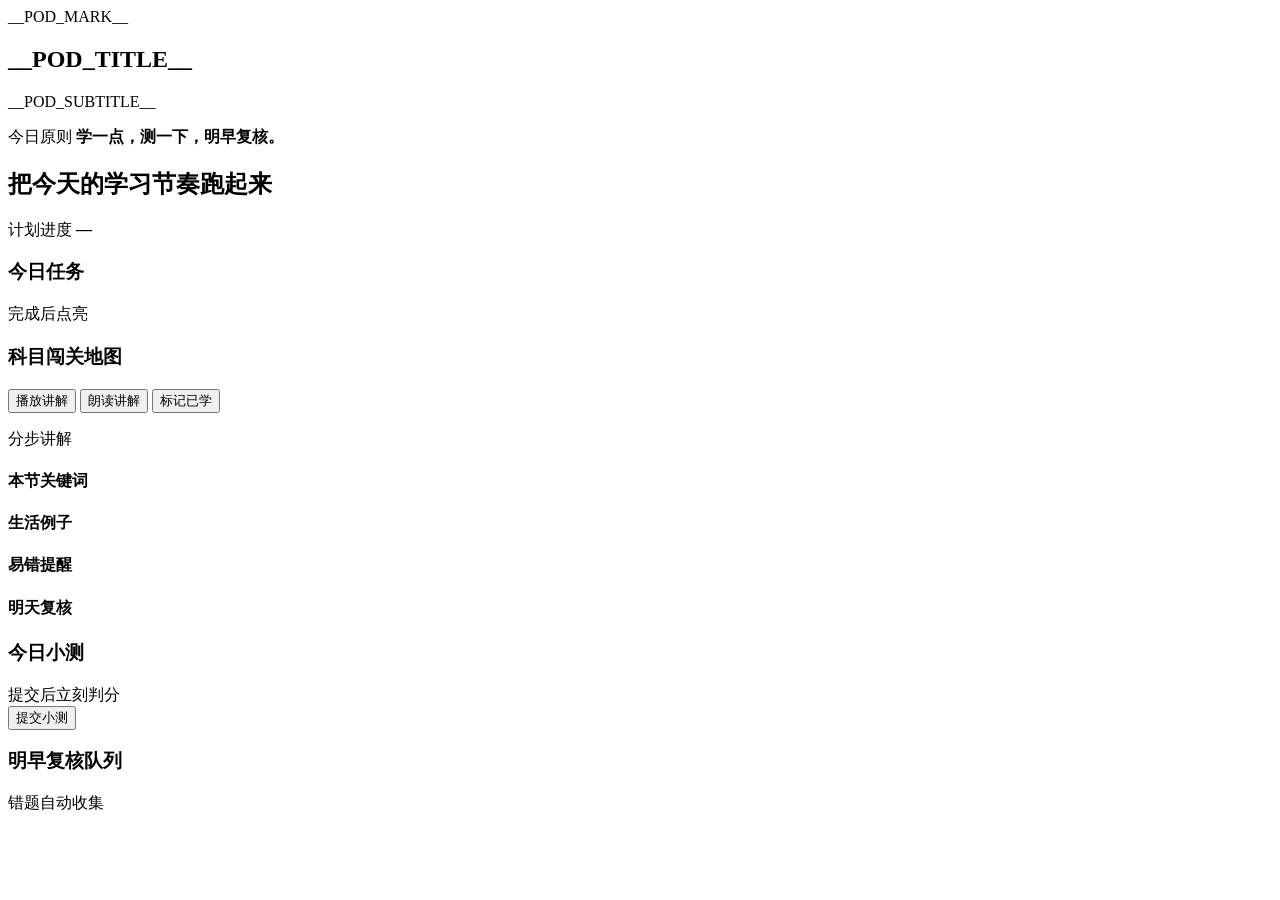
<file: pod-template.html>
<!doctype html>
<html lang="zh-CN">
  <head>
    <meta charset="UTF-8" />
    <meta name="viewport" content="width=device-width, initial-scale=1.0" />
    <title>__POD_TITLE__</title>
    <link rel="icon" href="data:," />
    <style>
__POD_CSS__
    </style>
  </head>
  <body>
    <div class="app-shell">
      <aside class="sidebar">
        <div class="brand">
          <div class="brand-mark">__POD_MARK__</div>
          <div>
            <h1>__POD_TITLE__</h1>
            <p>__POD_SUBTITLE__</p>
          </div>
        </div>

        <nav class="subject-nav" aria-label="科目导航"></nav>

        <div class="sidebar-note">
          <span>今日原则</span>
          <strong>学一点，测一下，明早复核。</strong>
        </div>
      </aside>

      <main class="workspace">
        <header class="topbar">
          <div>
            <p class="date-line" id="dateLine"></p>
            <h2 id="topGreeting">把今天的学习节奏跑起来</h2>
          </div>
          <div class="progress-card">
            <span>计划进度</span>
            <strong id="progressDays">—</strong>
            <div class="progress-track"><div class="progress-fill" id="progressFill"></div></div>
            <p class="streak-line" id="streakLine"></p>
          </div>
        </header>

        <section class="dashboard-grid">
          <section class="panel today-panel">
            <div class="section-title">
              <h3>今日任务</h3>
              <span>完成后点亮</span>
            </div>
            <div class="task-list" id="taskList"></div>
          </section>

          <section class="panel map-panel">
            <div class="section-title">
              <h3>科目闯关地图</h3>
              <span id="subjectSummary"></span>
            </div>
            <div class="quest-map" id="questMap"></div>
          </section>

          <section class="panel lesson-panel">
            <div class="lesson-header">
              <div>
                <span id="lessonSubject"></span>
                <h3 id="lessonTitle"></h3>
              </div>
              <div class="lesson-actions">
                <button class="ghost-button" id="playLesson">播放讲解</button>
                <button class="ghost-button" id="speakLesson">朗读讲解</button>
                <button class="ghost-button" id="markDone">标记已学</button>
              </div>
            </div>
            <p class="one-line" id="lessonOneLine"></p>
            <div class="narration-card">
              <div class="narration-top">
                <span id="animationLabel">分步讲解</span>
                <div class="mini-progress"><div id="animationProgress"></div></div>
              </div>
              <p id="narrationText"></p>
            </div>
            <div class="concept-box" id="conceptBox"></div>
            <h4 class="term-title">本节关键词</h4>
            <div class="term-strip" id="termStrip"></div>
            <div class="lesson-columns">
              <div>
                <h4>生活例子</h4>
                <p id="lessonExample"></p>
              </div>
              <div>
                <h4>易错提醒</h4>
                <p id="mistakeText"></p>
              </div>
            </div>
            <div class="review-block">
              <h4>明天复核</h4>
              <ul id="reviewPoints"></ul>
            </div>
          </section>

          <section class="panel quiz-panel">
            <div class="section-title">
              <h3>今日小测</h3>
              <span>提交后立刻判分</span>
            </div>
            <div id="quizBox"></div>
            <button class="primary-button" id="submitQuiz">提交小测</button>
            <p class="quiz-result" id="quizResult"></p>
          </section>

          <section class="panel review-panel">
            <div class="section-title">
              <h3>明早复核队列</h3>
              <span>错题自动收集</span>
            </div>
            <ol id="reviewQueue"></ol>
          </section>
        </section>
      </main>
    </div>

    <script>
__POD_SCRIPT__
    </script>
  </body>
</html>
</file>
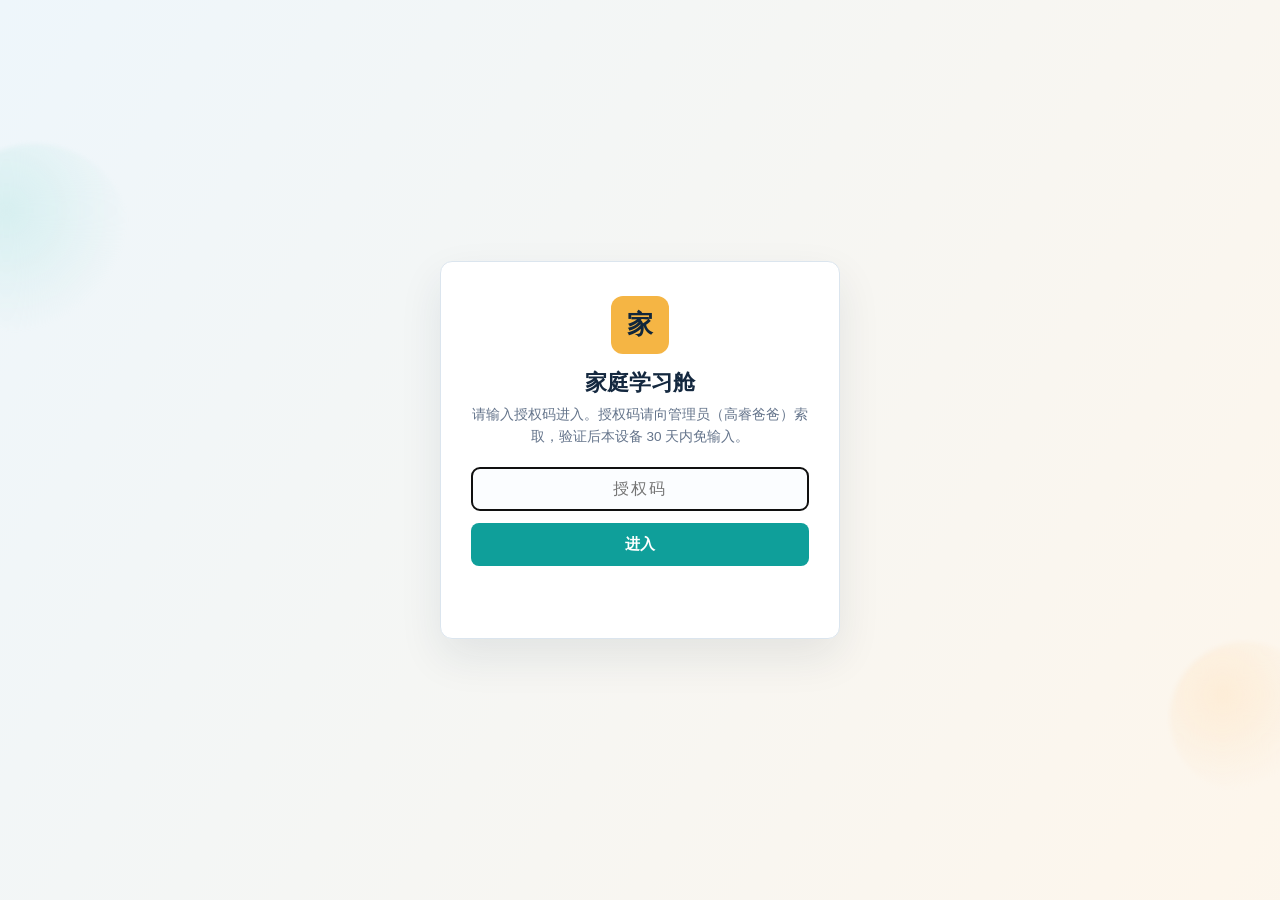
<file: report.html>
<!doctype html>
<html lang="zh-CN">
  <head>
    <meta charset="UTF-8" />
    <meta name="viewport" content="width=device-width, initial-scale=1.0" />
    <title>家长报告 · 孩子学习状态</title>
    <link rel="icon" href="data:," />
    <style>
      :root {
        --bg: #f7fafc; --panel: #ffffff; --ink: #14283f; --muted: #64748b;
        --line: #dbe5ee; --teal: #0f9f9a; --teal-soft: #e7f7f5;
        --amber: #d88a18; --amber-soft: #fff4df; --red: #b13c2e; --green: #1d7a4f;
        --shadow: 0 18px 44px rgba(21, 45, 70, 0.09);
      }
      * { box-sizing: border-box; }
      body {
        margin: 0; min-height: 100vh;
        background:
          linear-gradient(rgba(20, 40, 63, 0.035) 1px, transparent 1px),
          linear-gradient(90deg, rgba(20, 40, 63, 0.035) 1px, transparent 1px),
          var(--bg);
        background-size: 28px 28px;
        color: var(--ink);
        font-family: -apple-system, BlinkMacSystemFont, "PingFang SC", "Microsoft YaHei", sans-serif;
      }
      .wrap { max-width: 1000px; margin: 0 auto; padding: 26px 18px 60px; }
      .top { display: flex; justify-content: space-between; align-items: center; gap: 12px; flex-wrap: wrap; margin-bottom: 16px; }
      .brand { display: flex; align-items: center; gap: 12px; }
      .brand-mark { width: 44px; height: 44px; display: grid; place-items: center; background: #f5b544; color: #10263b; border-radius: 9px; font-weight: 800; font-size: 20px; }
      h1 { margin: 0; font-size: 23px; }
      .sub { margin: 4px 0 0; color: var(--muted); font-size: 13px; }
      .top a { color: #1f5d8f; text-decoration: none; font-size: 13px; background: #edf5ff; border-radius: 7px; padding: 9px 13px; }
      .tabs { display: flex; gap: 8px; flex-wrap: wrap; margin-bottom: 12px; }
      .tab {
        border: 1px solid var(--line); background: #f5f8fb; color: #33506b;
        border-radius: 999px; padding: 9px 16px; font: inherit; font-size: 13.5px; cursor: pointer;
      }
      .tab.active { background: var(--teal-soft); border-color: var(--teal); color: #087872; font-weight: 700; }
      .tab.child.active { background: #10263b; border-color: #10263b; color: #fff; }
      .card { background: var(--panel); border: 1px solid var(--line); border-radius: 10px; box-shadow: var(--shadow); padding: 18px; margin-bottom: 16px; }
      .card h2 { margin: 0 0 12px; font-size: 17px; display: flex; justify-content: space-between; align-items: center; gap: 10px; flex-wrap: wrap; }
      .card h2 small { color: var(--muted); font-weight: 400; font-size: 12.5px; }
      .tiles { display: grid; grid-template-columns: repeat(auto-fit, minmax(140px, 1fr)); gap: 12px; }
      .tile { background: #f7fbff; border: 1px solid #e3edf5; border-radius: 8px; padding: 14px; }
      .tile span { display: block; color: var(--muted); font-size: 12px; margin-bottom: 6px; }
      .tile strong { font-size: 21px; }
      table { width: 100%; border-collapse: collapse; font-size: 13px; }
      th, td { text-align: left; padding: 8px 10px; border-bottom: 1px solid #eef3f8; }
      th { color: var(--muted); font-weight: 600; font-size: 12px; background: #f8fbfd; }
      tr.sum td { font-weight: 800; background: var(--teal-soft); }
      .pct-low { color: var(--red); font-weight: 700; }
      .pct-ok { color: var(--green); font-weight: 700; }
      .timeline { list-style: none; margin: 0; padding: 0; }
      .timeline li { display: flex; gap: 10px; padding: 8px 0; border-bottom: 1px solid #eef3f8; font-size: 13.5px; }
      .timeline time { color: var(--muted); font-size: 12px; flex: none; width: 44px; padding-top: 2px; }
      .tl-quiz { color: #1f5d8f; }
      .tl-lesson_done { color: var(--green); }
      .tl-review_done { color: var(--teal); }
      .weak-item { padding: 10px 0; border-bottom: 1px solid #eef3f8; font-size: 13.5px; }
      .weak-item strong { display: block; margin-bottom: 3px; }
      .weak-item p { margin: 0; color: var(--muted); font-size: 12.5px; line-height: 1.55; }
      .weak-tag { display: inline-block; background: var(--amber-soft); color: var(--amber); border-radius: 5px; font-size: 11px; padding: 2px 7px; margin-right: 6px; }
      .empty { color: var(--muted); font-size: 13px; padding: 12px 0; }
      .copy-btn { border: 0; background: var(--teal); color: #fff; border-radius: 7px; padding: 9px 14px; font: inherit; font-size: 13px; font-weight: 700; cursor: pointer; }
      .copy-btn.done { background: #28a36a; }
      .two-col { display: grid; grid-template-columns: 1fr 1fr; gap: 16px; }
      @media (max-width: 760px) { .two-col { grid-template-columns: 1fr; } }
      .table-scroll { overflow-x: auto; }
      .act-btn { border: 1px solid var(--teal); background: #fff; color: #087872; border-radius: 7px; padding: 9px 14px; font: inherit; font-size: 13px; font-weight: 700; cursor: pointer; }
      .act-btn.primary { background: var(--teal); color: #fff; }
      .cfg { background: #fbfdff; border: 1px dashed #c8d9e8; border-radius: 8px; padding: 14px; margin-top: 6px; }
      .cfg label { display: block; font-size: 12.5px; color: #33506b; margin-bottom: 4px; }
      .cfg input { width: 100%; border: 1px solid var(--line); border-radius: 7px; padding: 9px 11px; font: inherit; font-size: 13px; background: #fff; }
      .cfg .row { display: flex; gap: 8px; flex-wrap: wrap; margin-top: 10px; align-items: center; }
      .cfg .hint { font-size: 12px; color: var(--muted); line-height: 1.7; margin: 8px 0 0; }
      .cfg-msg { font-size: 12.5px; min-height: 16px; }
      .cfg-msg.ok { color: var(--green); font-weight: 700; }
      .cfg-msg.bad { color: var(--red); font-weight: 700; }
      details.setup summary { cursor: pointer; font-weight: 700; color: #0b7c78; font-size: 13.5px; }
      details.setup pre { background: #0f1e2e; color: #d6e6f5; border-radius: 8px; padding: 12px; overflow: auto; font-size: 11.5px; line-height: 1.6; }
      @media print {
        body { background: #fff; }
        .no-print { display: none !important; }
        .card { box-shadow: none; border-color: #ccc; break-inside: avoid; }
      }
    </style>
  </head>
  <body>
    <script src="./auth.js"></script>
    <script src="./report-lib.js"></script>
    <div class="wrap">
      <div class="top">
        <div class="brand">
          <div class="brand-mark">报</div>
          <div>
            <h1>家长报告</h1>
            <p class="sub">学习时长 · 小测成绩 · 未掌握知识点，数据来自孩子学习舱的真实操作记录</p>
          </div>
        </div>
        <a href="./home.html">← 返回起始页</a>
      </div>

      <div class="tabs" id="childTabs"></div>
      <div class="tabs" id="rangeTabs">
        <button class="tab active" data-range="1" type="button">今日</button>
        <button class="tab" data-range="7" type="button">最近 7 天</button>
        <button class="tab" data-range="30" type="button">最近 30 天</button>
      </div>

      <div class="card">
        <h2><span id="sumTitle">汇总</span>
          <span class="no-print" style="display:flex;gap:8px;flex-wrap:wrap">
            <button class="act-btn" id="printBtn" type="button">🖨 导出/打印 PDF</button>
            <button class="act-btn primary" id="sendBtn" type="button">📧 发送到家长邮箱</button>
            <button class="copy-btn" id="copyBtn" type="button">复制汇总文本</button>
          </span>
        </h2>
        <div class="tiles" id="tiles"></div>
      </div>

      <div class="card" id="subjectCard">
        <h2>分科目明细 <small>每科的学习时长 · 小测成绩 · 已/未掌握考点</small></h2>
        <div class="table-scroll"><table id="subjectTable"></table></div>
      </div>

      <div class="card" id="tableCard">
        <h2>每日明细</h2>
        <div class="table-scroll"><table id="dayTable"></table></div>
      </div>

      <div class="card" id="timelineCard" hidden>
        <h2>今日学习时间线</h2>
        <ul class="timeline" id="timeline"></ul>
      </div>

      <div class="card">
        <h2>考点掌握进度 <small>AI 小测按考点判定，连对 2 次为掌握；每科每天上限 90 题</small></h2>
        <div id="masteryBox"></div>
      </div>

      <div class="two-col">
        <div class="card">
          <h2>未掌握知识点摘要 <small>错题本中待复核的题目</small></h2>
          <div id="weakWrong"></div>
        </div>
        <div class="card">
          <h2>需要加强的课程 <small>最近一次小测正确率低于 60%</small></h2>
          <div id="weakLessons"></div>
        </div>
      </div>

      <div class="card no-print">
        <h2>📧 自动邮件设置 <small>一次性配置，之后孩子点“发送报告”即自动发到邮箱</small></h2>
        <div class="cfg">
          <label>邮件服务地址（Google Apps Script 部署后的 Web App 网址）</label>
          <input id="hookInput" type="url" placeholder="https://script.google.com/macros/s/.../exec" />
          <div class="row">
            <button class="act-btn primary" id="saveHookBtn" type="button">保存</button>
            <button class="act-btn" id="testHookBtn" type="button">发送一封测试报告</button>
            <span class="cfg-msg" id="hookMsg"></span>
          </div>
          <p class="hint">报告会同时发送到 <strong>gaojh@chinanewbase.com</strong> 和 <strong>royguld@gmail.com</strong>（收件人在下面的脚本里设定，可改）。</p>
          <details class="setup">
            <summary>▶ 第一次设置：3 分钟部署你的免费邮件脚本（点开看步骤）</summary>
            <ol style="font-size:13px;line-height:1.9;color:#33506b">
              <li>用 <strong>royguld@gmail.com</strong> 登录，打开 <a href="https://script.google.com" target="_blank" rel="noopener">script.google.com</a>，点“新建项目”。</li>
              <li>把下面全部代码粘贴进去，覆盖原有内容，保存。</li>
              <li>点右上角“部署” → “新建部署” → 类型选“Web 应用”；“执行身份”选<strong>我(你自己)</strong>；“谁可以访问”选<strong>任何人</strong> → 部署。</li>
              <li>首次会要求授权，允许即可（脚本只用来替你发邮件）。</li>
              <li>复制生成的 <strong>Web 应用网址</strong>（以 /exec 结尾），粘贴到上面输入框，点“保存”，再点“发送一封测试报告”验证。</li>
            </ol>
            <pre id="appsScriptCode">function doPost(e) {
  var data = JSON.parse(e.postData.contents);
  // 收件人：两个邮箱都发；想改就改这一行
  var TO = "gaojh@chinanewbase.com, royguld@gmail.com";
  var subject = data.subject || (data.childName + " 学习报告 " + data.date);
  var html = data.html || "";
  var pdf = Utilities.newBlob(
    '&lt;meta charset="utf-8"&gt;' + html, "text/html", "report.html"
  ).getAs("application/pdf").setName((data.childName || "孩子") + "-学习报告-" + data.date + ".pdf");
  MailApp.sendEmail({
    to: TO,
    subject: subject,
    htmlBody: html,
    attachments: [pdf]
  });
  return ContentService.createTextOutput("ok");
}</pre>
            <p class="hint">脚本用你的 Gmail 发送，把网页报告转成 PDF 作为附件；不改代码就同时发给两个邮箱。收件方每天会收到一封带 PDF 附件的邮件。</p>
          </details>
        </div>
      </div>
    </div>

    <script>
      (function () {
        "use strict";
        var $ = function (id) { return document.getElementById(id); };
        function esc(v) {
          return String(v == null ? "" : v).replace(/[&<>"']/g, function (c) {
            return { "&": "&amp;", "<": "&lt;", ">": "&gt;", '"': "&quot;", "'": "&#39;" }[c];
          });
        }
        function loadJSON(key, fallback) {
          try { var r = localStorage.getItem(key); return r === null ? fallback : JSON.parse(r); }
          catch (e) { return fallback; }
        }
        function fmtLocal(dt) {
          return dt.getFullYear() + "-" + String(dt.getMonth() + 1).padStart(2, "0") + "-" + String(dt.getDate()).padStart(2, "0");
        }
        function lastNDays(n) {
          var out = [];
          var d = new Date();
          for (var i = 0; i < n; i++) { out.unshift(fmtLocal(d)); d.setDate(d.getDate() - 1); }
          return out;
        }
        function fmtMin(sec) {
          if (!sec) return "0 分钟";
          var m = Math.round(sec / 60);
          if (m < 60) return m + " 分钟";
          return Math.floor(m / 60) + " 小时 " + (m % 60) + " 分";
        }

        /* ---------- 孩子列表 ---------- */
        var children = [];
        var famKids = loadJSON("family:children", []);
        // 高睿迁移为标准档案后走统一逻辑；未迁移的旧设备保留内置入口
        if (!famKids.some(function (c) { return c.podId === "grx"; })) {
          children.push({ id: "__gaorui__", name: "高睿", prefix: null });
        }
        famKids.forEach(function (c) {
          children.push({ id: c.podId, name: c.student.name, prefix: c.podId + ":" });
        });
        function keyOf(child, k) {
          if (child.prefix) return child.prefix + k;
          return { time: "grx:time", log: "grx:log", scores: "grx:scores", wrongBook: "grx:wrongBook", activeDays: "grx:activeDays", mastery: "grx:mastery", quota: "grx:quota", timeSub: "grx:timeSub", daily: "grx:daily" }[k];
        }
        /* 该孩子的 科目key→中文名 映射 */
        function subjectLabels(child) {
          var m = {};
          var kid = famKids.filter(function (c) { return c.podId === child.id; })[0];
          if (kid && kid.subjects) Object.keys(kid.subjects).forEach(function (k) { m[k] = kid.subjects[k].label || k; });
          return m;
        }
        var current = children[0];
        var urlChild = new URLSearchParams(location.search).get("child");
        if (urlChild) {
          children.forEach(function (c) { if (c.id === urlChild) current = c; });
        }
        var rangeDays = 1;

        /* ---------- 数据聚合 ---------- */
        function dayRow(child, dateStr) {
          var time = loadJSON(keyOf(child, "time"), {})[dateStr] || 0;
          var scores = loadJSON(keyOf(child, "scores"), []).filter(function (s) { return s.date === dateStr; });
          var log = loadJSON(keyOf(child, "log"), []).filter(function (e) { return e.d === dateStr; });
          var wrong = loadJSON(keyOf(child, "wrongBook"), []).filter(function (w) { return w.date === dateStr; });
          var qTotal = 0, qGot = 0;
          scores.forEach(function (s) { qTotal += s.total; qGot += s.score; });
          return {
            date: dateStr,
            sec: time,
            quizzes: scores.length,
            pct: qTotal ? Math.round((qGot / qTotal) * 100) : null,
            lessons: log.filter(function (e) { return e.type === "lesson_done"; }).length,
            tasks: log.filter(function (e) { return e.type === "task"; }).length,
            newWrong: wrong.length,
          };
        }
        function aggregate(child, days) {
          var rows = days.map(function (d) { return dayRow(child, d); });
          var sum = { sec: 0, quizzes: 0, lessons: 0, tasks: 0, newWrong: 0, qGot: 0, qTotal: 0 };
          days.forEach(function (d) {
            var scores = loadJSON(keyOf(child, "scores"), []).filter(function (s) { return s.date === d; });
            scores.forEach(function (s) { sum.qGot += s.score; sum.qTotal += s.total; });
          });
          rows.forEach(function (r) {
            sum.sec += r.sec; sum.quizzes += r.quizzes; sum.lessons += r.lessons;
            sum.tasks += r.tasks; sum.newWrong += r.newWrong;
          });
          sum.pct = sum.qTotal ? Math.round((sum.qGot / sum.qTotal) * 100) : null;
          return { rows: rows, sum: sum };
        }

        /* ---------- 分科目聚合（时长/成绩/掌握） ---------- */
        function subjectAgg(child, days) {
          var labels = subjectLabels(child);
          var timeSub = loadJSON(keyOf(child, "timeSub"), {});
          var scores = loadJSON(keyOf(child, "scores"), []);
          var quota = loadJSON(keyOf(child, "quota"), {});
          var mastery = loadJSON(keyOf(child, "mastery"), {});
          var todayStr = fmtLocal(new Date());
          var subs = {};
          function ensure(label) {
            if (!subs[label]) subs[label] = { label: label, sec: 0, quizzes: 0, qGot: 0, qTotal: 0, todayQuestions: 0, mastered: 0, points: 0, pending: [] };
            return subs[label];
          }
          Object.keys(labels).forEach(function (k) { ensure(labels[k]); });
          days.forEach(function (d) {
            var ts = timeSub[d] || {};
            Object.keys(ts).forEach(function (k) { ensure(labels[k] || k).sec += ts[k]; });
          });
          scores.filter(function (s) { return days.indexOf(s.date) >= 0; }).forEach(function (s) {
            var e = ensure(s.subjectLabel || s.subject);
            e.quizzes++; e.qGot += s.score; e.qTotal += s.total;
          });
          var q = quota[todayStr] || {};
          Object.keys(q).forEach(function (label) { ensure(label).todayQuestions = q[label]; });
          Object.keys(mastery).forEach(function (mk) {
            var m = mastery[mk];
            if (!m.pointList) return;
            var e = ensure(m.subjectLabel);
            m.pointList.forEach(function (p) {
              e.points++;
              var st = (m.points || {})[p.id] || {};
              if (st.mastered) e.mastered++;
              else e.pending.push(m.lessonTitle + "·" + p.label + (st.wrong ? "(错" + st.wrong + ")" : ""));
            });
          });
          return Object.keys(subs).map(function (l) {
            var e = subs[l];
            e.pct = e.qTotal ? Math.round((e.qGot / e.qTotal) * 100) : null;
            return e;
          }).filter(function (e) { return e.sec || e.quizzes || e.points || e.todayQuestions; });
        }

        /* ---------- 渲染 ---------- */
        function pctHtml(pct) {
          if (pct === null) return "—";
          return '<span class="' + (pct < 60 ? "pct-low" : "pct-ok") + '">' + pct + "%</span>";
        }
        function renderSubjects(child, days) {
          var list = subjectAgg(child, days);
          if (!list.length) {
            $("subjectTable").innerHTML = '<tr><td style="color:#8aa;padding:14px">该时段还没有分科目学习记录。</td></tr>';
            return;
          }
          var html = "<tr><th>科目</th><th>学习时长</th><th>小测</th><th>正确率</th><th>今日题量</th><th>已掌握考点</th><th>未掌握考点</th></tr>";
          list.forEach(function (e) {
            html += "<tr><td style='font-weight:700'>" + esc(e.label) + "</td><td>" + fmtMin(e.sec) + "</td><td>" +
              e.quizzes + "</td><td>" + pctHtml(e.pct) + "</td><td>" + (e.todayQuestions || 0) + "/90</td><td>" +
              (e.points ? e.mastered + "/" + e.points : "—") + "</td><td style='color:#7a5410;font-size:12px'>" +
              (e.pending.length ? esc(e.pending.slice(0, 10).join("；")) + (e.pending.length > 10 ? " 等" + e.pending.length + "个" : "") : "全部掌握") +
              "</td></tr>";
          });
          $("subjectTable").innerHTML = html;
        }
        function render() {
          // 孩子选项卡
          $("childTabs").innerHTML = children.map(function (c) {
            return '<button class="tab child ' + (c.id === current.id ? "active" : "") + '" data-child="' + esc(c.id) + '" type="button">' + esc(c.name) + "</button>";
          }).join("");
          Array.prototype.forEach.call(document.querySelectorAll("[data-child]"), function (b) {
            b.addEventListener("click", function () {
              children.forEach(function (c) { if (c.id === b.dataset.child) current = c; });
              render();
            });
          });

          var days = lastNDays(rangeDays);
          var agg = aggregate(current, days);
          var label = rangeDays === 1 ? "今日" : "最近 " + rangeDays + " 天";
          $("sumTitle").textContent = current.name + " · " + label + "汇总";
          renderSubjects(current, days);
          $("tiles").innerHTML =
            '<div class="tile"><span>学习时长</span><strong>' + fmtMin(agg.sum.sec) + "</strong></div>" +
            '<div class="tile"><span>小测次数</span><strong>' + agg.sum.quizzes + " 次</strong></div>" +
            '<div class="tile"><span>小测正确率</span><strong>' + (agg.sum.pct === null ? "—" : agg.sum.pct + "%") + "</strong></div>" +
            '<div class="tile"><span>学完知识点</span><strong>' + agg.sum.lessons + " 个</strong></div>" +
            '<div class="tile"><span>完成任务</span><strong>' + agg.sum.tasks + " 项</strong></div>" +
            '<div class="tile"><span>新增错题</span><strong>' + agg.sum.newWrong + " 道</strong></div>";

          // 每日明细表（多天时显示）
          if (rangeDays > 1) {
            $("tableCard").hidden = false;
            var html = "<tr><th>日期</th><th>时长</th><th>小测</th><th>正确率</th><th>学完</th><th>任务</th><th>新错题</th></tr>";
            agg.rows.forEach(function (r) {
              var idle = !r.sec && !r.quizzes && !r.lessons && !r.tasks;
              html += "<tr" + (idle ? ' style="color:#9aa9ba"' : "") + "><td>" + r.date.slice(5) + "</td><td>" + fmtMin(r.sec) + "</td><td>" +
                r.quizzes + "</td><td>" + pctHtml(r.pct) + "</td><td>" + r.lessons + "</td><td>" + r.tasks + "</td><td>" + r.newWrong + "</td></tr>";
            });
            html += '<tr class="sum"><td>合计</td><td>' + fmtMin(agg.sum.sec) + "</td><td>" + agg.sum.quizzes + "</td><td>" +
              (agg.sum.pct === null ? "—" : agg.sum.pct + "%") + "</td><td>" + agg.sum.lessons + "</td><td>" + agg.sum.tasks + "</td><td>" + agg.sum.newWrong + "</td></tr>";
            $("dayTable").innerHTML = html;
          } else {
            $("tableCard").hidden = true;
          }

          // 今日时间线
          if (rangeDays === 1) {
            $("timelineCard").hidden = false;
            var todayStr = fmtLocal(new Date());
            var log = loadJSON(keyOf(current, "log"), []).filter(function (e) { return e.d === todayStr; });
            if (!log.length) {
              $("timeline").innerHTML = '<li class="empty">今天还没有学习记录。</li>';
            } else {
              $("timeline").innerHTML = log.map(function (e) {
                var t = new Date(e.t);
                var hm = String(t.getHours()).padStart(2, "0") + ":" + String(t.getMinutes()).padStart(2, "0");
                return '<li class="tl-' + esc(e.type) + '"><time>' + hm + "</time><span>" + esc(e.detail) + "</span></li>";
              }).join("");
            }
          } else {
            $("timelineCard").hidden = true;
          }

          // 考点掌握进度 + 今日题量（AI 小测数据）
          var mastery = loadJSON(keyOf(current, "mastery"), {});
          var quota = loadJSON(keyOf(current, "quota"), {})[fmtLocal(new Date())] || {};
          var lessonsKeys = Object.keys(mastery).filter(function (k) { return mastery[k].pointList; });
          if (!lessonsKeys.length && !Object.keys(quota).length) {
            $("masteryBox").innerHTML = '<p class="empty">还没有 AI 小测记录。孩子在学习舱点"开始新一轮小测"后，这里会显示各科题量和考点掌握情况。</p>';
          } else {
            var bySubject = {};
            lessonsKeys.forEach(function (k) {
              var e = mastery[k];
              var s = bySubject[e.subjectLabel] || { mastered: 0, total: 0, pending: [] };
              (e.pointList || []).forEach(function (p) {
                s.total++;
                var st = (e.points || {})[p.id] || {};
                if (st.mastered) s.mastered++;
                else s.pending.push("《" + e.lessonTitle + "》" + p.label + (st.wrong ? "（错 " + st.wrong + " 次）" : ""));
              });
              bySubject[e.subjectLabel] = s;
            });
            Object.keys(quota).forEach(function (label) {
              if (!bySubject[label]) bySubject[label] = { mastered: 0, total: 0, pending: [] };
            });
            $("masteryBox").innerHTML = Object.keys(bySubject).map(function (label) {
              var s = bySubject[label];
              var used = quota[label] || 0;
              return '<div class="weak-item"><strong><span class="weak-tag">' + esc(label) + "</span>今日 " + used +
                "/90 题 · 考点掌握 " + s.mastered + "/" + s.total + "</strong>" +
                (s.pending.length
                  ? "<p>待掌握：" + s.pending.slice(0, 8).map(esc).join("；") + (s.pending.length > 8 ? " 等 " + s.pending.length + " 个" : "") + "</p>"
                  : (s.total ? "<p>该科已开考点全部掌握。</p>" : "<p>今天做了题，考点数据生成中。</p>")) +
                "</div>";
            }).join("");
          }

          // 未掌握摘要（不随时间范围变化）
          var wrong = loadJSON(keyOf(current, "wrongBook"), []);
          if (!wrong.length) {
            $("weakWrong").innerHTML = '<p class="empty">错题本是空的——没有待复核的错题。</p>';
          } else {
            $("weakWrong").innerHTML = wrong.slice(-15).reverse().map(function (w) {
              return '<div class="weak-item"><strong><span class="weak-tag">' + esc(w.subjectLabel) + "</span>" + esc(w.question) +
                "</strong><p>正确答案：" + esc(w.correct) + "（孩子选了：" + esc(w.chosen) + "）· " + esc(String(w.date).slice(5)) + "</p></div>";
            }).join("");
          }

          var scores = loadJSON(keyOf(current, "scores"), []);
          var latest = {};
          scores.forEach(function (s) { latest[s.subject + ":" + s.lesson] = s; });
          var weak = Object.keys(latest).map(function (k) { return latest[k]; }).filter(function (s) {
            return s.total && s.score / s.total < 0.6;
          });
          if (!weak.length) {
            $("weakLessons").innerHTML = '<p class="empty">没有正确率低于 60% 的课程，继续保持。</p>';
          } else {
            $("weakLessons").innerHTML = weak.map(function (s) {
              var name = s.lessonTitle
                ? (s.subjectLabel || s.subject) + "《" + s.lessonTitle + "》"
                : (s.subjectLabel || s.subject) + " 第 " + (s.lesson + 1) + " 个知识点";
              return '<div class="weak-item"><strong>' + esc(name) + "</strong><p>最近一次小测 " + s.score + "/" + s.total +
                "（" + Math.round((s.score / s.total) * 100) + "%）· " + esc(String(s.date).slice(5)) + "，建议重学并再测一遍</p></div>";
            }).join("");
          }
        }

        /* ---------- 范围切换 ---------- */
        Array.prototype.forEach.call(document.querySelectorAll("[data-range]"), function (b) {
          b.addEventListener("click", function () {
            rangeDays = Number(b.dataset.range);
            Array.prototype.forEach.call(document.querySelectorAll("[data-range]"), function (x) {
              x.classList.toggle("active", x === b);
            });
            render();
          });
        });

        /* ---------- 复制汇总 ---------- */
        $("copyBtn").addEventListener("click", function () {
          var days = lastNDays(rangeDays);
          var agg = aggregate(current, days);
          var label = rangeDays === 1 ? "今日" : "最近 " + rangeDays + " 天";
          var lines = [current.name + " " + label + "学习汇总（" + days[0] + (rangeDays > 1 ? " ~ " + days[days.length - 1] : "") + "）",
            "学习时长：" + fmtMin(agg.sum.sec),
            "小测：" + agg.sum.quizzes + " 次，正确率 " + (agg.sum.pct === null ? "—" : agg.sum.pct + "%"),
            "学完知识点：" + agg.sum.lessons + " 个；完成任务：" + agg.sum.tasks + " 项；新增错题：" + agg.sum.newWrong + " 道"];
          var wrong = loadJSON(keyOf(current, "wrongBook"), []);
          if (wrong.length) {
            lines.push("待复核错题 " + wrong.length + " 道，最近的：");
            wrong.slice(-5).reverse().forEach(function (w) { lines.push("· [" + w.subjectLabel + "] " + w.question); });
          }
          var text = lines.join("\n");
          function done() {
            $("copyBtn").textContent = "已复制";
            $("copyBtn").classList.add("done");
            setTimeout(function () { $("copyBtn").textContent = "复制汇总文本"; $("copyBtn").classList.remove("done"); }, 2000);
          }
          if (navigator.clipboard && navigator.clipboard.writeText) {
            navigator.clipboard.writeText(text).then(done, function () {});
          } else {
            var ta = document.createElement("textarea");
            ta.value = text; document.body.appendChild(ta); ta.select();
            try { document.execCommand("copy"); done(); } catch (e) { /* 忽略 */ }
            document.body.removeChild(ta);
          }
        });

        /* ---------- 导出/打印 PDF ---------- */
        $("printBtn").addEventListener("click", function () { window.print(); });

        /* ---------- 邮件端点配置 + 测试发送 ---------- */
        function getHook() { try { return localStorage.getItem("family:reportHook") || ""; } catch (e) { return ""; } }
        $("hookInput").value = getHook();
        function cfgMsg(t, cls) { $("hookMsg").textContent = t; $("hookMsg").className = "cfg-msg" + (cls ? " " + cls : ""); }
        $("saveHookBtn").addEventListener("click", function () {
          var v = $("hookInput").value.trim();
          if (v && !/^https:\/\/script\.google\.com\/.+\/exec$/.test(v) && !/^https:\/\/.+/.test(v)) {
            cfgMsg("请粘贴以 https:// 开头、/exec 结尾的 Web 应用网址。", "bad"); return;
          }
          try { localStorage.setItem("family:reportHook", v); cfgMsg(v ? "已保存。孩子点“发送报告”就会自动发到邮箱了。" : "已清空。", "ok"); }
          catch (e) { cfgMsg("保存失败：浏览器存储不可用。", "bad"); }
        });
        function snapForSend(child, dateStr) {
          // 优先用运行时写入的当日快照；没有就用分科聚合现算一份
          var daily = loadJSON(keyOf(child, "daily"), {})[dateStr];
          if (daily) return daily;
          var list = subjectAgg(child, [dateStr]);
          var agg = aggregate(child, [dateStr]);
          return { date: dateStr, totalSec: agg.sum.sec, lessons: agg.sum.lessons, tasks: agg.sum.tasks, newWrong: agg.sum.newWrong, bySubject: list };
        }
        function sendFor(child, isTest) {
          if (!window.ReportLib) { cfgMsg("报告组件未加载。", "bad"); return; }
          var hook = getHook();
          if (!hook) { cfgMsg("请先保存邮件服务地址（展开下面的设置步骤）。", "bad"); return; }
          var dk = fmtLocal(new Date());
          var snap = snapForSend(child, dk);
          var html = window.ReportLib.buildReportHTML(child.name, snap);
          cfgMsg("正在发送...");
          window.ReportLib.sendReport(hook, {
            childName: child.name, date: dk,
            subject: (isTest ? "[测试] " : "") + child.name + " 今日学习报告 " + dk,
            html: html, text: window.ReportLib.buildReportText(child.name, snap),
          }).then(function () {
            cfgMsg("✓ 已发送（发往 gaojh@chinanewbase.com 和 royguld@gmail.com），请查收邮箱。", "ok");
          }).catch(function (e) { cfgMsg("发送失败：" + e.message, "bad"); });
        }
        $("testHookBtn").addEventListener("click", function () { sendFor(current, true); });
        $("sendBtn").addEventListener("click", function () { sendFor(current, false); });

        render();
      })();
    </script>
  </body>
</html>
</file>
<file: styles.css>
:root {
  --bg: #f7fafc;
  --panel: #ffffff;
  --ink: #14283f;
  --muted: #64748b;
  --line: #dbe5ee;
  --teal: #0f9f9a;
  --teal-soft: #e7f7f5;
  --amber: #d88a18;
  --amber-soft: #fff4df;
  --blue-soft: #edf5ff;
  --green: #28a36a;
  --shadow: 0 18px 44px rgba(21, 45, 70, 0.09);
}

* {
  box-sizing: border-box;
}

body {
  margin: 0;
  min-height: 100vh;
  background:
    linear-gradient(rgba(20, 40, 63, 0.035) 1px, transparent 1px),
    linear-gradient(90deg, rgba(20, 40, 63, 0.035) 1px, transparent 1px),
    var(--bg);
  background-size: 28px 28px;
  color: var(--ink);
  font-family: -apple-system, BlinkMacSystemFont, "PingFang SC", "Microsoft YaHei", sans-serif;
}

button {
  font: inherit;
}

.app-shell {
  display: grid;
  grid-template-columns: 280px minmax(0, 1fr);
  min-height: 100vh;
}

.sidebar {
  background: #10263b;
  color: #edf6ff;
  padding: 28px 22px;
  display: flex;
  flex-direction: column;
  gap: 26px;
}

.brand {
  display: flex;
  align-items: center;
  gap: 14px;
}

.brand-mark {
  width: 46px;
  height: 46px;
  display: grid;
  place-items: center;
  background: #f5b544;
  color: #10263b;
  border-radius: 8px;
  font-weight: 800;
  font-size: 22px;
}

.brand h1 {
  margin: 0;
  font-size: 18px;
  line-height: 1.2;
}

.brand p {
  margin: 6px 0 0;
  color: #a9bfd2;
  font-size: 12px;
}

.subject-nav {
  display: grid;
  gap: 8px;
}

.subject-button {
  border: 0;
  color: #d7e6f5;
  background: transparent;
  border-radius: 7px;
  padding: 11px 12px;
  text-align: left;
  cursor: pointer;
  display: flex;
  justify-content: space-between;
  align-items: center;
  gap: 8px;
  transition: background 0.18s ease, color 0.18s ease, transform 0.18s ease;
}

.nav-count {
  font-size: 11px;
  color: #8fa9c2;
  background: rgba(255, 255, 255, 0.08);
  border-radius: 999px;
  padding: 2px 8px;
}

.subject-button.active .nav-count {
  color: #ffffff;
  background: rgba(255, 255, 255, 0.18);
}

.subject-button:hover,
.subject-button.active {
  background: rgba(255, 255, 255, 0.1);
  color: #ffffff;
  transform: translateX(2px);
}

.sidebar-link {
  display: block;
  color: #cfe3f5;
  text-decoration: none;
  font-size: 13px;
  background: rgba(255, 255, 255, 0.06);
  border: 1px solid rgba(255, 255, 255, 0.12);
  border-radius: 7px;
  padding: 10px 12px;
  transition: background 0.18s ease;
}

.sidebar-link:hover {
  background: rgba(255, 255, 255, 0.12);
  color: #ffffff;
}

.sidebar-note {
  margin-top: auto;
  background: rgba(255, 255, 255, 0.08);
  border: 1px solid rgba(255, 255, 255, 0.12);
  border-radius: 8px;
  padding: 15px;
}

.sidebar-note span,
.progress-card span,
.section-title span,
.lesson-header span {
  display: block;
  font-size: 12px;
  color: var(--muted);
}

.sidebar-note span {
  color: #b8cbe0;
}

.sidebar-note strong {
  display: block;
  margin-top: 8px;
  font-size: 17px;
  line-height: 1.35;
}

.workspace {
  padding: 30px;
  min-width: 0;
}

.topbar {
  display: flex;
  justify-content: space-between;
  gap: 22px;
  align-items: center;
  margin-bottom: 24px;
}

.date-line {
  margin: 0 0 8px;
  color: var(--muted);
  font-size: 14px;
}

.topbar h2 {
  margin: 0;
  font-size: 32px;
  line-height: 1.2;
  letter-spacing: 0;
}

.progress-card {
  width: 220px;
  background: var(--panel);
  border: 1px solid var(--line);
  border-radius: 8px;
  box-shadow: var(--shadow);
  padding: 16px;
}

.progress-card strong {
  display: block;
  margin: 6px 0 12px;
  font-size: 22px;
}

.progress-track {
  height: 8px;
  border-radius: 99px;
  background: #e8eef4;
  overflow: hidden;
}

.progress-fill {
  height: 100%;
  width: 0;
  background: linear-gradient(90deg, var(--teal), #74c7b8);
  transition: width 0.4s ease;
}

.streak-line {
  margin: 10px 0 0;
  font-size: 12px;
  color: var(--teal);
  font-weight: 700;
}

.week-panel {
  margin-bottom: 18px;
}

.week-strip {
  display: flex;
  flex-wrap: wrap;
  gap: 8px;
  margin-bottom: 12px;
}

.week-chip {
  border: 1px solid var(--line);
  background: #f5f8fb;
  color: #33506b;
  border-radius: 999px;
  padding: 7px 14px;
  font-size: 13px;
  cursor: pointer;
  transition: background 0.18s ease, border 0.18s ease, color 0.18s ease;
}

.week-chip:hover {
  border-color: var(--teal);
}

.week-chip.active {
  background: var(--teal-soft);
  border-color: var(--teal);
  color: #087872;
  font-weight: 700;
}

.week-chip.current {
  box-shadow: 0 0 0 2px rgba(245, 181, 68, 0.55);
}

.week-detail strong {
  display: block;
  font-size: 15px;
  margin-bottom: 6px;
}

.week-detail p {
  margin: 0;
  color: var(--muted);
  font-size: 14px;
  line-height: 1.6;
}

.dashboard-grid {
  display: grid;
  grid-template-columns: 1.05fr 1.4fr 0.95fr;
  gap: 18px;
  align-items: start;
}

.panel {
  background: var(--panel);
  border: 1px solid var(--line);
  border-radius: 8px;
  box-shadow: var(--shadow);
  padding: 20px;
}

.section-title,
.lesson-header {
  display: flex;
  justify-content: space-between;
  align-items: start;
  gap: 14px;
  margin-bottom: 16px;
}

.section-title h3,
.lesson-header h3 {
  margin: 0;
  font-size: 19px;
}

.lesson-actions {
  display: flex;
  flex-wrap: wrap;
  justify-content: flex-end;
  gap: 8px;
}

.lesson-panel {
  grid-column: span 2;
}

.task-list {
  display: grid;
  gap: 11px;
}

.task {
  display: grid;
  grid-template-columns: auto 1fr;
  gap: 10px;
  align-items: start;
  padding: 12px;
  background: #f7fbff;
  border: 1px solid #e3edf5;
  border-radius: 7px;
}

.task input {
  margin-top: 4px;
  width: 17px;
  height: 17px;
  accent-color: var(--teal);
}

.task strong {
  display: block;
  font-size: 14px;
  margin-bottom: 4px;
}

.task p {
  margin: 0;
  color: var(--muted);
  font-size: 12px;
  line-height: 1.45;
}

.quest-map {
  display: grid;
  grid-template-columns: repeat(3, minmax(0, 1fr));
  gap: 12px;
}

.quest-node {
  border: 1px solid #d9e5ee;
  background: #fbfdff;
  border-radius: 8px;
  padding: 14px;
  min-height: 128px;
  cursor: pointer;
  text-align: left;
  transition: border 0.18s ease, transform 0.18s ease, box-shadow 0.18s ease;
}

.quest-node:hover,
.quest-node.active {
  border-color: var(--teal);
  box-shadow: 0 12px 24px rgba(15, 159, 154, 0.12);
  transform: translateY(-2px);
}

.node-status {
  display: inline-flex;
  align-items: center;
  gap: 6px;
  color: var(--teal);
  background: var(--teal-soft);
  border-radius: 6px;
  padding: 4px 8px;
  font-size: 12px;
}

.quest-node h4 {
  margin: 12px 0 8px;
  font-size: 16px;
}

.quest-node p {
  margin: 0;
  color: var(--muted);
  font-size: 13px;
  line-height: 1.45;
}

.lesson-panel {
  min-height: 350px;
}

.ghost-button,
.primary-button {
  border: 0;
  border-radius: 7px;
  padding: 10px 14px;
  cursor: pointer;
}

.ghost-button {
  background: var(--blue-soft);
  color: #1f5d8f;
}

.ghost-button.active {
  background: var(--teal-soft);
  color: #087872;
}

.primary-button {
  width: 100%;
  margin-top: 12px;
  background: var(--ink);
  color: #ffffff;
  font-weight: 700;
}

.one-line {
  margin: 0 0 16px;
  font-size: 18px;
  line-height: 1.55;
}

.narration-card {
  margin: 0 0 14px;
  border: 1px solid #bfe8e3;
  background:
    radial-gradient(circle at 18px 18px, rgba(15, 159, 154, 0.16) 0, rgba(15, 159, 154, 0.16) 7px, transparent 8px),
    linear-gradient(135deg, #f0fbfa, #ffffff);
  border-radius: 8px;
  padding: 13px 14px;
}

.narration-top {
  display: grid;
  grid-template-columns: auto 1fr;
  gap: 14px;
  align-items: center;
  margin-bottom: 8px;
}

.narration-top span {
  font-size: 12px;
  color: #087872;
  font-weight: 800;
}

.mini-progress {
  height: 6px;
  background: #d9f0ee;
  border-radius: 999px;
  overflow: hidden;
}

#animationProgress {
  height: 100%;
  width: 0;
  background: linear-gradient(90deg, var(--teal), #f5b544);
  border-radius: inherit;
  transition: width 0.35s ease;
}

.narration-card p {
  margin: 0;
  color: #29445d;
  font-size: 14px;
  line-height: 1.65;
}

.concept-box {
  display: grid;
  grid-template-columns: repeat(3, 1fr);
  gap: 10px;
  margin-bottom: 18px;
}

.concept-step {
  min-height: 96px;
  border-radius: 8px;
  background: var(--amber-soft);
  border: 1px solid #f2dfbd;
  padding: 13px;
  position: relative;
  overflow: hidden;
  transition: transform 0.25s ease, border 0.25s ease, box-shadow 0.25s ease, background 0.25s ease;
}

.concept-step::after {
  content: "";
  position: absolute;
  inset: auto -40px -50px auto;
  width: 90px;
  height: 90px;
  background: rgba(216, 138, 24, 0.12);
  border-radius: 50%;
}

.concept-step.current {
  transform: translateY(-4px);
  border-color: var(--teal);
  background: #ecfbf8;
  box-shadow: 0 16px 28px rgba(15, 159, 154, 0.15);
}

.concept-step.current::before {
  content: "";
  position: absolute;
  inset: 0;
  background: linear-gradient(110deg, transparent 0%, rgba(255, 255, 255, 0.85) 45%, transparent 65%);
  transform: translateX(-120%);
  animation: sweep 1.2s ease;
}

.concept-step span {
  display: block;
  color: var(--amber);
  font-size: 12px;
  font-weight: 700;
  margin-bottom: 8px;
}

.concept-step strong {
  display: block;
  font-size: 16px;
  position: relative;
  z-index: 1;
}

.term-strip {
  display: flex;
  flex-wrap: wrap;
  gap: 8px;
  margin: 0 0 18px;
}

.term-title {
  margin: 0 0 8px;
  font-size: 15px;
}

.term-chip {
  display: inline-flex;
  align-items: center;
  min-height: 30px;
  padding: 5px 9px;
  background: #f5f8fb;
  border: 1px solid #d9e5ee;
  border-radius: 7px;
  color: #29445d;
  font-size: 13px;
}

.term-chip strong {
  color: var(--ink);
}

.lesson-columns {
  display: grid;
  grid-template-columns: 1fr 1fr;
  gap: 16px;
}

.lesson-columns h4 {
  margin: 0 0 8px;
  font-size: 15px;
}

.lesson-columns p,
.lesson-columns li {
  color: var(--muted);
  font-size: 14px;
  line-height: 1.6;
}

.review-block {
  margin-top: 14px;
  border-top: 1px solid var(--line);
  padding-top: 14px;
}

.review-block h4 {
  margin: 0 0 8px;
  font-size: 15px;
}

.review-block ul {
  margin: 0;
  padding-left: 18px;
}

.review-block li {
  color: var(--muted);
  font-size: 14px;
  line-height: 1.6;
}

.lesson-columns ul {
  margin: 0;
  padding-left: 18px;
}

@keyframes sweep {
  from {
    transform: translateX(-120%);
  }
  to {
    transform: translateX(120%);
  }
}

@keyframes pulseNode {
  0% {
    box-shadow: 0 0 0 0 rgba(15, 159, 154, 0.28);
  }
  100% {
    box-shadow: 0 0 0 12px rgba(15, 159, 154, 0);
  }
}

.quest-node.active .node-status {
  animation: pulseNode 1.8s ease infinite;
}

.quiz-panel {
  grid-column: 3;
  grid-row: 1 / span 2;
}

.quiz-question {
  padding: 13px 0;
  border-top: 1px solid var(--line);
}

.quiz-question:first-child {
  border-top: 0;
}

.quiz-question strong {
  display: block;
  margin-bottom: 10px;
  font-size: 14px;
  line-height: 1.45;
}

.quiz-question label {
  display: block;
  color: var(--muted);
  font-size: 13px;
  margin: 8px 0;
  cursor: pointer;
}

.quiz-question input {
  accent-color: var(--teal);
}

.quiz-question label.opt-correct {
  color: var(--green);
  font-weight: 700;
}

.quiz-question label.opt-correct::after {
  content: " ✓ 正确答案";
  font-size: 12px;
}

.quiz-question label.opt-wrong {
  color: #c0392b;
  font-weight: 700;
}

.quiz-question label.opt-wrong::after {
  content: " ✗ 你的选择";
  font-size: 12px;
}

.quiz-result {
  margin: 10px 0 0;
  color: var(--green);
  font-weight: 700;
  min-height: 22px;
}

.quiz-result.bad {
  color: #c0392b;
}

.review-panel {
  grid-column: 3;
}

.review-panel ol {
  margin: 0;
  padding-left: 20px;
}

.review-panel li {
  margin: 0 0 12px;
  color: var(--muted);
  line-height: 1.5;
}

.rq-empty {
  list-style: none;
  margin-left: -20px;
  font-size: 13px;
}

.rq-item .rq-head {
  color: var(--ink);
  font-size: 14px;
  font-weight: 700;
}

.rq-tag {
  display: inline-block;
  background: var(--amber-soft);
  color: var(--amber);
  border-radius: 5px;
  font-size: 11px;
  padding: 2px 6px;
  margin-right: 6px;
}

.rq-detail {
  margin: 4px 0 6px;
  font-size: 13px;
}

.rq-done {
  border: 1px solid var(--line);
  background: #f5f8fb;
  color: #33506b;
  border-radius: 6px;
  padding: 4px 10px;
  font-size: 12px;
  cursor: pointer;
}

.rq-done:hover {
  border-color: var(--teal);
  color: #087872;
}

.task.done strong {
  text-decoration: line-through;
  color: var(--muted);
}

.quest-node.done .node-status {
  color: var(--green);
  background: #e9f7f0;
}

@media (max-width: 1100px) {
  .app-shell {
    grid-template-columns: 1fr;
  }

  .sidebar {
    position: static;
    padding: 18px;
  }

  .subject-nav {
    grid-template-columns: repeat(5, 1fr);
  }

  .sidebar-note {
    display: none;
  }

  .dashboard-grid {
    grid-template-columns: 1fr 1fr;
  }

  .map-panel,
  .lesson-panel,
  .quiz-panel,
  .review-panel {
    grid-column: auto;
    grid-row: auto;
  }
}

@media (max-width: 760px) {
  .workspace {
    padding: 18px;
  }

  .topbar,
  .lesson-header,
  .section-title {
    display: block;
  }

  .topbar h2 {
    font-size: 24px;
  }

  .progress-card {
    width: 100%;
    margin-top: 16px;
  }

  .dashboard-grid,
  .quest-map,
  .concept-box,
  .lesson-columns {
    grid-template-columns: 1fr;
  }

  .subject-nav {
    grid-template-columns: repeat(3, 1fr);
  }
}

/* ===== AI 自适应小测 + 富课文分节 ===== */
.qe-status { margin: 0 0 10px; font-size: 12.5px; color: #64748b; font-weight: 700; }
.qe-tip, .qe-loading { margin: 8px 0; font-size: 13px; color: #64748b; line-height: 1.6; }
.qe-loading { color: #087872; font-weight: 700; }
.qe-error { margin: 8px 0; font-size: 13px; color: #b13c2e; font-weight: 700; }
.qe-done { margin: 8px 0; font-size: 14px; color: #1d7a4f; font-weight: 700; line-height: 1.6; }
.qe-chip { display: inline-block; font-size: 11px; border-radius: 5px; padding: 2px 7px; margin-right: 6px; vertical-align: 1px; }
.qe-choice { background: #edf5ff; color: #1f5d8f; }
.qe-short { background: #e7f7f5; color: #087872; }
.qe-think { background: #fff4df; color: #d88a18; }
.qe-answer { width: 100%; margin-top: 8px; border: 1px solid #dbe5ee; border-radius: 7px; padding: 9px 11px; font: inherit; font-size: 13px; background: #fbfdff; resize: vertical; }
.qe-feedback { margin-top: 8px; border-radius: 7px; padding: 9px 11px; font-size: 12.5px; line-height: 1.6; }
.qe-fb-right { background: #e9f7f0; color: #1d7a4f; }
.qe-fb-partial { background: #fff4df; color: #8a5d10; }
.qe-fb-wrong { background: #fdeeec; color: #a03428; }
.lesson-sections details { border: 1px solid #e3edf5; border-radius: 7px; background: #f7fbff; margin: 0 0 8px; padding: 9px 12px; }
.lesson-sections summary { cursor: pointer; font-size: 14px; font-weight: 700; color: #1f5d8f; }
.lesson-sections p { margin: 8px 0 0; font-size: 13.5px; color: #33506b; line-height: 1.7; }

/* ===== 错题语音讲解 ===== */
.qe-explain {
  margin-top: 8px; border: 1px solid #bfe8e3; background: #ffffff; color: #087872;
  border-radius: 7px; padding: 7px 13px; font: inherit; font-size: 13px; font-weight: 700; cursor: pointer;
}
.qe-explain:hover { background: #e7f7f5; }
.qe-explain-text {
  margin: 8px 0 0; padding: 10px 12px; background: #ffffff; border: 1px dashed #bfe8e3;
  border-radius: 7px; color: #14532d; font-size: 13px; line-height: 1.75;
}

/* ===== 语音 / 画图 / 拍照 作答工具 ===== */
.qe-tools { display: flex; flex-wrap: wrap; gap: 8px; align-items: center; margin-top: 8px; }
.qe-tools button {
  border: 1px solid #d5e2ee; background: #f4f9fd; color: #2a4a68; border-radius: 8px;
  padding: 8px 12px; font: inherit; font-size: 13px; cursor: pointer;
  user-select: none; -webkit-user-select: none; touch-action: none;
}
.qe-tools button:hover { background: #e8f3fb; }
.qe-mic.rec { background: #ffe9e6 !important; border-color: #e2604f !important; color: #b13c2e; font-weight: 700; }
.qe-tool-msg { font-size: 12.5px; color: #6b7f92; }
.qe-tool-msg.bad { color: #b13c2e; font-weight: 700; }
.qe-img-box { margin-top: 8px; }
.qe-img-box img { display: block; max-width: 240px; max-height: 170px; border: 1px solid #d5e2ee; border-radius: 8px; background: #fff; }
.qe-img-del { margin-top: 5px; border: 1px solid #e3cccc; background: #fff5f5; color: #a04545; border-radius: 6px; padding: 5px 9px; font: inherit; font-size: 12px; cursor: pointer; }

/* ===== 画板弹层 ===== */
.qe-pad-mask { position: fixed; inset: 0; background: rgba(16, 38, 59, 0.55); display: grid; place-items: center; z-index: 80; padding: 12px; }
.qe-pad-mask[hidden] { display: none; }
.qe-pad { width: 100%; max-width: 680px; background: #fff; border-radius: 12px; padding: 14px; }
.qe-pad-head { display: flex; flex-wrap: wrap; gap: 4px 10px; align-items: baseline; margin-bottom: 8px; }
.qe-pad-head strong { font-size: 16px; color: #14283f; }
.qe-pad-head span { font-size: 12.5px; color: #6b7f92; }
.qe-pad-canvas { width: 100%; height: auto; border: 1.5px dashed #c9d9e8; border-radius: 8px; background: #fff; touch-action: none; cursor: crosshair; display: block; }
.qe-pad-tools { display: flex; flex-wrap: wrap; gap: 7px; margin-top: 10px; }
.qe-pad-tools button { border: 1px solid #d5e2ee; background: #f4f9fd; color: #2a4a68; border-radius: 8px; padding: 9px 13px; font: inherit; font-size: 13px; cursor: pointer; }
.qe-pad-tools button.on { border-color: #0f9f9a; color: #0b7c78; background: #e9f8f7; font-weight: 700; }
.qe-pad-ok { background: #0f9f9a !important; border-color: #0f9f9a !important; color: #fff !important; font-weight: 700; }

/* ===== 讲解图例（AI 生成 SVG，可含动画） ===== */
.qe-explain-fig { margin-top: 10px; background: #fff; border: 1px solid #e3ecf4; border-radius: 10px; padding: 8px; overflow: hidden; }
.qe-explain-fig svg { display: block; width: 100%; height: auto; max-height: 420px; }

/* ================================================================
   🎈 童趣动效包 —— 会呼吸的背景、弹跳卡片、闪烁星星、彩带庆祝
   ================================================================ */

/* 柔和呼吸的彩色背景 */
body {
  background: linear-gradient(120deg, #eef6fb 0%, #fdf6ec 30%, #ecf9f2 60%, #f2effc 85%, #eef6fb 100%);
  background-size: 320% 320%;
  animation: bgBreathe 26s ease-in-out infinite;
}
@keyframes bgBreathe { 0%, 100% { background-position: 0% 50%; } 50% { background-position: 100% 50%; } }

/* 面板依次蹦出来 */
.panel { animation: panelIn 0.55s cubic-bezier(0.25, 1.4, 0.4, 1) both; }
.panel:nth-child(1) { animation-delay: 0.04s; }
.panel:nth-child(2) { animation-delay: 0.12s; }
.panel:nth-child(3) { animation-delay: 0.2s; }
.panel:nth-child(4) { animation-delay: 0.28s; }
.panel:nth-child(5) { animation-delay: 0.36s; }
@keyframes panelIn { from { opacity: 0; transform: translateY(20px) scale(0.985); } to { opacity: 1; transform: none; } }

/* 校徽方块轻轻摇摆 */
.brand-mark { animation: brandBob 3.6s ease-in-out infinite; }
.brand-mark:hover { animation: brandSpin 0.6s cubic-bezier(0.3, 1.6, 0.5, 1); }
@keyframes brandBob { 0%, 100% { transform: translateY(0) rotate(-3deg); } 50% { transform: translateY(-5px) rotate(3deg); } }
@keyframes brandSpin { from { transform: rotate(-12deg) scale(0.9); } to { transform: rotate(0) scale(1); } }

/* 科目按钮：弹簧手感 */
.subject-button { transition: transform 0.18s cubic-bezier(0.3, 1.6, 0.5, 1), background 0.18s, color 0.18s; }
.subject-button:hover { transform: translateX(5px) scale(1.03); }
.subject-button:active { transform: scale(0.95); }

/* 侧边栏链接跳一下 */
.sidebar-link { transition: transform 0.18s cubic-bezier(0.3, 1.6, 0.5, 1), background 0.18s, color 0.18s; }
.sidebar-link:hover { transform: translateX(5px); }

/* 闯关节点：悬浮翘起 + 当前关卡呼吸光环 + 过关星星 */
.quest-node { position: relative; transition: transform 0.2s cubic-bezier(0.3, 1.6, 0.5, 1), box-shadow 0.2s; }
.quest-node:hover { transform: translateY(-5px) rotate(-0.6deg) scale(1.02); box-shadow: 0 12px 24px rgba(20, 40, 63, 0.13); }
.quest-node.active { animation: nodeGlow 2.6s ease-in-out infinite; }
@keyframes nodeGlow { 0%, 100% { box-shadow: 0 0 0 0 rgba(15, 159, 154, 0); } 50% { box-shadow: 0 0 0 6px rgba(15, 159, 154, 0.16); } }
.quest-node.done::after {
  content: "⭐"; position: absolute; top: -11px; right: -7px; font-size: 21px;
  animation: starPop 0.5s cubic-bezier(0.3, 1.8, 0.5, 1) both, starTwinkle 2.4s ease-in-out 0.6s infinite;
}
@keyframes starPop { from { transform: scale(0) rotate(-120deg); } to { transform: scale(1) rotate(0); } }
@keyframes starTwinkle { 0%, 100% { transform: scale(1); } 50% { transform: scale(1.2) rotate(10deg); } }

/* 今日建议牌子上下蹦 */
.today-badge { animation: badgeBob 1.5s ease-in-out infinite; box-shadow: 0 2px 7px rgba(216, 138, 24, 0.3); }
@keyframes badgeBob { 0%, 100% { transform: translateY(0); } 50% { transform: translateY(-3px); } }

/* 按钮：果冻手感 */
.primary-button, .ghost-button { transition: transform 0.16s cubic-bezier(0.3, 1.6, 0.5, 1), box-shadow 0.16s, background 0.16s, color 0.16s; }
.primary-button:hover { transform: translateY(-2px) scale(1.02); box-shadow: 0 9px 20px rgba(20, 40, 63, 0.22); }
.ghost-button:hover { transform: translateY(-2px); }
.primary-button:active, .ghost-button:active { transform: scale(0.93); }

/* 今日任务：勾选欢呼 */
.task { transition: transform 0.18s cubic-bezier(0.3, 1.6, 0.5, 1); }
.task:hover { transform: translateX(4px); }
.task.done { animation: taskCheer 0.5s cubic-bezier(0.3, 1.8, 0.5, 1); }
.task.done strong::after { content: " 🎉"; }
@keyframes taskCheer { 0% { transform: scale(1); } 40% { transform: scale(1.045) rotate(0.6deg); } 100% { transform: scale(1); } }

/* 进度条流光 */
.progress-fill, .mini-progress > div { position: relative; overflow: hidden; }
.progress-fill::after, .mini-progress > div::after {
  content: ""; position: absolute; inset: 0;
  background: linear-gradient(100deg, transparent 30%, rgba(255, 255, 255, 0.55) 50%, transparent 70%);
  background-size: 220% 100%; animation: shineMove 2.6s linear infinite;
}
@keyframes shineMove { from { background-position: 220% 0; } to { background-position: -220% 0; } }

/* 分步讲解：当前步骤呼吸 */
.concept-step { transition: transform 0.18s; }
.concept-step:hover { transform: translateY(-2px); }
.concept-step.current { animation: stepPulse 2s ease-in-out infinite; }
@keyframes stepPulse { 0%, 100% { box-shadow: 0 0 0 0 rgba(15, 159, 154, 0); } 50% { box-shadow: 0 0 0 5px rgba(15, 159, 154, 0.15); } }

/* 关键词飘一下 */
.term-chip { display: inline-block; transition: transform 0.18s cubic-bezier(0.3, 1.6, 0.5, 1); }
.term-chip:hover { transform: scale(1.09) rotate(-1.5deg); }

/* 小测判分：答对蹦、答错摇头、反馈滑入 */
.quiz-question { transition: transform 0.18s; }
.quiz-question.qe-right, .quiz-question.right { animation: popYes 0.45s cubic-bezier(0.3, 1.6, 0.5, 1); }
.quiz-question.qe-partial { animation: popYes 0.45s cubic-bezier(0.3, 1.6, 0.5, 1); }
.quiz-question.qe-wrong, .quiz-question.wrong { animation: shakeNo 0.45s ease; }
@keyframes popYes { 0% { transform: scale(0.985); } 55% { transform: scale(1.015); } 100% { transform: scale(1); } }
@keyframes shakeNo { 0%, 100% { transform: translateX(0); } 25% { transform: translateX(-6px); } 50% { transform: translateX(5px); } 75% { transform: translateX(-3px); } }
.qe-feedback { animation: fbIn 0.35s ease both; }
@keyframes fbIn { from { opacity: 0; transform: translateY(8px); } to { opacity: 1; transform: none; } }

/* 作答工具按钮：果冻 */
.qe-tools button { transition: transform 0.16s cubic-bezier(0.3, 1.6, 0.5, 1), background 0.16s; }
.qe-tools button:hover { transform: translateY(-2px) scale(1.04); }
.qe-tools button:active { transform: scale(0.92); }

/* 复核队列条目滑入 */
.rq-item { animation: fbIn 0.35s ease both; }

/* 🎊 彩带庆祝层（由 PodFX.burst 生成） */
.fx-layer { position: fixed; inset: 0; pointer-events: none; z-index: 999; overflow: hidden; }
.fx-piece {
  position: absolute; top: -16px; width: 10px; height: 15px; border-radius: 3px; opacity: 0.95;
  animation-name: fxFall; animation-timing-function: cubic-bezier(0.2, 0.6, 0.8, 1); animation-fill-mode: both;
}
@keyframes fxFall { to { transform: translate3d(var(--dx, 0px), 108vh, 0) rotate(var(--rot, 360deg)); opacity: 0.85; } }

/* 尊重"减少动态效果"系统设置 */
@media (prefers-reduced-motion: reduce) {
  *, *::before, *::after { animation-duration: 0.01ms !important; animation-iteration-count: 1 !important; transition-duration: 0.01ms !important; }
}

/* ===== 闯关地图 · 丰富版节点 ===== */
.node-top { display: flex; align-items: center; gap: 6px; flex-wrap: wrap; }
.node-num {
  display: inline-block; background: #14283f; color: #ffd93d; border-radius: 6px;
  padding: 3px 8px; font-size: 11.5px; font-weight: 800; letter-spacing: 1px;
}
.quest-node.done .node-num { background: #1d7a4f; color: #fff; }
.node-meta { display: flex; flex-wrap: wrap; gap: 5px; margin-top: 9px; }
.node-meta i {
  font-style: normal; font-size: 11.5px; color: #3d5a77; background: #eef4fa;
  border: 1px solid #dbe7f1; border-radius: 999px; padding: 3px 9px;
}
.quest-node.done .node-meta i { background: #edf8f1; border-color: #cdeeda; color: #1d5c3d; }
.node-bar { display: block; height: 7px; background: #e3edf5; border-radius: 999px; margin-top: 8px; overflow: hidden; }
.node-bar i {
  display: block; height: 100%; border-radius: 999px;
  background: linear-gradient(90deg, #0f9f9a, #35c4be); position: relative; overflow: hidden;
  transition: width 0.6s cubic-bezier(0.3, 1.2, 0.5, 1);
}
.node-bar i::after {
  content: ""; position: absolute; inset: 0;
  background: linear-gradient(100deg, transparent 30%, rgba(255, 255, 255, 0.55) 50%, transparent 70%);
  background-size: 220% 100%; animation: shineMove 2.6s linear infinite;
}

/* ===== 老师声音切换按钮 ===== */
.voice-btn { white-space: nowrap; }

/* ===== 🎬 图解动画课堂 ===== */
.vl-mask {
  position: fixed; inset: 0; background: rgba(12, 30, 48, 0.62); display: grid;
  place-items: center; z-index: 90; padding: 14px; backdrop-filter: blur(3px);
}
.vl-mask[hidden] { display: none; }
.vl-box {
  width: 100%; max-width: 780px; max-height: 94vh; overflow: auto; background: #fff;
  border-radius: 16px; padding: 16px 18px 14px; box-shadow: 0 24px 60px rgba(10, 25, 42, 0.35);
  animation: panelIn 0.4s cubic-bezier(0.25, 1.4, 0.4, 1) both;
}
.vl-head { display: flex; align-items: center; gap: 10px; margin-bottom: 10px; }
.vl-head strong { font-size: 16.5px; color: #14283f; flex: 1; line-height: 1.4; }
.vl-head #vlSceneNo { font-size: 12.5px; color: #0b7c78; background: #e9f8f7; border-radius: 999px; padding: 4px 11px; white-space: nowrap; font-weight: 700; }
.vl-close { border: none; background: #f1f5f9; color: #48607a; width: 32px; height: 32px; border-radius: 50%; font-size: 15px; cursor: pointer; flex: none; }
.vl-close:hover { background: #e2604f; color: #fff; }
.vl-fig {
  background: #fff; border: 2px solid #e3ecf4; border-radius: 12px; overflow: hidden;
  min-height: 120px; display: grid; place-items: center;
}
.vl-fig svg { display: block; width: 100%; height: auto; max-height: 56vh; }
.vl-nofig { padding: 34px 18px; color: #6b7f92; font-size: 14.5px; text-align: center; line-height: 1.8; }
.vl-body h3 { margin: 12px 2px 4px; font-size: 17px; color: #0b7c78; }
.vl-body p { margin: 0 2px; font-size: 15px; line-height: 1.9; color: #22405e; }
.vl-controls { display: flex; align-items: center; gap: 8px; flex-wrap: wrap; margin-top: 14px; }
.vl-controls button {
  border: 1px solid #d5e2ee; background: #f4f9fd; color: #2a4a68; border-radius: 8px;
  padding: 9px 13px; font: inherit; font-size: 13.5px; cursor: pointer;
  transition: transform 0.16s cubic-bezier(0.3, 1.6, 0.5, 1);
}
.vl-controls button:hover:not(:disabled) { transform: translateY(-2px); }
.vl-controls button:active:not(:disabled) { transform: scale(0.93); }
.vl-controls button:disabled { opacity: 0.4; cursor: default; }
.vl-play { background: #0f9f9a !important; border-color: #0f9f9a !important; color: #fff !important; font-weight: 700; }
.vl-dots { display: inline-flex; gap: 6px; margin: 0 4px; }
.vl-dots i {
  width: 11px; height: 11px; border-radius: 50%; background: #d7e4ef; cursor: pointer;
  transition: transform 0.18s cubic-bezier(0.3, 1.8, 0.5, 1), background 0.18s;
}
.vl-dots i:hover { transform: scale(1.3); }
.vl-dots i.on { background: #0f9f9a; transform: scale(1.35); }
.vl-btn { white-space: nowrap; }
</file>
<file: pod-template.css>
:root {
  --bg: #f7fafc;
  --panel: #ffffff;
  --ink: #14283f;
  --muted: #64748b;
  --line: #dbe5ee;
  --teal: #0f9f9a;
  --teal-soft: #e7f7f5;
  --amber: #d88a18;
  --amber-soft: #fff4df;
  --blue-soft: #edf5ff;
  --green: #28a36a;
  --shadow: 0 18px 44px rgba(21, 45, 70, 0.09);
}

* {
  box-sizing: border-box;
}

body {
  margin: 0;
  min-height: 100vh;
  background:
    linear-gradient(rgba(20, 40, 63, 0.035) 1px, transparent 1px),
    linear-gradient(90deg, rgba(20, 40, 63, 0.035) 1px, transparent 1px),
    var(--bg);
  background-size: 28px 28px;
  color: var(--ink);
  font-family: -apple-system, BlinkMacSystemFont, "PingFang SC", "Microsoft YaHei", sans-serif;
}

button {
  font: inherit;
}

.app-shell {
  display: grid;
  grid-template-columns: 280px minmax(0, 1fr);
  min-height: 100vh;
}

.sidebar {
  background: #10263b;
  color: #edf6ff;
  padding: 28px 22px;
  display: flex;
  flex-direction: column;
  gap: 26px;
}

.brand {
  display: flex;
  align-items: center;
  gap: 14px;
}

.brand-mark {
  width: 46px;
  height: 46px;
  display: grid;
  place-items: center;
  background: #f5b544;
  color: #10263b;
  border-radius: 8px;
  font-weight: 800;
  font-size: 22px;
}

.brand h1 {
  margin: 0;
  font-size: 18px;
  line-height: 1.2;
}

.brand p {
  margin: 6px 0 0;
  color: #a9bfd2;
  font-size: 12px;
}

.subject-nav {
  display: grid;
  gap: 8px;
}

.subject-button {
  border: 0;
  color: #d7e6f5;
  background: transparent;
  border-radius: 7px;
  padding: 11px 12px;
  text-align: left;
  cursor: pointer;
  display: flex;
  justify-content: space-between;
  align-items: center;
  gap: 8px;
  transition: background 0.18s ease, color 0.18s ease, transform 0.18s ease;
}

.nav-count {
  font-size: 11px;
  color: #8fa9c2;
  background: rgba(255, 255, 255, 0.08);
  border-radius: 999px;
  padding: 2px 8px;
}

.subject-button.active .nav-count {
  color: #ffffff;
  background: rgba(255, 255, 255, 0.18);
}

.subject-button:hover,
.subject-button.active {
  background: rgba(255, 255, 255, 0.1);
  color: #ffffff;
  transform: translateX(2px);
}

.sidebar-note {
  margin-top: auto;
  background: rgba(255, 255, 255, 0.08);
  border: 1px solid rgba(255, 255, 255, 0.12);
  border-radius: 8px;
  padding: 15px;
}

.sidebar-note span,
.progress-card span,
.section-title span,
.lesson-header span {
  display: block;
  font-size: 12px;
  color: var(--muted);
}

.sidebar-note span {
  color: #b8cbe0;
}

.sidebar-note strong {
  display: block;
  margin-top: 8px;
  font-size: 17px;
  line-height: 1.35;
}

.workspace {
  padding: 30px;
  min-width: 0;
}

.topbar {
  display: flex;
  justify-content: space-between;
  gap: 22px;
  align-items: center;
  margin-bottom: 24px;
}

.date-line {
  margin: 0 0 8px;
  color: var(--muted);
  font-size: 14px;
}

.topbar h2 {
  margin: 0;
  font-size: 32px;
  line-height: 1.2;
  letter-spacing: 0;
}

.progress-card {
  width: 220px;
  background: var(--panel);
  border: 1px solid var(--line);
  border-radius: 8px;
  box-shadow: var(--shadow);
  padding: 16px;
}

.progress-card strong {
  display: block;
  margin: 6px 0 12px;
  font-size: 22px;
}

.progress-track {
  height: 8px;
  border-radius: 99px;
  background: #e8eef4;
  overflow: hidden;
}

.progress-fill {
  height: 100%;
  width: 0;
  background: linear-gradient(90deg, var(--teal), #74c7b8);
  transition: width 0.4s ease;
}

.streak-line {
  margin: 10px 0 0;
  font-size: 12px;
  color: var(--teal);
  font-weight: 700;
}

.week-panel {
  margin-bottom: 18px;
}

.week-strip {
  display: flex;
  flex-wrap: wrap;
  gap: 8px;
  margin-bottom: 12px;
}

.week-chip {
  border: 1px solid var(--line);
  background: #f5f8fb;
  color: #33506b;
  border-radius: 999px;
  padding: 7px 14px;
  font-size: 13px;
  cursor: pointer;
  transition: background 0.18s ease, border 0.18s ease, color 0.18s ease;
}

.week-chip:hover {
  border-color: var(--teal);
}

.week-chip.active {
  background: var(--teal-soft);
  border-color: var(--teal);
  color: #087872;
  font-weight: 700;
}

.week-chip.current {
  box-shadow: 0 0 0 2px rgba(245, 181, 68, 0.55);
}

.week-detail strong {
  display: block;
  font-size: 15px;
  margin-bottom: 6px;
}

.week-detail p {
  margin: 0;
  color: var(--muted);
  font-size: 14px;
  line-height: 1.6;
}

.dashboard-grid {
  display: grid;
  grid-template-columns: 1.05fr 1.4fr 0.95fr;
  gap: 18px;
  align-items: start;
}

.panel {
  background: var(--panel);
  border: 1px solid var(--line);
  border-radius: 8px;
  box-shadow: var(--shadow);
  padding: 20px;
}

.section-title,
.lesson-header {
  display: flex;
  justify-content: space-between;
  align-items: start;
  gap: 14px;
  margin-bottom: 16px;
}

.section-title h3,
.lesson-header h3 {
  margin: 0;
  font-size: 19px;
}

.lesson-actions {
  display: flex;
  flex-wrap: wrap;
  justify-content: flex-end;
  gap: 8px;
}

.lesson-panel {
  grid-column: span 2;
}

.task-list {
  display: grid;
  gap: 11px;
}

.task {
  display: grid;
  grid-template-columns: auto 1fr;
  gap: 10px;
  align-items: start;
  padding: 12px;
  background: #f7fbff;
  border: 1px solid #e3edf5;
  border-radius: 7px;
}

.task input {
  margin-top: 4px;
  width: 17px;
  height: 17px;
  accent-color: var(--teal);
}

.task strong {
  display: block;
  font-size: 14px;
  margin-bottom: 4px;
}

.task p {
  margin: 0;
  color: var(--muted);
  font-size: 12px;
  line-height: 1.45;
}

.quest-map {
  display: grid;
  grid-template-columns: repeat(3, minmax(0, 1fr));
  gap: 12px;
}

.quest-node {
  border: 1px solid #d9e5ee;
  background: #fbfdff;
  border-radius: 8px;
  padding: 14px;
  min-height: 128px;
  cursor: pointer;
  text-align: left;
  transition: border 0.18s ease, transform 0.18s ease, box-shadow 0.18s ease;
}

.quest-node:hover,
.quest-node.active {
  border-color: var(--teal);
  box-shadow: 0 12px 24px rgba(15, 159, 154, 0.12);
  transform: translateY(-2px);
}

.node-status {
  display: inline-flex;
  align-items: center;
  gap: 6px;
  color: var(--teal);
  background: var(--teal-soft);
  border-radius: 6px;
  padding: 4px 8px;
  font-size: 12px;
}

.quest-node h4 {
  margin: 12px 0 8px;
  font-size: 16px;
}

.quest-node p {
  margin: 0;
  color: var(--muted);
  font-size: 13px;
  line-height: 1.45;
}

.lesson-panel {
  min-height: 350px;
}

.ghost-button,
.primary-button {
  border: 0;
  border-radius: 7px;
  padding: 10px 14px;
  cursor: pointer;
}

.ghost-button {
  background: var(--blue-soft);
  color: #1f5d8f;
}

.ghost-button.active {
  background: var(--teal-soft);
  color: #087872;
}

.primary-button {
  width: 100%;
  margin-top: 12px;
  background: var(--ink);
  color: #ffffff;
  font-weight: 700;
}

.one-line {
  margin: 0 0 16px;
  font-size: 18px;
  line-height: 1.55;
}

.narration-card {
  margin: 0 0 14px;
  border: 1px solid #bfe8e3;
  background:
    radial-gradient(circle at 18px 18px, rgba(15, 159, 154, 0.16) 0, rgba(15, 159, 154, 0.16) 7px, transparent 8px),
    linear-gradient(135deg, #f0fbfa, #ffffff);
  border-radius: 8px;
  padding: 13px 14px;
}

.narration-top {
  display: grid;
  grid-template-columns: auto 1fr;
  gap: 14px;
  align-items: center;
  margin-bottom: 8px;
}

.narration-top span {
  font-size: 12px;
  color: #087872;
  font-weight: 800;
}

.mini-progress {
  height: 6px;
  background: #d9f0ee;
  border-radius: 999px;
  overflow: hidden;
}

#animationProgress {
  height: 100%;
  width: 0;
  background: linear-gradient(90deg, var(--teal), #f5b544);
  border-radius: inherit;
  transition: width 0.35s ease;
}

.narration-card p {
  margin: 0;
  color: #29445d;
  font-size: 14px;
  line-height: 1.65;
}

.concept-box {
  display: grid;
  grid-template-columns: repeat(3, 1fr);
  gap: 10px;
  margin-bottom: 18px;
}

.concept-step {
  min-height: 96px;
  border-radius: 8px;
  background: var(--amber-soft);
  border: 1px solid #f2dfbd;
  padding: 13px;
  position: relative;
  overflow: hidden;
  transition: transform 0.25s ease, border 0.25s ease, box-shadow 0.25s ease, background 0.25s ease;
}

.concept-step::after {
  content: "";
  position: absolute;
  inset: auto -40px -50px auto;
  width: 90px;
  height: 90px;
  background: rgba(216, 138, 24, 0.12);
  border-radius: 50%;
}

.concept-step.current {
  transform: translateY(-4px);
  border-color: var(--teal);
  background: #ecfbf8;
  box-shadow: 0 16px 28px rgba(15, 159, 154, 0.15);
}

.concept-step.current::before {
  content: "";
  position: absolute;
  inset: 0;
  background: linear-gradient(110deg, transparent 0%, rgba(255, 255, 255, 0.85) 45%, transparent 65%);
  transform: translateX(-120%);
  animation: sweep 1.2s ease;
}

.concept-step span {
  display: block;
  color: var(--amber);
  font-size: 12px;
  font-weight: 700;
  margin-bottom: 8px;
}

.concept-step strong {
  display: block;
  font-size: 16px;
  position: relative;
  z-index: 1;
}

.term-strip {
  display: flex;
  flex-wrap: wrap;
  gap: 8px;
  margin: 0 0 18px;
}

.term-title {
  margin: 0 0 8px;
  font-size: 15px;
}

.term-chip {
  display: inline-flex;
  align-items: center;
  min-height: 30px;
  padding: 5px 9px;
  background: #f5f8fb;
  border: 1px solid #d9e5ee;
  border-radius: 7px;
  color: #29445d;
  font-size: 13px;
}

.term-chip strong {
  color: var(--ink);
}

.lesson-columns {
  display: grid;
  grid-template-columns: 1fr 1fr;
  gap: 16px;
}

.lesson-columns h4 {
  margin: 0 0 8px;
  font-size: 15px;
}

.lesson-columns p,
.lesson-columns li {
  color: var(--muted);
  font-size: 14px;
  line-height: 1.6;
}

.review-block {
  margin-top: 14px;
  border-top: 1px solid var(--line);
  padding-top: 14px;
}

.review-block h4 {
  margin: 0 0 8px;
  font-size: 15px;
}

.review-block ul {
  margin: 0;
  padding-left: 18px;
}

.review-block li {
  color: var(--muted);
  font-size: 14px;
  line-height: 1.6;
}

.lesson-columns ul {
  margin: 0;
  padding-left: 18px;
}

@keyframes sweep {
  from {
    transform: translateX(-120%);
  }
  to {
    transform: translateX(120%);
  }
}

@keyframes pulseNode {
  0% {
    box-shadow: 0 0 0 0 rgba(15, 159, 154, 0.28);
  }
  100% {
    box-shadow: 0 0 0 12px rgba(15, 159, 154, 0);
  }
}

.quest-node.active .node-status {
  animation: pulseNode 1.8s ease infinite;
}

.quiz-panel {
  grid-column: 3;
  grid-row: 1 / span 2;
}

.quiz-question {
  padding: 13px 0;
  border-top: 1px solid var(--line);
}

.quiz-question:first-child {
  border-top: 0;
}

.quiz-question strong {
  display: block;
  margin-bottom: 10px;
  font-size: 14px;
  line-height: 1.45;
}

.quiz-question label {
  display: block;
  color: var(--muted);
  font-size: 13px;
  margin: 8px 0;
  cursor: pointer;
}

.quiz-question input {
  accent-color: var(--teal);
}

.quiz-question label.opt-correct {
  color: var(--green);
  font-weight: 700;
}

.quiz-question label.opt-correct::after {
  content: " ✓ 正确答案";
  font-size: 12px;
}

.quiz-question label.opt-wrong {
  color: #c0392b;
  font-weight: 700;
}

.quiz-question label.opt-wrong::after {
  content: " ✗ 你的选择";
  font-size: 12px;
}

.quiz-result {
  margin: 10px 0 0;
  color: var(--green);
  font-weight: 700;
  min-height: 22px;
}

.quiz-result.bad {
  color: #c0392b;
}

.review-panel {
  grid-column: 3;
}

.review-panel ol {
  margin: 0;
  padding-left: 20px;
}

.review-panel li {
  margin: 0 0 12px;
  color: var(--muted);
  line-height: 1.5;
}

.rq-empty {
  list-style: none;
  margin-left: -20px;
  font-size: 13px;
}

.rq-item .rq-head {
  color: var(--ink);
  font-size: 14px;
  font-weight: 700;
}

.rq-tag {
  display: inline-block;
  background: var(--amber-soft);
  color: var(--amber);
  border-radius: 5px;
  font-size: 11px;
  padding: 2px 6px;
  margin-right: 6px;
}

.rq-detail {
  margin: 4px 0 6px;
  font-size: 13px;
}

.rq-done {
  border: 1px solid var(--line);
  background: #f5f8fb;
  color: #33506b;
  border-radius: 6px;
  padding: 4px 10px;
  font-size: 12px;
  cursor: pointer;
}

.rq-done:hover {
  border-color: var(--teal);
  color: #087872;
}

.task.done strong {
  text-decoration: line-through;
  color: var(--muted);
}

.quest-node.done .node-status {
  color: var(--green);
  background: #e9f7f0;
}

@media (max-width: 1100px) {
  .app-shell {
    grid-template-columns: 1fr;
  }

  .sidebar {
    position: static;
    padding: 18px;
  }

  .subject-nav {
    grid-template-columns: repeat(5, 1fr);
  }

  .sidebar-note {
    display: none;
  }

  .dashboard-grid {
    grid-template-columns: 1fr 1fr;
  }

  .map-panel,
  .lesson-panel,
  .quiz-panel,
  .review-panel {
    grid-column: auto;
    grid-row: auto;
  }
}

@media (max-width: 760px) {
  .workspace {
    padding: 18px;
  }

  .topbar,
  .lesson-header,
  .section-title {
    display: block;
  }

  .topbar h2 {
    font-size: 24px;
  }

  .progress-card {
    width: 100%;
    margin-top: 16px;
  }

  .dashboard-grid,
  .quest-map,
  .concept-box,
  .lesson-columns {
    grid-template-columns: 1fr;
  }

  .subject-nav {
    grid-template-columns: repeat(3, 1fr);
  }
}

/* ===== AI 自适应小测 + 富课文分节 ===== */
.qe-status { margin: 0 0 10px; font-size: 12.5px; color: #64748b; font-weight: 700; }
.qe-tip, .qe-loading { margin: 8px 0; font-size: 13px; color: #64748b; line-height: 1.6; }
.qe-loading { color: #087872; font-weight: 700; }
.qe-error { margin: 8px 0; font-size: 13px; color: #b13c2e; font-weight: 700; }
.qe-done { margin: 8px 0; font-size: 14px; color: #1d7a4f; font-weight: 700; line-height: 1.6; }
.qe-chip { display: inline-block; font-size: 11px; border-radius: 5px; padding: 2px 7px; margin-right: 6px; vertical-align: 1px; }
.qe-choice { background: #edf5ff; color: #1f5d8f; }
.qe-short { background: #e7f7f5; color: #087872; }
.qe-think { background: #fff4df; color: #d88a18; }
.qe-answer { width: 100%; margin-top: 8px; border: 1px solid #dbe5ee; border-radius: 7px; padding: 9px 11px; font: inherit; font-size: 13px; background: #fbfdff; resize: vertical; }
.qe-feedback { margin-top: 8px; border-radius: 7px; padding: 9px 11px; font-size: 12.5px; line-height: 1.6; }
.qe-fb-right { background: #e9f7f0; color: #1d7a4f; }
.qe-fb-partial { background: #fff4df; color: #8a5d10; }
.qe-fb-wrong { background: #fdeeec; color: #a03428; }
.lesson-sections details { border: 1px solid #e3edf5; border-radius: 7px; background: #f7fbff; margin: 0 0 8px; padding: 9px 12px; }
.lesson-sections summary { cursor: pointer; font-size: 14px; font-weight: 700; color: #1f5d8f; }
.lesson-sections p { margin: 8px 0 0; font-size: 13.5px; color: #33506b; line-height: 1.7; }

/* ===== 错题语音讲解 ===== */
.qe-explain {
  margin-top: 8px; border: 1px solid #bfe8e3; background: #ffffff; color: #087872;
  border-radius: 7px; padding: 7px 13px; font: inherit; font-size: 13px; font-weight: 700; cursor: pointer;
}
.qe-explain:hover { background: #e7f7f5; }
.qe-explain-text {
  margin: 8px 0 0; padding: 10px 12px; background: #ffffff; border: 1px dashed #bfe8e3;
  border-radius: 7px; color: #14532d; font-size: 13px; line-height: 1.75;
}

/* ===== 今日建议标记 ===== */
.today-badge {
  display: inline-block; margin-left: 6px; background: #fff4df; color: #d88a18;
  border-radius: 6px; padding: 4px 8px; font-size: 12px; font-weight: 700;
}

/* ===== 语音 / 画图 / 拍照 作答工具 ===== */
.qe-tools { display: flex; flex-wrap: wrap; gap: 8px; align-items: center; margin-top: 8px; }
.qe-tools button {
  border: 1px solid #d5e2ee; background: #f4f9fd; color: #2a4a68; border-radius: 8px;
  padding: 8px 12px; font: inherit; font-size: 13px; cursor: pointer;
  user-select: none; -webkit-user-select: none; touch-action: none;
}
.qe-tools button:hover { background: #e8f3fb; }
.qe-mic.rec { background: #ffe9e6 !important; border-color: #e2604f !important; color: #b13c2e; font-weight: 700; }
.qe-tool-msg { font-size: 12.5px; color: #6b7f92; }
.qe-tool-msg.bad { color: #b13c2e; font-weight: 700; }
.qe-img-box { margin-top: 8px; }
.qe-img-box img { display: block; max-width: 240px; max-height: 170px; border: 1px solid #d5e2ee; border-radius: 8px; background: #fff; }
.qe-img-del { margin-top: 5px; border: 1px solid #e3cccc; background: #fff5f5; color: #a04545; border-radius: 6px; padding: 5px 9px; font: inherit; font-size: 12px; cursor: pointer; }

/* ===== 画板弹层 ===== */
.qe-pad-mask { position: fixed; inset: 0; background: rgba(16, 38, 59, 0.55); display: grid; place-items: center; z-index: 80; padding: 12px; }
.qe-pad-mask[hidden] { display: none; }
.qe-pad { width: 100%; max-width: 680px; background: #fff; border-radius: 12px; padding: 14px; }
.qe-pad-head { display: flex; flex-wrap: wrap; gap: 4px 10px; align-items: baseline; margin-bottom: 8px; }
.qe-pad-head strong { font-size: 16px; color: #14283f; }
.qe-pad-head span { font-size: 12.5px; color: #6b7f92; }
.qe-pad-canvas { width: 100%; height: auto; border: 1.5px dashed #c9d9e8; border-radius: 8px; background: #fff; touch-action: none; cursor: crosshair; display: block; }
.qe-pad-tools { display: flex; flex-wrap: wrap; gap: 7px; margin-top: 10px; }
.qe-pad-tools button { border: 1px solid #d5e2ee; background: #f4f9fd; color: #2a4a68; border-radius: 8px; padding: 9px 13px; font: inherit; font-size: 13px; cursor: pointer; }
.qe-pad-tools button.on { border-color: #0f9f9a; color: #0b7c78; background: #e9f8f7; font-weight: 700; }
.qe-pad-ok { background: #0f9f9a !important; border-color: #0f9f9a !important; color: #fff !important; font-weight: 700; }

/* ===== 讲解图例（AI 生成 SVG，可含动画） ===== */
.qe-explain-fig { margin-top: 10px; background: #fff; border: 1px solid #e3ecf4; border-radius: 10px; padding: 8px; overflow: hidden; }
.qe-explain-fig svg { display: block; width: 100%; height: auto; max-height: 420px; }

/* ================================================================
   🎈 童趣动效包 —— 会呼吸的背景、弹跳卡片、闪烁星星、彩带庆祝
   ================================================================ */

/* 柔和呼吸的彩色背景 */
body {
  background: linear-gradient(120deg, #eef6fb 0%, #fdf6ec 30%, #ecf9f2 60%, #f2effc 85%, #eef6fb 100%);
  background-size: 320% 320%;
  animation: bgBreathe 26s ease-in-out infinite;
}
@keyframes bgBreathe { 0%, 100% { background-position: 0% 50%; } 50% { background-position: 100% 50%; } }

/* 面板依次蹦出来 */
.panel { animation: panelIn 0.55s cubic-bezier(0.25, 1.4, 0.4, 1) both; }
.panel:nth-child(1) { animation-delay: 0.04s; }
.panel:nth-child(2) { animation-delay: 0.12s; }
.panel:nth-child(3) { animation-delay: 0.2s; }
.panel:nth-child(4) { animation-delay: 0.28s; }
.panel:nth-child(5) { animation-delay: 0.36s; }
@keyframes panelIn { from { opacity: 0; transform: translateY(20px) scale(0.985); } to { opacity: 1; transform: none; } }

/* 校徽方块轻轻摇摆 */
.brand-mark { animation: brandBob 3.6s ease-in-out infinite; }
.brand-mark:hover { animation: brandSpin 0.6s cubic-bezier(0.3, 1.6, 0.5, 1); }
@keyframes brandBob { 0%, 100% { transform: translateY(0) rotate(-3deg); } 50% { transform: translateY(-5px) rotate(3deg); } }
@keyframes brandSpin { from { transform: rotate(-12deg) scale(0.9); } to { transform: rotate(0) scale(1); } }

/* 科目按钮：弹簧手感 */
.subject-button { transition: transform 0.18s cubic-bezier(0.3, 1.6, 0.5, 1), background 0.18s, color 0.18s; }
.subject-button:hover { transform: translateX(5px) scale(1.03); }
.subject-button:active { transform: scale(0.95); }

/* 侧边栏链接跳一下 */
.sidebar-link { transition: transform 0.18s cubic-bezier(0.3, 1.6, 0.5, 1), background 0.18s, color 0.18s; }
.sidebar-link:hover { transform: translateX(5px); }

/* 闯关节点：悬浮翘起 + 当前关卡呼吸光环 + 过关星星 */
.quest-node { position: relative; transition: transform 0.2s cubic-bezier(0.3, 1.6, 0.5, 1), box-shadow 0.2s; }
.quest-node:hover { transform: translateY(-5px) rotate(-0.6deg) scale(1.02); box-shadow: 0 12px 24px rgba(20, 40, 63, 0.13); }
.quest-node.active { animation: nodeGlow 2.6s ease-in-out infinite; }
@keyframes nodeGlow { 0%, 100% { box-shadow: 0 0 0 0 rgba(15, 159, 154, 0); } 50% { box-shadow: 0 0 0 6px rgba(15, 159, 154, 0.16); } }
.quest-node.done::after {
  content: "⭐"; position: absolute; top: -11px; right: -7px; font-size: 21px;
  animation: starPop 0.5s cubic-bezier(0.3, 1.8, 0.5, 1) both, starTwinkle 2.4s ease-in-out 0.6s infinite;
}
@keyframes starPop { from { transform: scale(0) rotate(-120deg); } to { transform: scale(1) rotate(0); } }
@keyframes starTwinkle { 0%, 100% { transform: scale(1); } 50% { transform: scale(1.2) rotate(10deg); } }

/* 今日建议牌子上下蹦 */
.today-badge { animation: badgeBob 1.5s ease-in-out infinite; box-shadow: 0 2px 7px rgba(216, 138, 24, 0.3); }
@keyframes badgeBob { 0%, 100% { transform: translateY(0); } 50% { transform: translateY(-3px); } }

/* 按钮：果冻手感 */
.primary-button, .ghost-button { transition: transform 0.16s cubic-bezier(0.3, 1.6, 0.5, 1), box-shadow 0.16s, background 0.16s, color 0.16s; }
.primary-button:hover { transform: translateY(-2px) scale(1.02); box-shadow: 0 9px 20px rgba(20, 40, 63, 0.22); }
.ghost-button:hover { transform: translateY(-2px); }
.primary-button:active, .ghost-button:active { transform: scale(0.93); }

/* 今日任务：勾选欢呼 */
.task { transition: transform 0.18s cubic-bezier(0.3, 1.6, 0.5, 1); }
.task:hover { transform: translateX(4px); }
.task.done { animation: taskCheer 0.5s cubic-bezier(0.3, 1.8, 0.5, 1); }
.task.done strong::after { content: " 🎉"; }
@keyframes taskCheer { 0% { transform: scale(1); } 40% { transform: scale(1.045) rotate(0.6deg); } 100% { transform: scale(1); } }

/* 进度条流光 */
.progress-fill, .mini-progress > div { position: relative; overflow: hidden; }
.progress-fill::after, .mini-progress > div::after {
  content: ""; position: absolute; inset: 0;
  background: linear-gradient(100deg, transparent 30%, rgba(255, 255, 255, 0.55) 50%, transparent 70%);
  background-size: 220% 100%; animation: shineMove 2.6s linear infinite;
}
@keyframes shineMove { from { background-position: 220% 0; } to { background-position: -220% 0; } }

/* 分步讲解：当前步骤呼吸 */
.concept-step { transition: transform 0.18s; }
.concept-step:hover { transform: translateY(-2px); }
.concept-step.current { animation: stepPulse 2s ease-in-out infinite; }
@keyframes stepPulse { 0%, 100% { box-shadow: 0 0 0 0 rgba(15, 159, 154, 0); } 50% { box-shadow: 0 0 0 5px rgba(15, 159, 154, 0.15); } }

/* 关键词飘一下 */
.term-chip { display: inline-block; transition: transform 0.18s cubic-bezier(0.3, 1.6, 0.5, 1); }
.term-chip:hover { transform: scale(1.09) rotate(-1.5deg); }

/* 小测判分：答对蹦、答错摇头、反馈滑入 */
.quiz-question { transition: transform 0.18s; }
.quiz-question.qe-right, .quiz-question.right { animation: popYes 0.45s cubic-bezier(0.3, 1.6, 0.5, 1); }
.quiz-question.qe-partial { animation: popYes 0.45s cubic-bezier(0.3, 1.6, 0.5, 1); }
.quiz-question.qe-wrong, .quiz-question.wrong { animation: shakeNo 0.45s ease; }
@keyframes popYes { 0% { transform: scale(0.985); } 55% { transform: scale(1.015); } 100% { transform: scale(1); } }
@keyframes shakeNo { 0%, 100% { transform: translateX(0); } 25% { transform: translateX(-6px); } 50% { transform: translateX(5px); } 75% { transform: translateX(-3px); } }
.qe-feedback { animation: fbIn 0.35s ease both; }
@keyframes fbIn { from { opacity: 0; transform: translateY(8px); } to { opacity: 1; transform: none; } }

/* 作答工具按钮：果冻 */
.qe-tools button { transition: transform 0.16s cubic-bezier(0.3, 1.6, 0.5, 1), background 0.16s; }
.qe-tools button:hover { transform: translateY(-2px) scale(1.04); }
.qe-tools button:active { transform: scale(0.92); }

/* 复核队列条目滑入 */
.rq-item { animation: fbIn 0.35s ease both; }

/* 🎊 彩带庆祝层（由 PodFX.burst 生成） */
.fx-layer { position: fixed; inset: 0; pointer-events: none; z-index: 999; overflow: hidden; }
.fx-piece {
  position: absolute; top: -16px; width: 10px; height: 15px; border-radius: 3px; opacity: 0.95;
  animation-name: fxFall; animation-timing-function: cubic-bezier(0.2, 0.6, 0.8, 1); animation-fill-mode: both;
}
@keyframes fxFall { to { transform: translate3d(var(--dx, 0px), 108vh, 0) rotate(var(--rot, 360deg)); opacity: 0.85; } }

/* 尊重"减少动态效果"系统设置 */
@media (prefers-reduced-motion: reduce) {
  *, *::before, *::after { animation-duration: 0.01ms !important; animation-iteration-count: 1 !important; transition-duration: 0.01ms !important; }
}

/* ===== 闯关地图 · 丰富版节点 ===== */
.node-top { display: flex; align-items: center; gap: 6px; flex-wrap: wrap; }
.node-num {
  display: inline-block; background: #14283f; color: #ffd93d; border-radius: 6px;
  padding: 3px 8px; font-size: 11.5px; font-weight: 800; letter-spacing: 1px;
}
.quest-node.done .node-num { background: #1d7a4f; color: #fff; }
.node-meta { display: flex; flex-wrap: wrap; gap: 5px; margin-top: 9px; }
.node-meta i {
  font-style: normal; font-size: 11.5px; color: #3d5a77; background: #eef4fa;
  border: 1px solid #dbe7f1; border-radius: 999px; padding: 3px 9px;
}
.quest-node.done .node-meta i { background: #edf8f1; border-color: #cdeeda; color: #1d5c3d; }
.node-bar { display: block; height: 7px; background: #e3edf5; border-radius: 999px; margin-top: 8px; overflow: hidden; }
.node-bar i {
  display: block; height: 100%; border-radius: 999px;
  background: linear-gradient(90deg, #0f9f9a, #35c4be); position: relative; overflow: hidden;
  transition: width 0.6s cubic-bezier(0.3, 1.2, 0.5, 1);
}
.node-bar i::after {
  content: ""; position: absolute; inset: 0;
  background: linear-gradient(100deg, transparent 30%, rgba(255, 255, 255, 0.55) 50%, transparent 70%);
  background-size: 220% 100%; animation: shineMove 2.6s linear infinite;
}

/* ===== 老师声音切换按钮 ===== */
.voice-btn { white-space: nowrap; }

/* ===== 🎬 图解动画课堂 ===== */
.vl-mask {
  position: fixed; inset: 0; background: rgba(12, 30, 48, 0.62); display: grid;
  place-items: center; z-index: 90; padding: 14px; backdrop-filter: blur(3px);
}
.vl-mask[hidden] { display: none; }
.vl-box {
  width: 100%; max-width: 780px; max-height: 94vh; overflow: auto; background: #fff;
  border-radius: 16px; padding: 16px 18px 14px; box-shadow: 0 24px 60px rgba(10, 25, 42, 0.35);
  animation: panelIn 0.4s cubic-bezier(0.25, 1.4, 0.4, 1) both;
}
.vl-head { display: flex; align-items: center; gap: 10px; margin-bottom: 10px; }
.vl-head strong { font-size: 16.5px; color: #14283f; flex: 1; line-height: 1.4; }
.vl-head #vlSceneNo { font-size: 12.5px; color: #0b7c78; background: #e9f8f7; border-radius: 999px; padding: 4px 11px; white-space: nowrap; font-weight: 700; }
.vl-close { border: none; background: #f1f5f9; color: #48607a; width: 32px; height: 32px; border-radius: 50%; font-size: 15px; cursor: pointer; flex: none; }
.vl-close:hover { background: #e2604f; color: #fff; }
.vl-fig {
  background: #fff; border: 2px solid #e3ecf4; border-radius: 12px; overflow: hidden;
  min-height: 120px; display: grid; place-items: center;
}
.vl-fig svg { display: block; width: 100%; height: auto; max-height: 56vh; }
.vl-nofig { padding: 34px 18px; color: #6b7f92; font-size: 14.5px; text-align: center; line-height: 1.8; }
.vl-body h3 { margin: 12px 2px 4px; font-size: 17px; color: #0b7c78; }
.vl-body p { margin: 0 2px; font-size: 15px; line-height: 1.9; color: #22405e; }
.vl-controls { display: flex; align-items: center; gap: 8px; flex-wrap: wrap; margin-top: 14px; }
.vl-controls button {
  border: 1px solid #d5e2ee; background: #f4f9fd; color: #2a4a68; border-radius: 8px;
  padding: 9px 13px; font: inherit; font-size: 13.5px; cursor: pointer;
  transition: transform 0.16s cubic-bezier(0.3, 1.6, 0.5, 1);
}
.vl-controls button:hover:not(:disabled) { transform: translateY(-2px); }
.vl-controls button:active:not(:disabled) { transform: scale(0.93); }
.vl-controls button:disabled { opacity: 0.4; cursor: default; }
.vl-play { background: #0f9f9a !important; border-color: #0f9f9a !important; color: #fff !important; font-weight: 700; }
.vl-dots { display: inline-flex; gap: 6px; margin: 0 4px; }
.vl-dots i {
  width: 11px; height: 11px; border-radius: 50%; background: #d7e4ef; cursor: pointer;
  transition: transform 0.18s cubic-bezier(0.3, 1.8, 0.5, 1), background 0.18s;
}
.vl-dots i:hover { transform: scale(1.3); }
.vl-dots i.on { background: #0f9f9a; transform: scale(1.35); }
.vl-btn { white-space: nowrap; }
</file>
